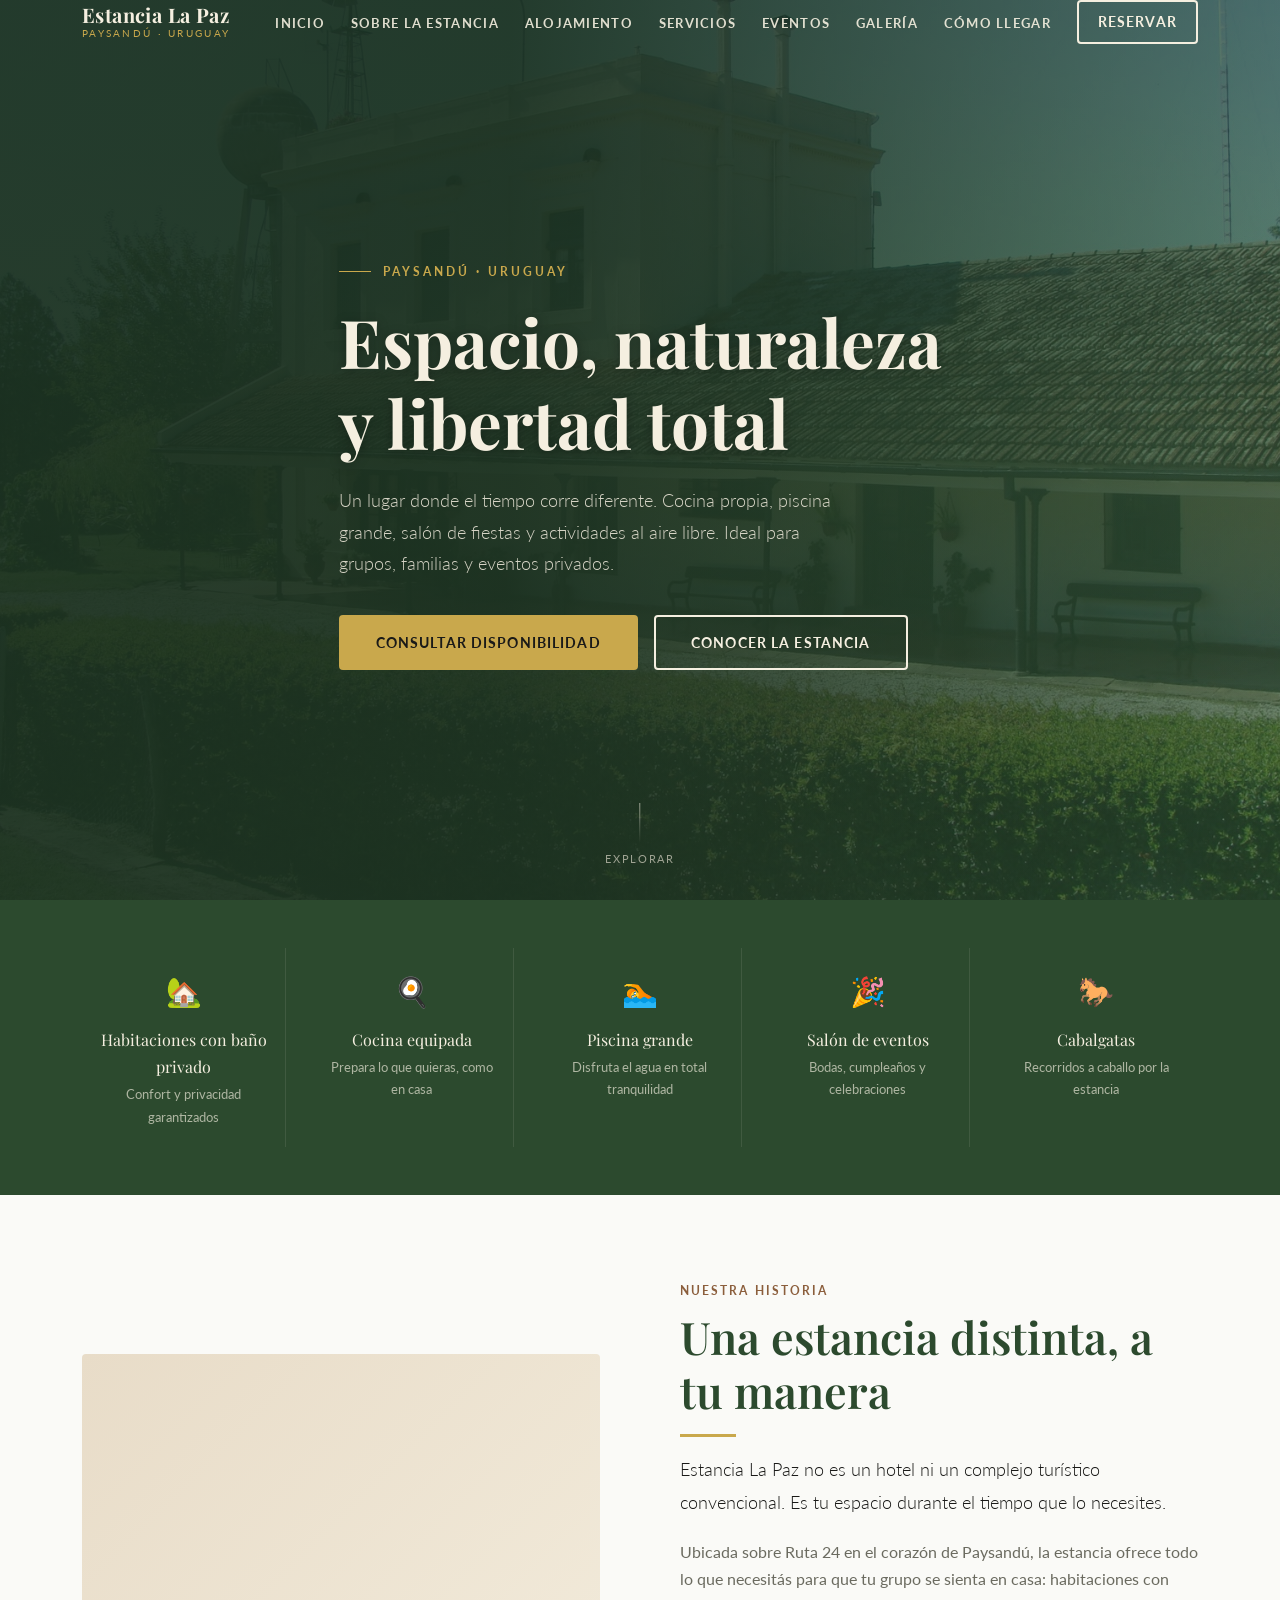
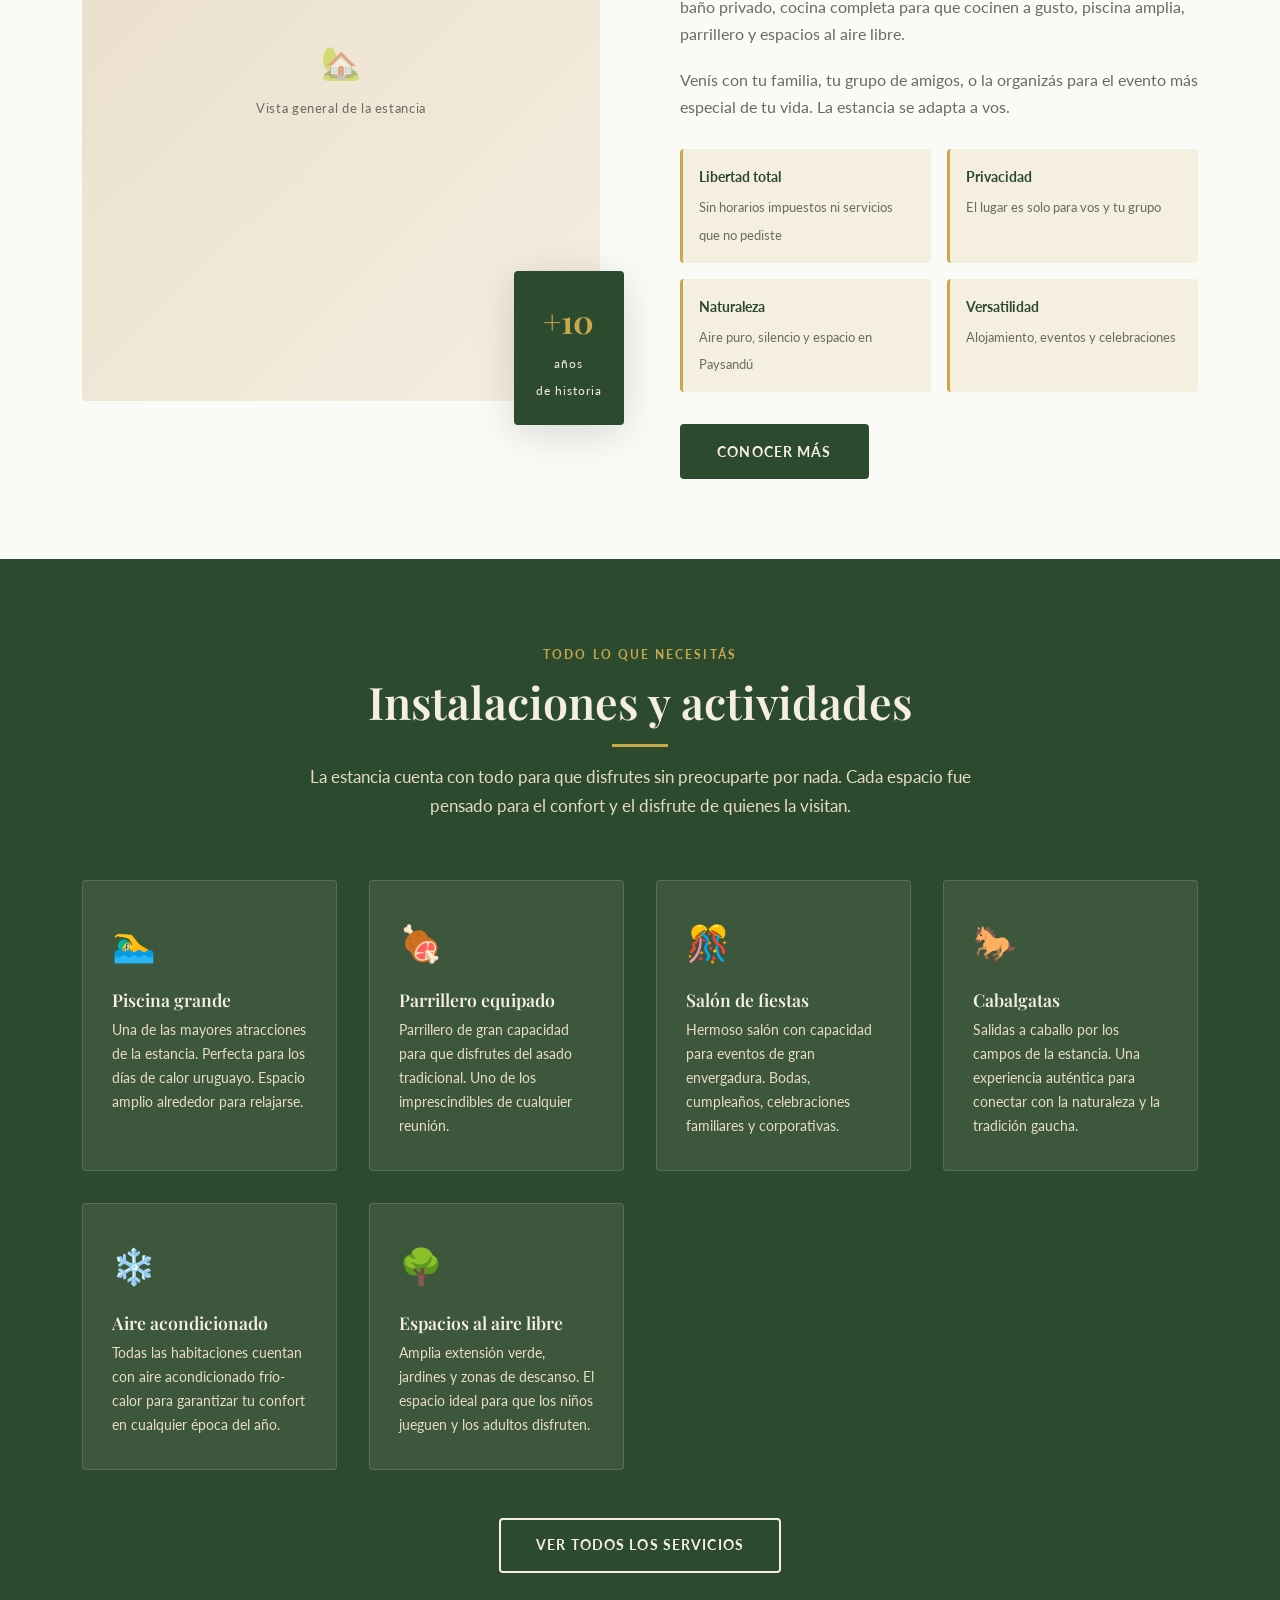
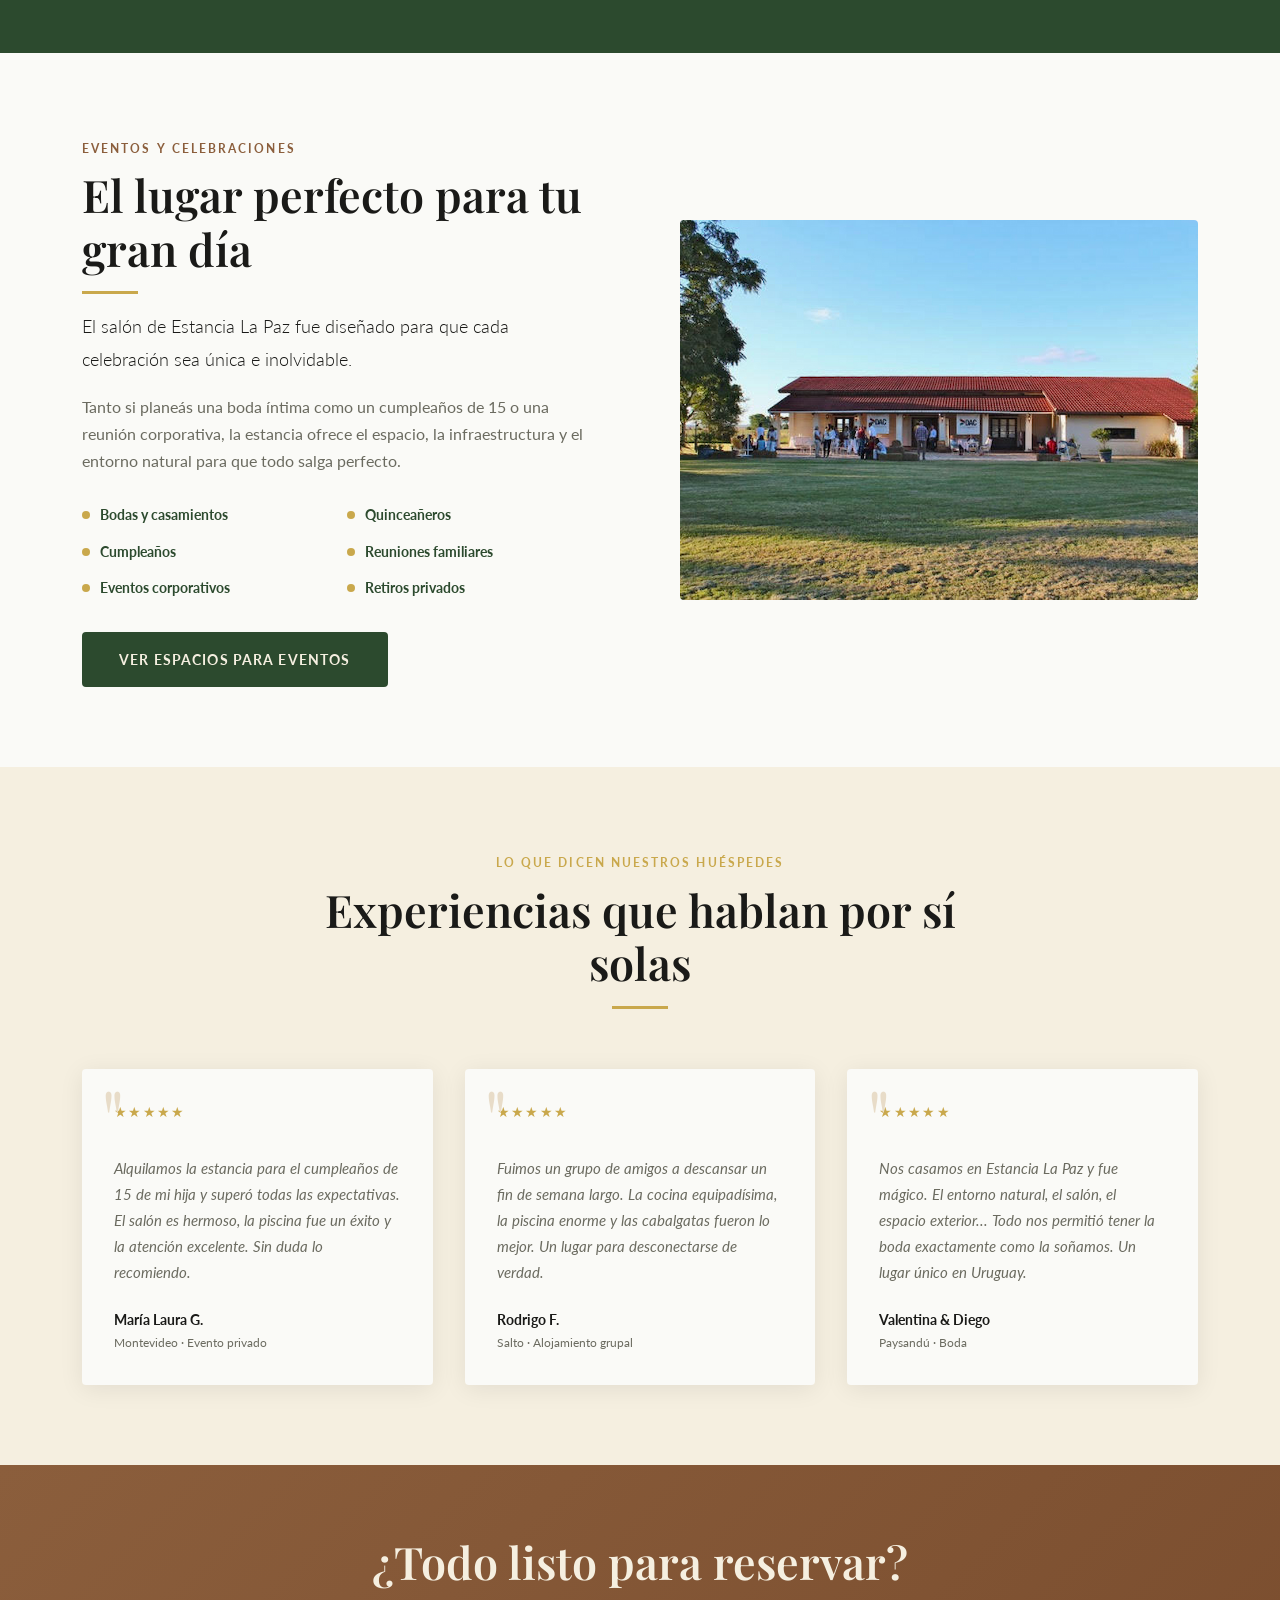
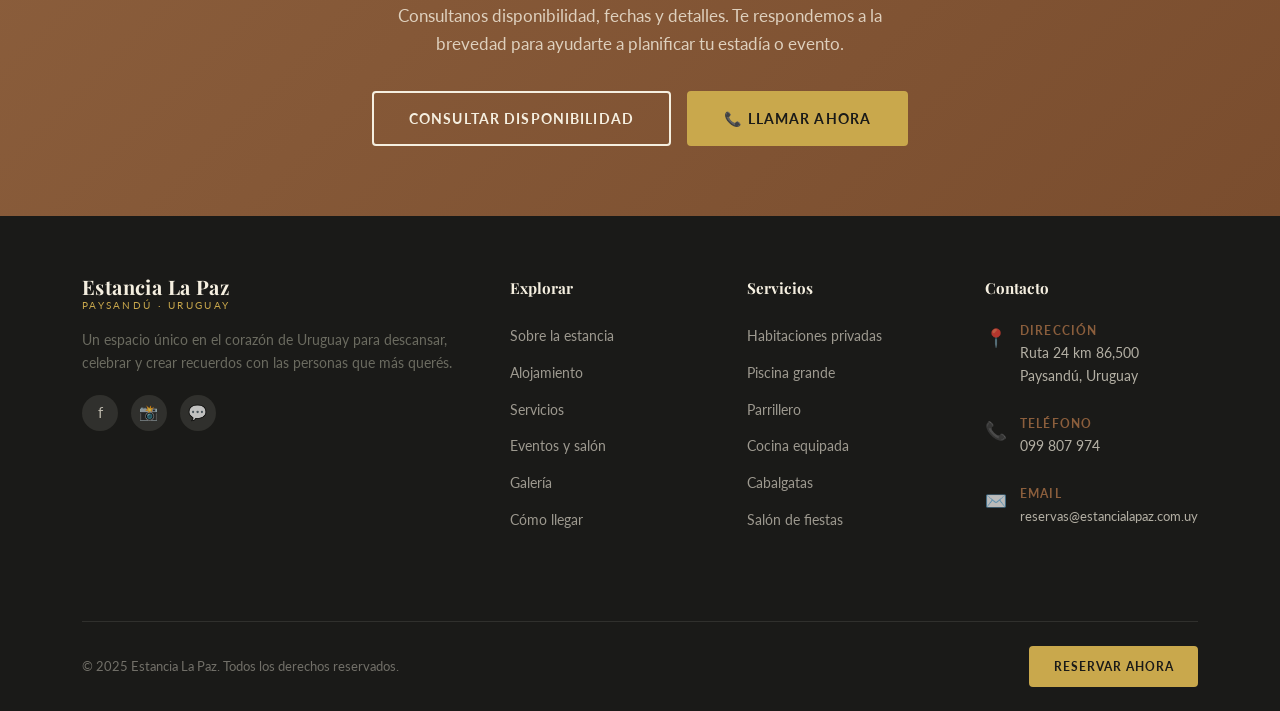
<file: index.html>
<!DOCTYPE html>
<html lang="es">
<head>
  <meta charset="UTF-8">
  <meta name="viewport" content="width=device-width, initial-scale=1.0">
  <meta name="description" content="Estancia La Paz – Alojamiento, eventos y actividades en Paysandú, Uruguay. Piscina, salón de fiestas, cabalgatas y espacios amplios en plena naturaleza.">
  <title>Estancia La Paz | Paysandú, Uruguay</title>
  <link rel="stylesheet" href="css/style.css">
</head>
<body>

<!-- ════════════════════════════════════════════════════════ -->
<!-- NAVBAR                                                   -->
<!-- ════════════════════════════════════════════════════════ -->
<nav id="navbar">
  <div class="container">
    <div class="nav-inner">
      <a href="index.html" class="nav-logo">
        Estancia La Paz
        <span>Paysandú · Uruguay</span>
      </a>
      <ul class="nav-links" role="list">
        <li><a href="index.html" class="nav-link" data-section="inicio">Inicio</a></li>
        <li><a href="sobre.html" class="nav-link">Sobre la Estancia</a></li>
        <li><a href="alojamiento.html" class="nav-link">Alojamiento</a></li>
        <li><a href="servicios.html" class="nav-link">Servicios</a></li>
        <li><a href="eventos.html" class="nav-link">Eventos</a></li>
        <li><a href="galeria.html" class="nav-link">Galería</a></li>
        <li><a href="ubicacion.html" class="nav-link">Cómo Llegar</a></li>
        <li><a href="reservas.html" class="btn btn--borde" style="padding:0.5rem 1.2rem;">Reservar</a></li>
      </ul>
      <button class="hamburger" aria-label="Abrir menú" aria-expanded="false">
        <span></span><span></span><span></span>
      </button>
    </div>
  </div>
</nav>

<!-- ════════════════════════════════════════════════════════ -->
<!-- HERO                                                     -->
<!-- ════════════════════════════════════════════════════════ -->
<section class="hero" id="inicio">
  <div class="hero-bg"></div>

  <!--
    ╔══════════════════════════════════════════════════════╗
    ║  FOTO HERO — REEMPLAZAR                              ║
    ║  Descomenta la siguiente línea y ajusta el src.      ║
    ║  Tamaño recomendado: 1920×1080px, paisaje amplio     ║
    ╚══════════════════════════════════════════════════════╝
    <img src="img/hero-principal.jpg" alt="Vista panorámica de Estancia La Paz" class="hero-img">
  -->

    <img src="img/hero-principal.jpg" alt="Vista panorámica de Estancia La Paz" class="hero-img">
  
  <div class="hero-img-placeholder"></div>
  <div class="hero-overlay"></div>

  <div class="container">
    <div class="hero-content fade-in">
      <div class="hero-eyebrow">Paysandú · Uruguay</div>
      <h1>Espacio, naturaleza<br>y libertad total</h1>
      <p class="lead">Un lugar donde el tiempo corre diferente. Cocina propia, piscina grande, salón de fiestas y actividades al aire libre. Ideal para grupos, familias y eventos privados.</p>
      <div class="hero-actions">
        <a href="reservas.html" class="btn btn--dorado">Consultar disponibilidad</a>
        <a href="sobre.html" class="btn btn--borde">Conocer la estancia</a>
      </div>
    </div>
  </div>

  <div class="hero-scroll" aria-hidden="true">
    <div class="hero-scroll-line"></div>
    <span>Explorar</span>
  </div>
</section>

<!-- ════════════════════════════════════════════════════════ -->
<!-- DESTACADOS                                               -->
<!-- ════════════════════════════════════════════════════════ -->
<div class="destacados">
  <div class="container">
    <div class="destacados-grid">
      <div class="destacado-item fade-in">
        <div class="destacado-icon">🏡</div>
        <div class="destacado-titulo">Habitaciones con baño privado</div>
        <div class="destacado-desc">Confort y privacidad garantizados</div>
      </div>
      <div class="destacado-item fade-in">
        <div class="destacado-icon">🍳</div>
        <div class="destacado-titulo">Cocina equipada</div>
        <div class="destacado-desc">Prepara lo que quieras, como en casa</div>
      </div>
      <div class="destacado-item fade-in">
        <div class="destacado-icon">🏊</div>
        <div class="destacado-titulo">Piscina grande</div>
        <div class="destacado-desc">Disfruta el agua en total tranquilidad</div>
      </div>
      <div class="destacado-item fade-in">
        <div class="destacado-icon">🎉</div>
        <div class="destacado-titulo">Salón de eventos</div>
        <div class="destacado-desc">Bodas, cumpleaños y celebraciones</div>
      </div>
      <div class="destacado-item fade-in">
        <div class="destacado-icon">🐎</div>
        <div class="destacado-titulo">Cabalgatas</div>
        <div class="destacado-desc">Recorridos a caballo por la estancia</div>
      </div>
    </div>
  </div>
</div>

<!-- ════════════════════════════════════════════════════════ -->
<!-- SOBRE LA ESTANCIA (PREVIEW)                              -->
<!-- ════════════════════════════════════════════════════════ -->
<section class="section">
  <div class="container">
    <div class="sobre-grid">
      <div class="sobre-img-wrap fade-in">
        <div class="sobre-img-frame">
          <!--
            ╔════════════════════════════════════════════════╗
            ║  FOTO — VISTA GENERAL / FACHADA                ║
            ║  Reemplazar por: img/sobre-estancia.jpg        ║
            ║  Tamaño recomendado: 800×1000px, orientación   ║
            ║  vertical (ratio 4:5)                          ║
            ╚════════════════════════════════════════════════╝
          -->
          <div class="img-placeholder">
            <span class="icon">🏡</span>
            <span>Vista general de la estancia</span>
          </div>
        </div>
        <div class="sobre-img-badge">
          <strong>+10</strong>
          <span>años<br>de historia</span>
        </div>
      </div>

      <div class="sobre-texto fade-in">
        <span class="etiqueta">Nuestra historia</span>
        <h2>Una estancia distinta, a tu manera</h2>
        <span class="separador separador--izq"></span>
        <p class="lead">Estancia La Paz no es un hotel ni un complejo turístico convencional. Es tu espacio durante el tiempo que lo necesites.</p>
        <p>Ubicada sobre Ruta 24 en el corazón de Paysandú, la estancia ofrece todo lo que necesitás para que tu grupo se sienta en casa: habitaciones con baño privado, cocina completa para que cocinen a gusto, piscina amplia, parrillero y espacios al aire libre.</p>
        <p>Venís con tu familia, tu grupo de amigos, o la organizás para el evento más especial de tu vida. La estancia se adapta a vos.</p>

        <div class="sobre-valores">
          <div class="valor-item">
            <strong>Libertad total</strong>
            <span>Sin horarios impuestos ni servicios que no pediste</span>
          </div>
          <div class="valor-item">
            <strong>Privacidad</strong>
            <span>El lugar es solo para vos y tu grupo</span>
          </div>
          <div class="valor-item">
            <strong>Naturaleza</strong>
            <span>Aire puro, silencio y espacio en Paysandú</span>
          </div>
          <div class="valor-item">
            <strong>Versatilidad</strong>
            <span>Alojamiento, eventos y celebraciones</span>
          </div>
        </div>

        <a href="sobre.html" class="btn btn--primario">Conocer más</a>
      </div>
    </div>
  </div>
</section>

<!-- ════════════════════════════════════════════════════════ -->
<!-- SERVICIOS DESTACADOS                                     -->
<!-- ════════════════════════════════════════════════════════ -->
<section class="section section--verde">
  <div class="container">
    <div class="seccion-intro fade-in">
      <span class="etiqueta">Todo lo que necesitás</span>
      <h2>Instalaciones y actividades</h2>
      <span class="separador"></span>
      <p>La estancia cuenta con todo para que disfrutes sin preocuparte por nada. Cada espacio fue pensado para el confort y el disfrute de quienes la visitan.</p>
    </div>
    <div class="servicios-grid stagger-children">
      <div class="servicio-card fade-in">
        <div class="servicio-icon">🏊‍♂️</div>
        <h3>Piscina grande</h3>
        <p>Una de las mayores atracciones de la estancia. Perfecta para los días de calor uruguayo. Espacio amplio alrededor para relajarse.</p>
      </div>
      <div class="servicio-card fade-in">
        <div class="servicio-icon">🍖</div>
        <h3>Parrillero equipado</h3>
        <p>Parrillero de gran capacidad para que disfrutes del asado tradicional. Uno de los imprescindibles de cualquier reunión.</p>
      </div>
      <div class="servicio-card fade-in">
        <div class="servicio-icon">🎊</div>
        <h3>Salón de fiestas</h3>
        <p>Hermoso salón con capacidad para eventos de gran envergadura. Bodas, cumpleaños, celebraciones familiares y corporativas.</p>
      </div>
      <div class="servicio-card fade-in">
        <div class="servicio-icon">🐎</div>
        <h3>Cabalgatas</h3>
        <p>Salidas a caballo por los campos de la estancia. Una experiencia auténtica para conectar con la naturaleza y la tradición gaucha.</p>
      </div>
      <div class="servicio-card fade-in">
        <div class="servicio-icon">❄️</div>
        <h3>Aire acondicionado</h3>
        <p>Todas las habitaciones cuentan con aire acondicionado frío-calor para garantizar tu confort en cualquier época del año.</p>
      </div>
      <div class="servicio-card fade-in">
        <div class="servicio-icon">🌳</div>
        <h3>Espacios al aire libre</h3>
        <p>Amplia extensión verde, jardines y zonas de descanso. El espacio ideal para que los niños jueguen y los adultos disfruten.</p>
      </div>
    </div>
    <div style="text-align:center; margin-top:3rem;">
      <a href="servicios.html" class="btn btn--borde">Ver todos los servicios</a>
    </div>
  </div>
</section>

<!-- ════════════════════════════════════════════════════════ -->
<!-- EVENTOS PREVIEW                                          -->
<!-- ════════════════════════════════════════════════════════ -->
<section class="section">
  <div class="container">
    <div class="eventos-split">
      <div class="fade-in">
        <span class="etiqueta">Eventos y celebraciones</span>
        <h2>El lugar perfecto para tu gran día</h2>
        <span class="separador separador--izq"></span>
        <p class="lead">El salón de Estancia La Paz fue diseñado para que cada celebración sea única e inolvidable.</p>
        <p>Tanto si planeás una boda íntima como un cumpleaños de 15 o una reunión corporativa, la estancia ofrece el espacio, la infraestructura y el entorno natural para que todo salga perfecto.</p>

        <div class="eventos-tipos">
          <div class="evento-tipo">Bodas y casamientos</div>
          <div class="evento-tipo">Quinceañeros</div>
          <div class="evento-tipo">Cumpleaños</div>
          <div class="evento-tipo">Reuniones familiares</div>
          <div class="evento-tipo">Eventos corporativos</div>
          <div class="evento-tipo">Retiros privados</div>
        </div>

        <a href="eventos.html" class="btn btn--primario">Ver espacios para eventos</a>
      </div>

      <div class="eventos-img-wrap fade-in">
        <div class="eventos-img-frame">
          <!--
            ╔════════════════════════════════════════════════╗
            ║  FOTO — SALÓN DE EVENTOS / FIESTAS             ║
            ║  Reemplazar por: img/salon-fiestas.jpg         ║
            ║  Tamaño recomendado: 900×660px                 ║
            ╚════════════════════════════════════════════════╝
          -->

          <img src="img/salon-fiestas.jpg">
          
          <div class="img-placeholder">
            <span class="icon">🎊</span>
            <span>Salón de fiestas</span>
          </div>
        </div>
      </div>
    </div>
  </div>
</section>

<!-- ════════════════════════════════════════════════════════ -->
<!-- TESTIMONIOS                                              -->
<!-- ════════════════════════════════════════════════════════ -->
<section class="section section--bg">
  <div class="container">
    <div class="seccion-intro fade-in">
      <span class="etiqueta">Lo que dicen nuestros huéspedes</span>
      <h2>Experiencias que hablan por sí solas</h2>
      <span class="separador"></span>
    </div>
    <div class="testimonios-grid stagger-children">
      <div class="testimonio-card fade-in">
        <div class="estrellas">★★★★★</div>
        <p class="testimonio-texto">Alquilamos la estancia para el cumpleaños de 15 de mi hija y superó todas las expectativas. El salón es hermoso, la piscina fue un éxito y la atención excelente. Sin duda lo recomiendo.</p>
        <div class="testimonio-autor">
          <strong>María Laura G.</strong>
          <span>Montevideo · Evento privado</span>
        </div>
      </div>
      <div class="testimonio-card fade-in">
        <div class="estrellas">★★★★★</div>
        <p class="testimonio-texto">Fuimos un grupo de amigos a descansar un fin de semana largo. La cocina equipadísima, la piscina enorme y las cabalgatas fueron lo mejor. Un lugar para desconectarse de verdad.</p>
        <div class="testimonio-autor">
          <strong>Rodrigo F.</strong>
          <span>Salto · Alojamiento grupal</span>
        </div>
      </div>
      <div class="testimonio-card fade-in">
        <div class="estrellas">★★★★★</div>
        <p class="testimonio-texto">Nos casamos en Estancia La Paz y fue mágico. El entorno natural, el salón, el espacio exterior... Todo nos permitió tener la boda exactamente como la soñamos. Un lugar único en Uruguay.</p>
        <div class="testimonio-autor">
          <strong>Valentina & Diego</strong>
          <span>Paysandú · Boda</span>
        </div>
      </div>
    </div>
  </div>
</section>

<!-- ════════════════════════════════════════════════════════ -->
<!-- CTA                                                      -->
<!-- ════════════════════════════════════════════════════════ -->
<section class="cta-banner">
  <div class="container">
    <h2 class="fade-in">¿Todo listo para reservar?</h2>
    <p class="fade-in">Consultanos disponibilidad, fechas y detalles. Te respondemos a la brevedad para ayudarte a planificar tu estadía o evento.</p>
    <div class="btn-group fade-in">
      <a href="reservas.html" class="btn btn--borde">Consultar disponibilidad</a>
      <a href="tel:+59899807974" class="btn btn--dorado">📞 Llamar ahora</a>
    </div>
  </div>
</section>

<!-- ════════════════════════════════════════════════════════ -->
<!-- FOOTER                                                   -->
<!-- ════════════════════════════════════════════════════════ -->
<footer>
  <div class="container">
    <div class="footer-grid">
      <div class="footer-brand">
        <a href="index.html" class="nav-logo" style="color:var(--crema); display:block; margin-bottom:1rem;">
          Estancia La Paz
          <span>Paysandú · Uruguay</span>
        </a>
        <p>Un espacio único en el corazón de Uruguay para descansar, celebrar y crear recuerdos con las personas que más querés.</p>
        <div class="footer-redes">
          <a href="#" class="red-link" title="Facebook" aria-label="Facebook">f</a>
          <a href="#" class="red-link" title="Instagram" aria-label="Instagram">📸</a>
          <a href="https://wa.me/59899807974" class="red-link" title="WhatsApp" aria-label="WhatsApp">💬</a>
        </div>
      </div>

      <div class="footer-col">
        <h5>Explorar</h5>
        <ul>
          <li><a href="sobre.html">Sobre la estancia</a></li>
          <li><a href="alojamiento.html">Alojamiento</a></li>
          <li><a href="servicios.html">Servicios</a></li>
          <li><a href="eventos.html">Eventos y salón</a></li>
          <li><a href="galeria.html">Galería</a></li>
          <li><a href="ubicacion.html">Cómo llegar</a></li>
        </ul>
      </div>

      <div class="footer-col">
        <h5>Servicios</h5>
        <ul>
          <li><a href="alojamiento.html">Habitaciones privadas</a></li>
          <li><a href="servicios.html">Piscina grande</a></li>
          <li><a href="servicios.html">Parrillero</a></li>
          <li><a href="servicios.html">Cocina equipada</a></li>
          <li><a href="servicios.html">Cabalgatas</a></li>
          <li><a href="eventos.html">Salón de fiestas</a></li>
        </ul>
      </div>

      <div class="footer-col">
        <h5>Contacto</h5>
        <div class="datos-contacto" style="gap:0.8rem;">
          <div class="dato-item">
            <span class="dato-icon">📍</span>
            <div>
              <strong>Dirección</strong>
              Ruta 24 km 86,500<br>Paysandú, Uruguay
            </div>
          </div>
          <div class="dato-item">
            <span class="dato-icon">📞</span>
            <div>
              <strong>Teléfono</strong>
              <a href="tel:+59899807974" style="color:rgba(245,239,224,0.7)">099 807 974</a>
            </div>
          </div>
          <div class="dato-item">
            <span class="dato-icon">✉️</span>
            <div>
              <strong>Email</strong>
              <a href="mailto:reservas@estancialapaz.com.uy" style="color:rgba(245,239,224,0.7); font-size:0.82rem;">reservas@estancialapaz.com.uy</a>
            </div>
          </div>
        </div>
      </div>
    </div>

    <div class="footer-bottom">
      <span>© 2025 Estancia La Paz. Todos los derechos reservados.</span>
      <a href="reservas.html" class="btn btn--dorado" style="padding:0.5rem 1.4rem; font-size:0.78rem;">Reservar ahora</a>
    </div>
  </div>
</footer>

<script src="js/main.js"></script>
</body>
</html>
</file>
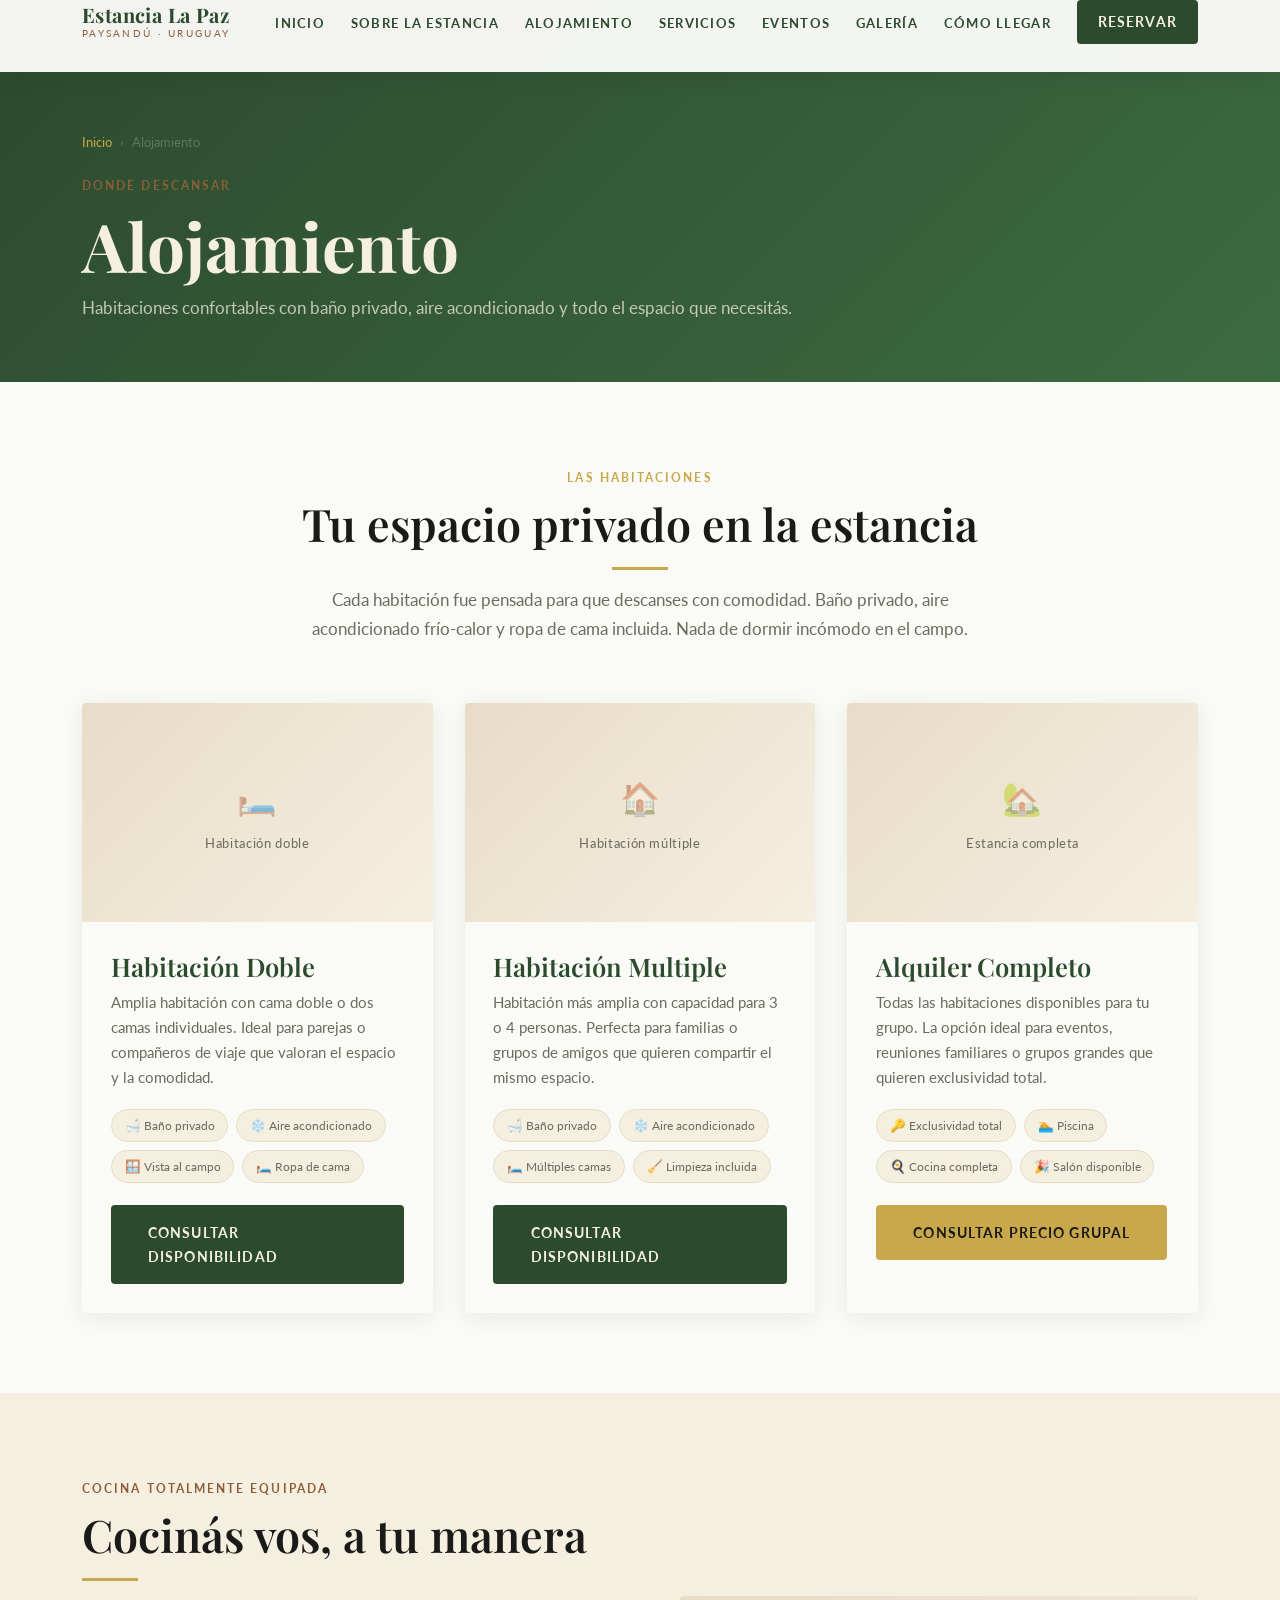
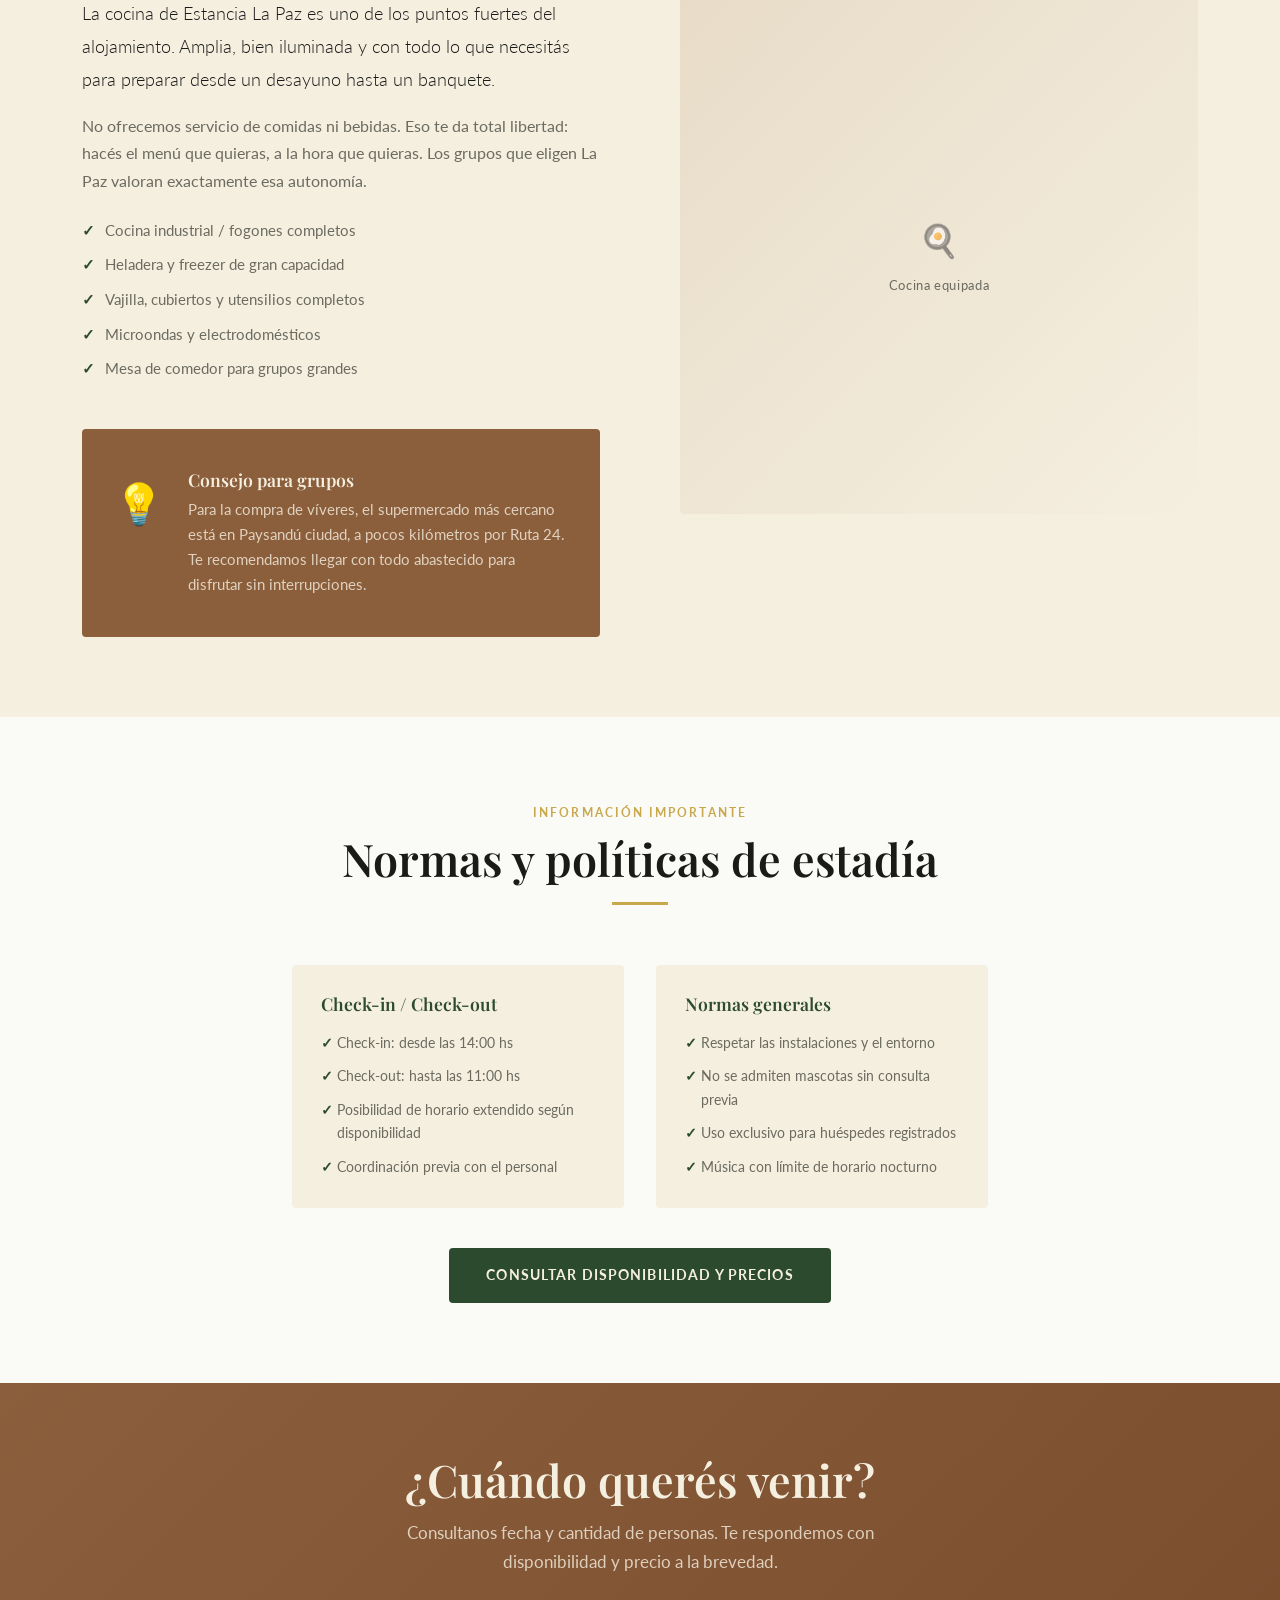
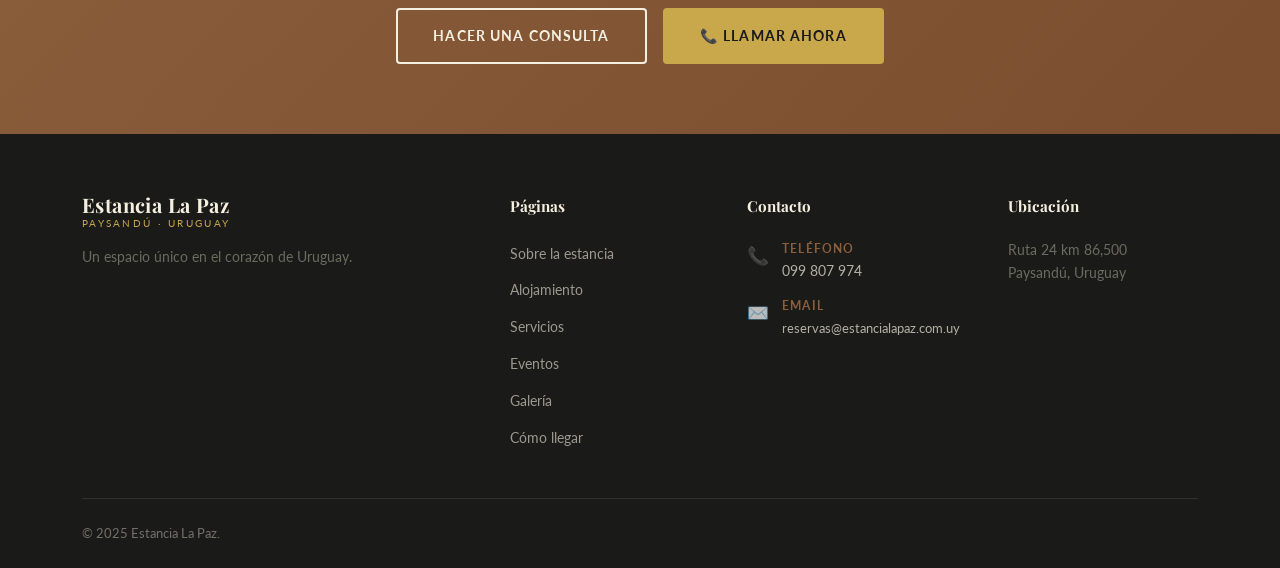
<file: alojamiento.html>
<!DOCTYPE html>
<html lang="es">
<head>
  <meta charset="UTF-8">
  <meta name="viewport" content="width=device-width, initial-scale=1.0">
  <meta name="description" content="Habitaciones con baño privado y aire acondicionado en Estancia La Paz, Paysandú. Cocina equipada y espacios amplios para grupos.">
  <title>Alojamiento | Estancia La Paz</title>
  <link rel="stylesheet" href="css/style.css">
</head>
<body>

<nav id="navbar" class="nav-light">
  <div class="container">
    <div class="nav-inner">
      <a href="index.html" class="nav-logo">Estancia La Paz<span>Paysandú · Uruguay</span></a>
      <ul class="nav-links" role="list">
        <li><a href="index.html" class="nav-link">Inicio</a></li>
        <li><a href="sobre.html" class="nav-link">Sobre la Estancia</a></li>
        <li><a href="alojamiento.html" class="nav-link">Alojamiento</a></li>
        <li><a href="servicios.html" class="nav-link">Servicios</a></li>
        <li><a href="eventos.html" class="nav-link">Eventos</a></li>
        <li><a href="galeria.html" class="nav-link">Galería</a></li>
        <li><a href="ubicacion.html" class="nav-link">Cómo Llegar</a></li>
        <li><a href="reservas.html" class="btn btn--primario" style="padding:0.5rem 1.2rem;">Reservar</a></li>
      </ul>
      <button class="hamburger" aria-label="Abrir menú" aria-expanded="false"><span></span><span></span><span></span></button>
    </div>
  </div>
</nav>

<div class="page-hero">
  <div class="container">
    <div class="breadcrumb"><a href="index.html">Inicio</a><span>›</span><span>Alojamiento</span></div>
    <span class="etiqueta">Donde descansar</span>
    <h1>Alojamiento</h1>
    <p>Habitaciones confortables con baño privado, aire acondicionado y todo el espacio que necesitás.</p>
  </div>
</div>

<!-- HABITACIONES -->
<section class="section">
  <div class="container">
    <div class="seccion-intro fade-in">
      <span class="etiqueta">Las habitaciones</span>
      <h2>Tu espacio privado en la estancia</h2>
      <span class="separador"></span>
      <p>Cada habitación fue pensada para que descanses con comodidad. Baño privado, aire acondicionado frío-calor y ropa de cama incluida. Nada de dormir incómodo en el campo.</p>
    </div>

    <div class="aloj-grid stagger-children">

      <div class="aloj-card fade-in">
        <div class="aloj-card-img">
          <!--
            ╔══════════════════════════════════════════════════╗
            ║  FOTO — HABITACIÓN DOBLE                         ║
            ║  Reemplazar por: img/hab-doble.jpg               ║
            ║  Tamaño: 800×500px                               ║
            ╚══════════════════════════════════════════════════╝
          -->
          <div class="img-placeholder"><span class="icon">🛏️</span><span>Habitación doble</span></div>
        </div>
        <div class="aloj-card-body">
          <h3>Habitación Doble</h3>
          <p>Amplia habitación con cama doble o dos camas individuales. Ideal para parejas o compañeros de viaje que valoran el espacio y la comodidad.</p>
          <div class="amenidades">
            <span class="amenidad">🛁 Baño privado</span>
            <span class="amenidad">❄️ Aire acondicionado</span>
            <span class="amenidad">🪟 Vista al campo</span>
            <span class="amenidad">🛏️ Ropa de cama</span>
          </div>
          <a href="reservas.html" class="btn btn--primario">Consultar disponibilidad</a>
        </div>
      </div>

      <div class="aloj-card fade-in">
        <div class="aloj-card-img">
          <!--
            ╔══════════════════════════════════════════════════╗
            ║  FOTO — HABITACIÓN MÚLTIPLE                      ║
            ║  Reemplazar por: img/hab-multiple.jpg            ║
            ║  Tamaño: 800×500px                               ║
            ╚══════════════════════════════════════════════════╝
          -->
          <div class="img-placeholder"><span class="icon">🏠</span><span>Habitación múltiple</span></div>
        </div>
        <div class="aloj-card-body">
          <h3>Habitación Multiple</h3>
          <p>Habitación más amplia con capacidad para 3 o 4 personas. Perfecta para familias o grupos de amigos que quieren compartir el mismo espacio.</p>
          <div class="amenidades">
            <span class="amenidad">🛁 Baño privado</span>
            <span class="amenidad">❄️ Aire acondicionado</span>
            <span class="amenidad">🛏️ Múltiples camas</span>
            <span class="amenidad">🧹 Limpieza incluida</span>
          </div>
          <a href="reservas.html" class="btn btn--primario">Consultar disponibilidad</a>
        </div>
      </div>

      <div class="aloj-card fade-in">
        <div class="aloj-card-img">
          <!--
            ╔══════════════════════════════════════════════════╗
            ║  FOTO — ALOJAMIENTO COMPLETO                     ║
            ║  Reemplazar por: img/hab-completo.jpg            ║
            ║  Tamaño: 800×500px                               ║
            ╚══════════════════════════════════════════════════╝
          -->
          <div class="img-placeholder"><span class="icon">🏡</span><span>Estancia completa</span></div>
        </div>
        <div class="aloj-card-body">
          <h3>Alquiler Completo</h3>
          <p>Todas las habitaciones disponibles para tu grupo. La opción ideal para eventos, reuniones familiares o grupos grandes que quieren exclusividad total.</p>
          <div class="amenidades">
            <span class="amenidad">🔑 Exclusividad total</span>
            <span class="amenidad">🏊 Piscina</span>
            <span class="amenidad">🍳 Cocina completa</span>
            <span class="amenidad">🎉 Salón disponible</span>
          </div>
          <a href="reservas.html" class="btn btn--dorado">Consultar precio grupal</a>
        </div>
      </div>

    </div>
  </div>
</section>

<!-- COCINA -->
<section class="section section--bg">
  <div class="container">
    <div class="sobre-grid">
      <div class="fade-in">
        <span class="etiqueta">Cocina totalmente equipada</span>
        <h2>Cocinás vos, a tu manera</h2>
        <span class="separador separador--izq"></span>
        <p class="lead">La cocina de Estancia La Paz es uno de los puntos fuertes del alojamiento. Amplia, bien iluminada y con todo lo que necesitás para preparar desde un desayuno hasta un banquete.</p>
        <p>No ofrecemos servicio de comidas ni bebidas. Eso te da total libertad: hacés el menú que quieras, a la hora que quieras. Los grupos que eligen La Paz valoran exactamente esa autonomía.</p>
        <ul style="margin:1.5rem 0; display:flex; flex-direction:column; gap:0.6rem;">
          <li style="display:flex; gap:0.6rem; align-items:center; font-size:0.92rem; color:var(--gris)"><span style="color:var(--verde); font-weight:700;">✓</span> Cocina industrial / fogones completos</li>
          <li style="display:flex; gap:0.6rem; align-items:center; font-size:0.92rem; color:var(--gris)"><span style="color:var(--verde); font-weight:700;">✓</span> Heladera y freezer de gran capacidad</li>
          <li style="display:flex; gap:0.6rem; align-items:center; font-size:0.92rem; color:var(--gris)"><span style="color:var(--verde); font-weight:700;">✓</span> Vajilla, cubiertos y utensilios completos</li>
          <li style="display:flex; gap:0.6rem; align-items:center; font-size:0.92rem; color:var(--gris)"><span style="color:var(--verde); font-weight:700;">✓</span> Microondas y electrodomésticos</li>
          <li style="display:flex; gap:0.6rem; align-items:center; font-size:0.92rem; color:var(--gris)"><span style="color:var(--verde); font-weight:700;">✓</span> Mesa de comedor para grupos grandes</li>
        </ul>
        <div class="cocina-banner">
          <div class="cocina-banner-icon">💡</div>
          <div>
            <h4>Consejo para grupos</h4>
            <p>Para la compra de víveres, el supermercado más cercano está en Paysandú ciudad, a pocos kilómetros por Ruta 24. Te recomendamos llegar con todo abastecido para disfrutar sin interrupciones.</p>
          </div>
        </div>
      </div>
      <div class="fade-in">
        <div class="sobre-img-frame" style="aspect-ratio:1/1; border-radius:4px; overflow:hidden;">
          <!--
            ╔════════════════════════════════════════════════╗
            ║  FOTO — COCINA EQUIPADA                        ║
            ║  Reemplazar por: img/cocina.jpg                ║
            ║  Tamaño: 700×700px                             ║
            ╚════════════════════════════════════════════════╝
          -->
          <div class="img-placeholder"><span class="icon">🍳</span><span>Cocina equipada</span></div>
        </div>
      </div>
    </div>
  </div>
</section>

<!-- NORMAS -->
<section class="section">
  <div class="container container--narrow">
    <div class="seccion-intro fade-in">
      <span class="etiqueta">Información importante</span>
      <h2>Normas y políticas de estadía</h2>
      <span class="separador"></span>
    </div>
    <div style="display:grid; grid-template-columns:1fr 1fr; gap:2rem;" class="fade-in">
      <div class="info-box">
        <h4>Check-in / Check-out</h4>
        <ul class="politica-lista">
          <li>Check-in: desde las 14:00 hs</li>
          <li>Check-out: hasta las 11:00 hs</li>
          <li>Posibilidad de horario extendido según disponibilidad</li>
          <li>Coordinación previa con el personal</li>
        </ul>
      </div>
      <div class="info-box">
        <h4>Normas generales</h4>
        <ul class="politica-lista">
          <li>Respetar las instalaciones y el entorno</li>
          <li>No se admiten mascotas sin consulta previa</li>
          <li>Uso exclusivo para huéspedes registrados</li>
          <li>Música con límite de horario nocturno</li>
        </ul>
      </div>
    </div>
    <div style="text-align:center; margin-top:2.5rem;" class="fade-in">
      <a href="reservas.html" class="btn btn--primario">Consultar disponibilidad y precios</a>
    </div>
  </div>
</section>

<section class="cta-banner">
  <div class="container">
    <h2 class="fade-in">¿Cuándo querés venir?</h2>
    <p class="fade-in">Consultanos fecha y cantidad de personas. Te respondemos con disponibilidad y precio a la brevedad.</p>
    <div class="btn-group fade-in">
      <a href="reservas.html" class="btn btn--borde">Hacer una consulta</a>
      <a href="tel:+59899807974" class="btn btn--dorado">📞 Llamar ahora</a>
    </div>
  </div>
</section>

<footer>
  <div class="container">
    <div class="footer-grid">
      <div class="footer-brand"><a href="index.html" class="nav-logo" style="color:var(--crema);display:block;margin-bottom:1rem;">Estancia La Paz<span>Paysandú · Uruguay</span></a><p>Un espacio único en el corazón de Uruguay.</p></div>
      <div class="footer-col"><h5>Páginas</h5><ul><li><a href="sobre.html">Sobre la estancia</a></li><li><a href="alojamiento.html">Alojamiento</a></li><li><a href="servicios.html">Servicios</a></li><li><a href="eventos.html">Eventos</a></li><li><a href="galeria.html">Galería</a></li><li><a href="ubicacion.html">Cómo llegar</a></li></ul></div>
      <div class="footer-col"><h5>Contacto</h5><div class="dato-item" style="margin-bottom:0.8rem;"><span class="dato-icon">📞</span><div><strong>Teléfono</strong><a href="tel:+59899807974" style="color:rgba(245,239,224,0.7)">099 807 974</a></div></div><div class="dato-item"><span class="dato-icon">✉️</span><div><strong>Email</strong><a href="mailto:reservas@estancialapaz.com.uy" style="color:rgba(245,239,224,0.7);font-size:0.82rem;">reservas@estancialapaz.com.uy</a></div></div></div>
      <div class="footer-col"><h5>Ubicación</h5><p style="font-size:0.85rem;">Ruta 24 km 86,500<br>Paysandú, Uruguay</p></div>
    </div>
    <div class="footer-bottom"><span>© 2025 Estancia La Paz.</span></div>
  </div>
</footer>

<script src="js/main.js"></script>
</body>
</html>
</file>
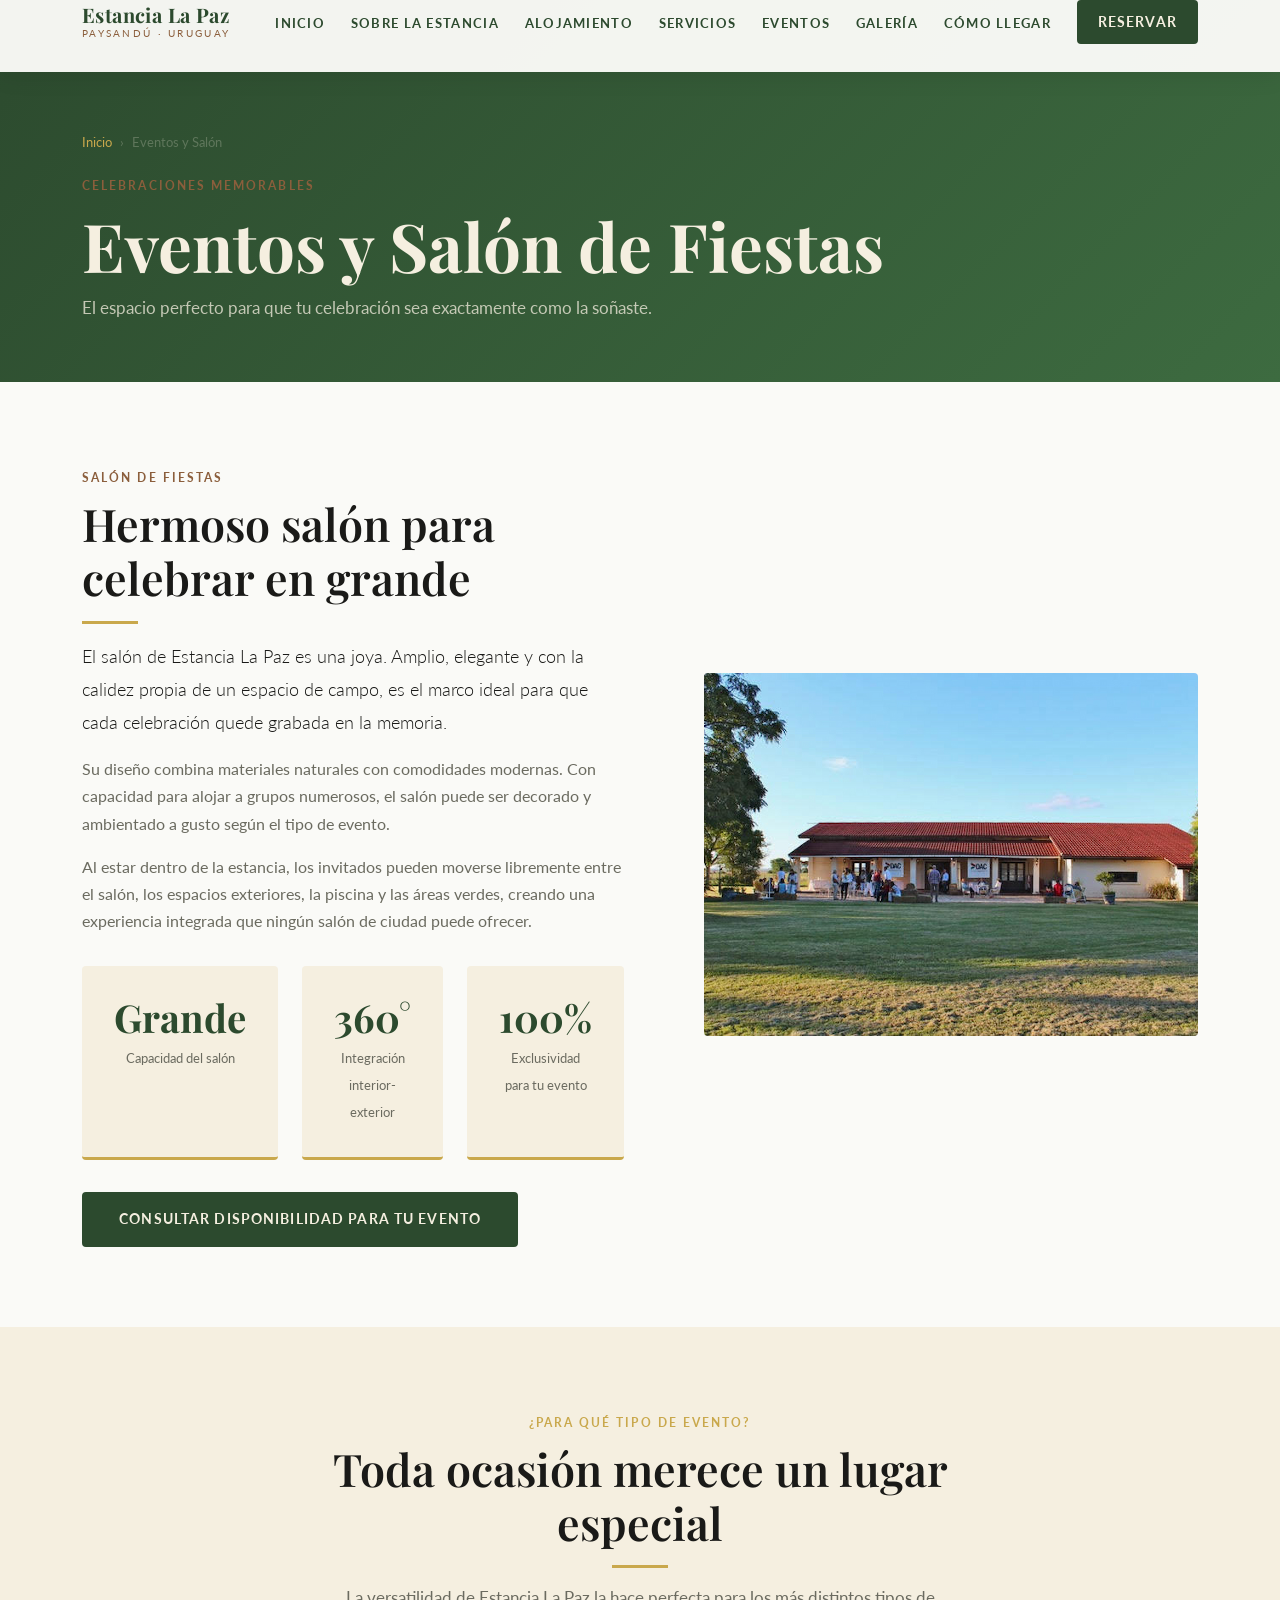
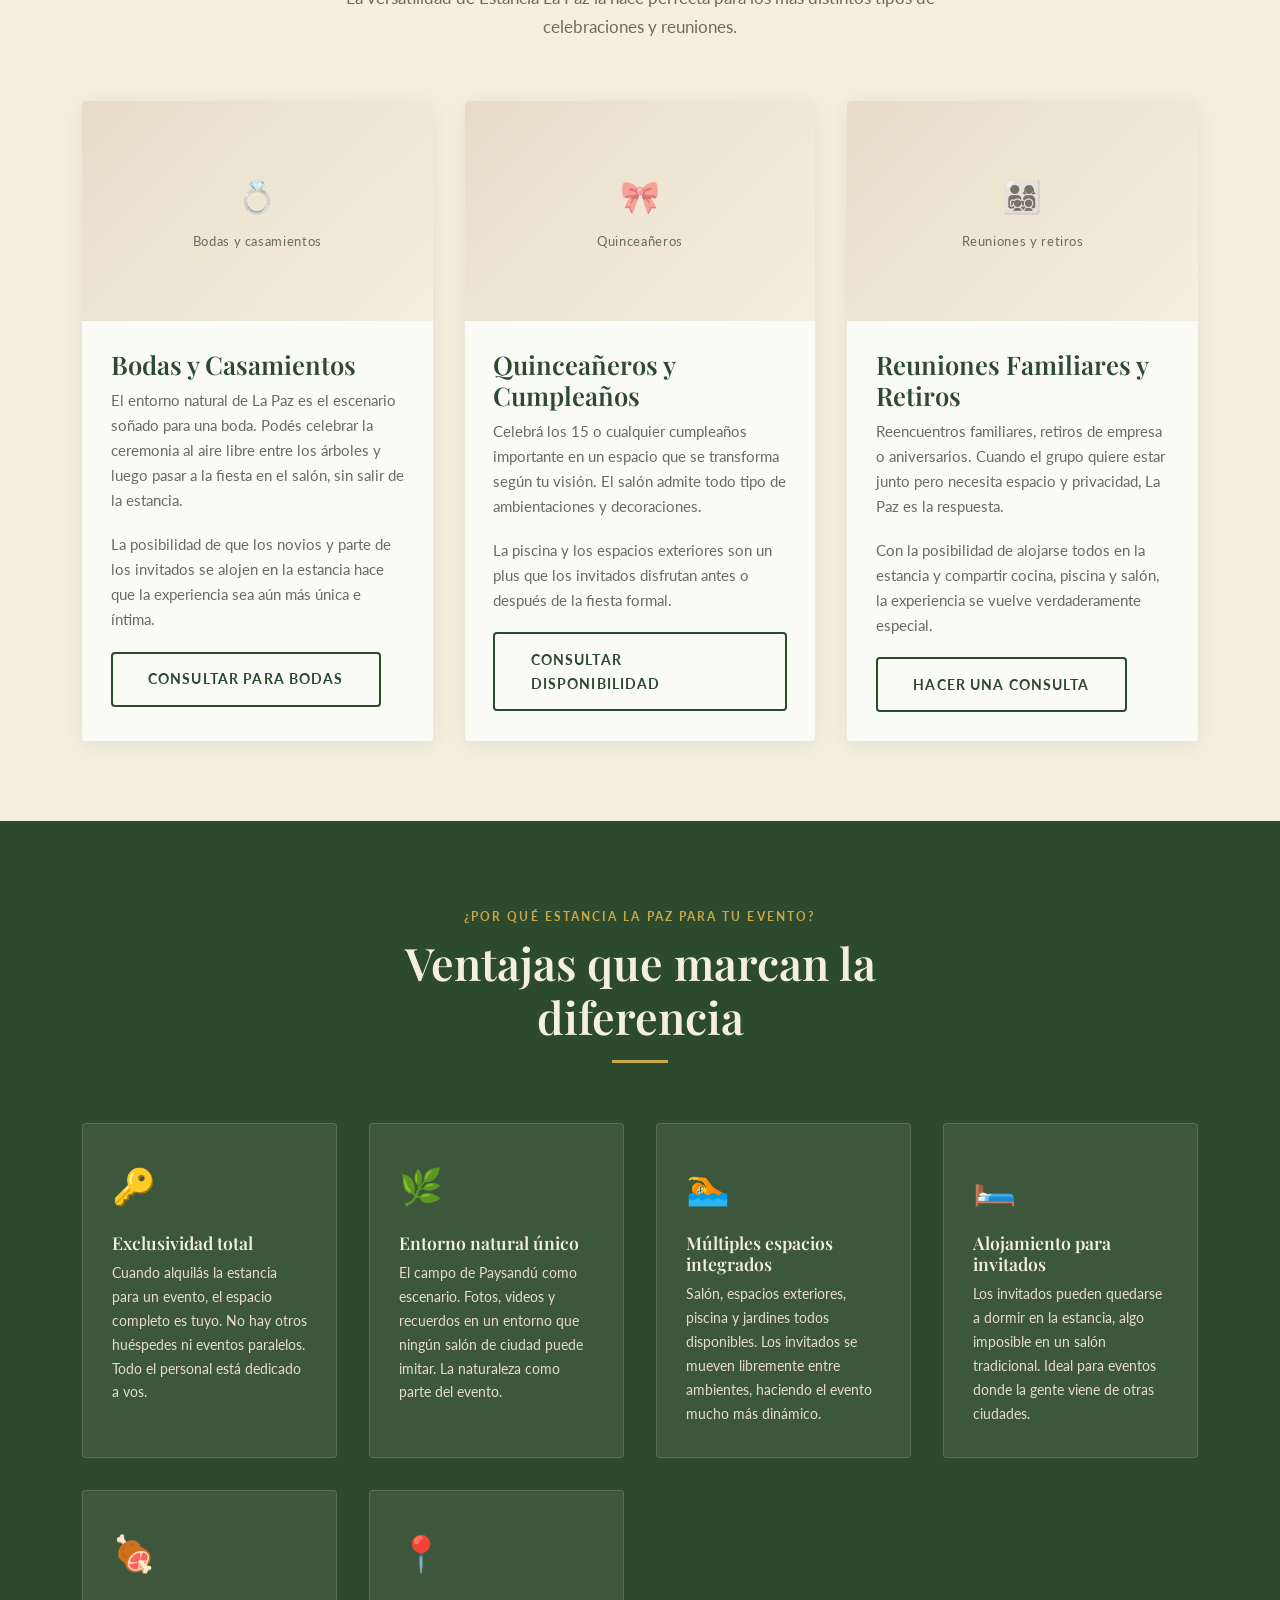
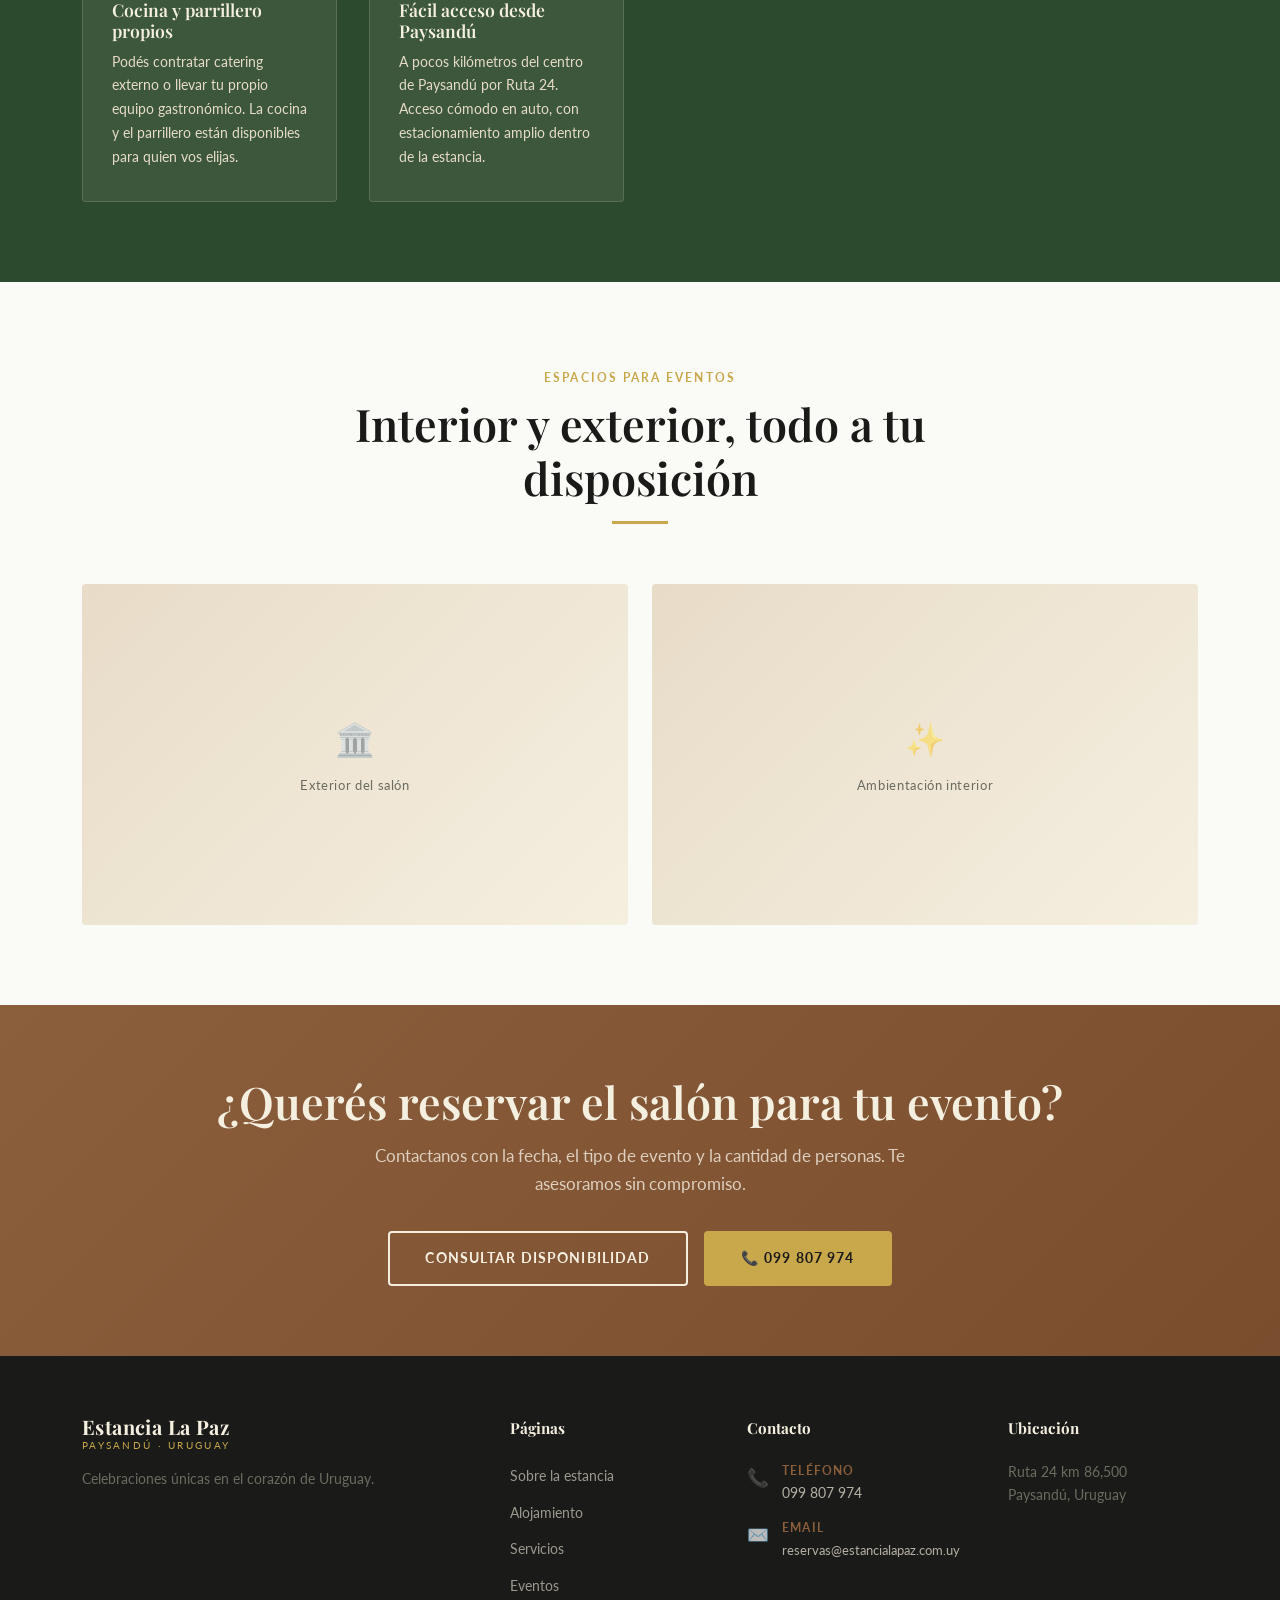
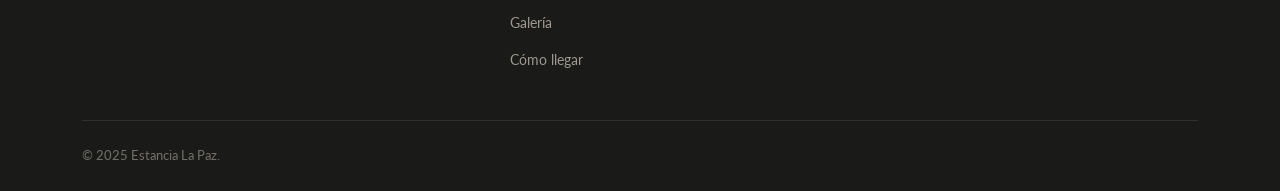
<file: eventos.html>
<!DOCTYPE html>
<html lang="es">
<head>
  <meta charset="UTF-8">
  <meta name="viewport" content="width=device-width, initial-scale=1.0">
  <meta name="description" content="Salón de fiestas y eventos en Estancia La Paz, Paysandú. Bodas, quinceañeros, cumpleaños y eventos privados en un entorno natural único.">
  <title>Eventos y Salón | Estancia La Paz</title>
  <link rel="stylesheet" href="css/style.css">
</head>
<body>

<nav id="navbar" class="nav-light">
  <div class="container">
    <div class="nav-inner">
      <a href="index.html" class="nav-logo">Estancia La Paz<span>Paysandú · Uruguay</span></a>
      <ul class="nav-links" role="list">
        <li><a href="index.html" class="nav-link">Inicio</a></li>
        <li><a href="sobre.html" class="nav-link">Sobre la Estancia</a></li>
        <li><a href="alojamiento.html" class="nav-link">Alojamiento</a></li>
        <li><a href="servicios.html" class="nav-link">Servicios</a></li>
        <li><a href="eventos.html" class="nav-link">Eventos</a></li>
        <li><a href="galeria.html" class="nav-link">Galería</a></li>
        <li><a href="ubicacion.html" class="nav-link">Cómo Llegar</a></li>
        <li><a href="reservas.html" class="btn btn--primario" style="padding:0.5rem 1.2rem;">Reservar</a></li>
      </ul>
      <button class="hamburger" aria-label="Abrir menú" aria-expanded="false"><span></span><span></span><span></span></button>
    </div>
  </div>
</nav>

<div class="page-hero">
  <div class="container">
    <div class="breadcrumb"><a href="index.html">Inicio</a><span>›</span><span>Eventos y Salón</span></div>
    <span class="etiqueta">Celebraciones memorables</span>
    <h1>Eventos y Salón de Fiestas</h1>
    <p>El espacio perfecto para que tu celebración sea exactamente como la soñaste.</p>
  </div>
</div>

<!-- SALÓN PRINCIPAL -->
<section class="section">
  <div class="container">
    <div class="eventos-split">
      <div class="fade-in">
        <span class="etiqueta">Salón de fiestas</span>
        <h2>Hermoso salón para celebrar en grande</h2>
        <span class="separador separador--izq"></span>
        <p class="lead">El salón de Estancia La Paz es una joya. Amplio, elegante y con la calidez propia de un espacio de campo, es el marco ideal para que cada celebración quede grabada en la memoria.</p>
        <p>Su diseño combina materiales naturales con comodidades modernas. Con capacidad para alojar a grupos numerosos, el salón puede ser decorado y ambientado a gusto según el tipo de evento.</p>
        <p>Al estar dentro de la estancia, los invitados pueden moverse libremente entre el salón, los espacios exteriores, la piscina y las áreas verdes, creando una experiencia integrada que ningún salón de ciudad puede ofrecer.</p>

        <div class="capacidad-grid" style="margin:2rem 0;">
          <div class="capacidad-stat">
            <strong>Grande</strong>
            <span>Capacidad del salón</span>
          </div>
          <div class="capacidad-stat">
            <strong>360°</strong>
            <span>Integración interior-exterior</span>
          </div>
          <div class="capacidad-stat">
            <strong>100%</strong>
            <span>Exclusividad para tu evento</span>
          </div>
        </div>
        <a href="reservas.html" class="btn btn--primario">Consultar disponibilidad para tu evento</a>
      </div>
      <div class="eventos-img-wrap fade-in">
        <div class="eventos-img-frame">
          <!--
            ╔════════════════════════════════════════════════╗
            ║  FOTO — SALÓN DE FIESTAS INTERIOR              ║
            ║  Reemplazar por: img/salon-interior.jpg        ║
            ║  Tamaño: 900×660px                             ║
            ╚════════════════════════════════════════════════╝
          -->

           <img src="img/salon-interior.jpg">
          
          <div class="img-placeholder"><span class="icon">🎊</span><span>Salón de fiestas interior</span></div>
        </div>
      </div>
    </div>
  </div>
</section>

<!-- TIPOS DE EVENTOS -->
<section class="section section--bg">
  <div class="container">
    <div class="seccion-intro fade-in">
      <span class="etiqueta">¿Para qué tipo de evento?</span>
      <h2>Toda ocasión merece un lugar especial</h2>
      <span class="separador"></span>
      <p>La versatilidad de Estancia La Paz la hace perfecta para los más distintos tipos de celebraciones y reuniones.</p>
    </div>

    <div class="aloj-grid stagger-children">
      <div class="aloj-card fade-in">
        <div class="aloj-card-img">
          <!--
            ╔════════════════════════════════════════════════╗
            ║  FOTO — BODA / CEREMONIA                       ║
            ║  Reemplazar por: img/eventos-boda.jpg          ║
            ╚════════════════════════════════════════════════╝
          -->
          <div class="img-placeholder"><span class="icon">💍</span><span>Bodas y casamientos</span></div>
        </div>
        <div class="aloj-card-body">
          <h3>Bodas y Casamientos</h3>
          <p>El entorno natural de La Paz es el escenario soñado para una boda. Podés celebrar la ceremonia al aire libre entre los árboles y luego pasar a la fiesta en el salón, sin salir de la estancia.</p>
          <p>La posibilidad de que los novios y parte de los invitados se alojen en la estancia hace que la experiencia sea aún más única e íntima.</p>
          <a href="reservas.html" class="btn btn--borde-oscuro">Consultar para bodas</a>
        </div>
      </div>

      <div class="aloj-card fade-in">
        <div class="aloj-card-img">
          <!--
            ╔════════════════════════════════════════════════╗
            ║  FOTO — QUINCEAÑERO / FIESTA DE 15             ║
            ║  Reemplazar por: img/eventos-15.jpg            ║
            ╚════════════════════════════════════════════════╝
          -->
          <div class="img-placeholder"><span class="icon">🎀</span><span>Quinceañeros</span></div>
        </div>
        <div class="aloj-card-body">
          <h3>Quinceañeros y Cumpleaños</h3>
          <p>Celebrá los 15 o cualquier cumpleaños importante en un espacio que se transforma según tu visión. El salón admite todo tipo de ambientaciones y decoraciones.</p>
          <p>La piscina y los espacios exteriores son un plus que los invitados disfrutan antes o después de la fiesta formal.</p>
          <a href="reservas.html" class="btn btn--borde-oscuro">Consultar disponibilidad</a>
        </div>
      </div>

      <div class="aloj-card fade-in">
        <div class="aloj-card-img">
          <!--
            ╔════════════════════════════════════════════════╗
            ║  FOTO — REUNIÓN FAMILIAR / CORPORATIVA         ║
            ║  Reemplazar por: img/eventos-reunion.jpg       ║
            ╚════════════════════════════════════════════════╝
          -->
          <div class="img-placeholder"><span class="icon">👨‍👩‍👧‍👦</span><span>Reuniones y retiros</span></div>
        </div>
        <div class="aloj-card-body">
          <h3>Reuniones Familiares y Retiros</h3>
          <p>Reencuentros familiares, retiros de empresa o aniversarios. Cuando el grupo quiere estar junto pero necesita espacio y privacidad, La Paz es la respuesta.</p>
          <p>Con la posibilidad de alojarse todos en la estancia y compartir cocina, piscina y salón, la experiencia se vuelve verdaderamente especial.</p>
          <a href="reservas.html" class="btn btn--borde-oscuro">Hacer una consulta</a>
        </div>
      </div>
    </div>
  </div>
</section>

<!-- BENEFICIOS PARA EVENTOS -->
<section class="section section--verde">
  <div class="container">
    <div class="seccion-intro fade-in">
      <span class="etiqueta">¿Por qué Estancia La Paz para tu evento?</span>
      <h2>Ventajas que marcan la diferencia</h2>
      <span class="separador"></span>
    </div>
    <div class="servicios-grid stagger-children">
      <div class="servicio-card fade-in">
        <div class="servicio-icon">🔑</div>
        <h3>Exclusividad total</h3>
        <p>Cuando alquilás la estancia para un evento, el espacio completo es tuyo. No hay otros huéspedes ni eventos paralelos. Todo el personal está dedicado a vos.</p>
      </div>
      <div class="servicio-card fade-in">
        <div class="servicio-icon">🌿</div>
        <h3>Entorno natural único</h3>
        <p>El campo de Paysandú como escenario. Fotos, videos y recuerdos en un entorno que ningún salón de ciudad puede imitar. La naturaleza como parte del evento.</p>
      </div>
      <div class="servicio-card fade-in">
        <div class="servicio-icon">🏊</div>
        <h3>Múltiples espacios integrados</h3>
        <p>Salón, espacios exteriores, piscina y jardines todos disponibles. Los invitados se mueven libremente entre ambientes, haciendo el evento mucho más dinámico.</p>
      </div>
      <div class="servicio-card fade-in">
        <div class="servicio-icon">🛏️</div>
        <h3>Alojamiento para invitados</h3>
        <p>Los invitados pueden quedarse a dormir en la estancia, algo imposible en un salón tradicional. Ideal para eventos donde la gente viene de otras ciudades.</p>
      </div>
      <div class="servicio-card fade-in">
        <div class="servicio-icon">🍖</div>
        <h3>Cocina y parrillero propios</h3>
        <p>Podés contratar catering externo o llevar tu propio equipo gastronómico. La cocina y el parrillero están disponibles para quien vos elijas.</p>
      </div>
      <div class="servicio-card fade-in">
        <div class="servicio-icon">📍</div>
        <h3>Fácil acceso desde Paysandú</h3>
        <p>A pocos kilómetros del centro de Paysandú por Ruta 24. Acceso cómodo en auto, con estacionamiento amplio dentro de la estancia.</p>
      </div>
    </div>
  </div>
</section>

<!-- FOTOS EXTERIOR EVENTO -->
<section class="section">
  <div class="container">
    <div class="seccion-intro fade-in">
      <span class="etiqueta">Espacios para eventos</span>
      <h2>Interior y exterior, todo a tu disposición</h2>
      <span class="separador"></span>
    </div>
    <div style="display:grid; grid-template-columns:1fr 1fr; gap:1.5rem;" class="fade-in">
      <div style="aspect-ratio:16/10; background:var(--crema-oscuro); border-radius:var(--radio); overflow:hidden;">
        <!--
          ╔════════════════════════════════════════════════╗
          ║  FOTO — EXTERIOR DEL SALÓN / FACHADA EVENTO   ║
          ║  Reemplazar por: img/salon-exterior.jpg        ║
          ╚════════════════════════════════════════════════╝
        -->
        <div class="img-placeholder"><span class="icon">🏛️</span><span>Exterior del salón</span></div>
      </div>
      <div style="aspect-ratio:16/10; background:var(--crema-oscuro); border-radius:var(--radio); overflow:hidden;">
        <!--
          ╔════════════════════════════════════════════════╗
          ║  FOTO — DECORACIÓN / AMBIENTACIÓN DEL SALÓN   ║
          ║  Reemplazar por: img/salon-decoracion.jpg      ║
          ╚════════════════════════════════════════════════╝
        -->
        <div class="img-placeholder"><span class="icon">✨</span><span>Ambientación interior</span></div>
      </div>
    </div>
  </div>
</section>

<!-- CTA EVENTOS -->
<section class="cta-banner">
  <div class="container">
    <h2 class="fade-in">¿Querés reservar el salón para tu evento?</h2>
    <p class="fade-in">Contactanos con la fecha, el tipo de evento y la cantidad de personas. Te asesoramos sin compromiso.</p>
    <div class="btn-group fade-in">
      <a href="reservas.html" class="btn btn--borde">Consultar disponibilidad</a>
      <a href="tel:+59899807974" class="btn btn--dorado">📞 099 807 974</a>
    </div>
  </div>
</section>

<footer>
  <div class="container">
    <div class="footer-grid">
      <div class="footer-brand"><a href="index.html" class="nav-logo" style="color:var(--crema);display:block;margin-bottom:1rem;">Estancia La Paz<span>Paysandú · Uruguay</span></a><p>Celebraciones únicas en el corazón de Uruguay.</p></div>
      <div class="footer-col"><h5>Páginas</h5><ul><li><a href="sobre.html">Sobre la estancia</a></li><li><a href="alojamiento.html">Alojamiento</a></li><li><a href="servicios.html">Servicios</a></li><li><a href="eventos.html">Eventos</a></li><li><a href="galeria.html">Galería</a></li><li><a href="ubicacion.html">Cómo llegar</a></li></ul></div>
      <div class="footer-col"><h5>Contacto</h5><div class="dato-item" style="margin-bottom:0.8rem;"><span class="dato-icon">📞</span><div><strong>Teléfono</strong><a href="tel:+59899807974" style="color:rgba(245,239,224,0.7)">099 807 974</a></div></div><div class="dato-item"><span class="dato-icon">✉️</span><div><strong>Email</strong><a href="mailto:reservas@estancialapaz.com.uy" style="color:rgba(245,239,224,0.7);font-size:0.82rem;">reservas@estancialapaz.com.uy</a></div></div></div>
      <div class="footer-col"><h5>Ubicación</h5><p style="font-size:0.85rem;">Ruta 24 km 86,500<br>Paysandú, Uruguay</p></div>
    </div>
    <div class="footer-bottom"><span>© 2025 Estancia La Paz.</span></div>
  </div>
</footer>

<script src="js/main.js"></script>
</body>
</html>
</file>
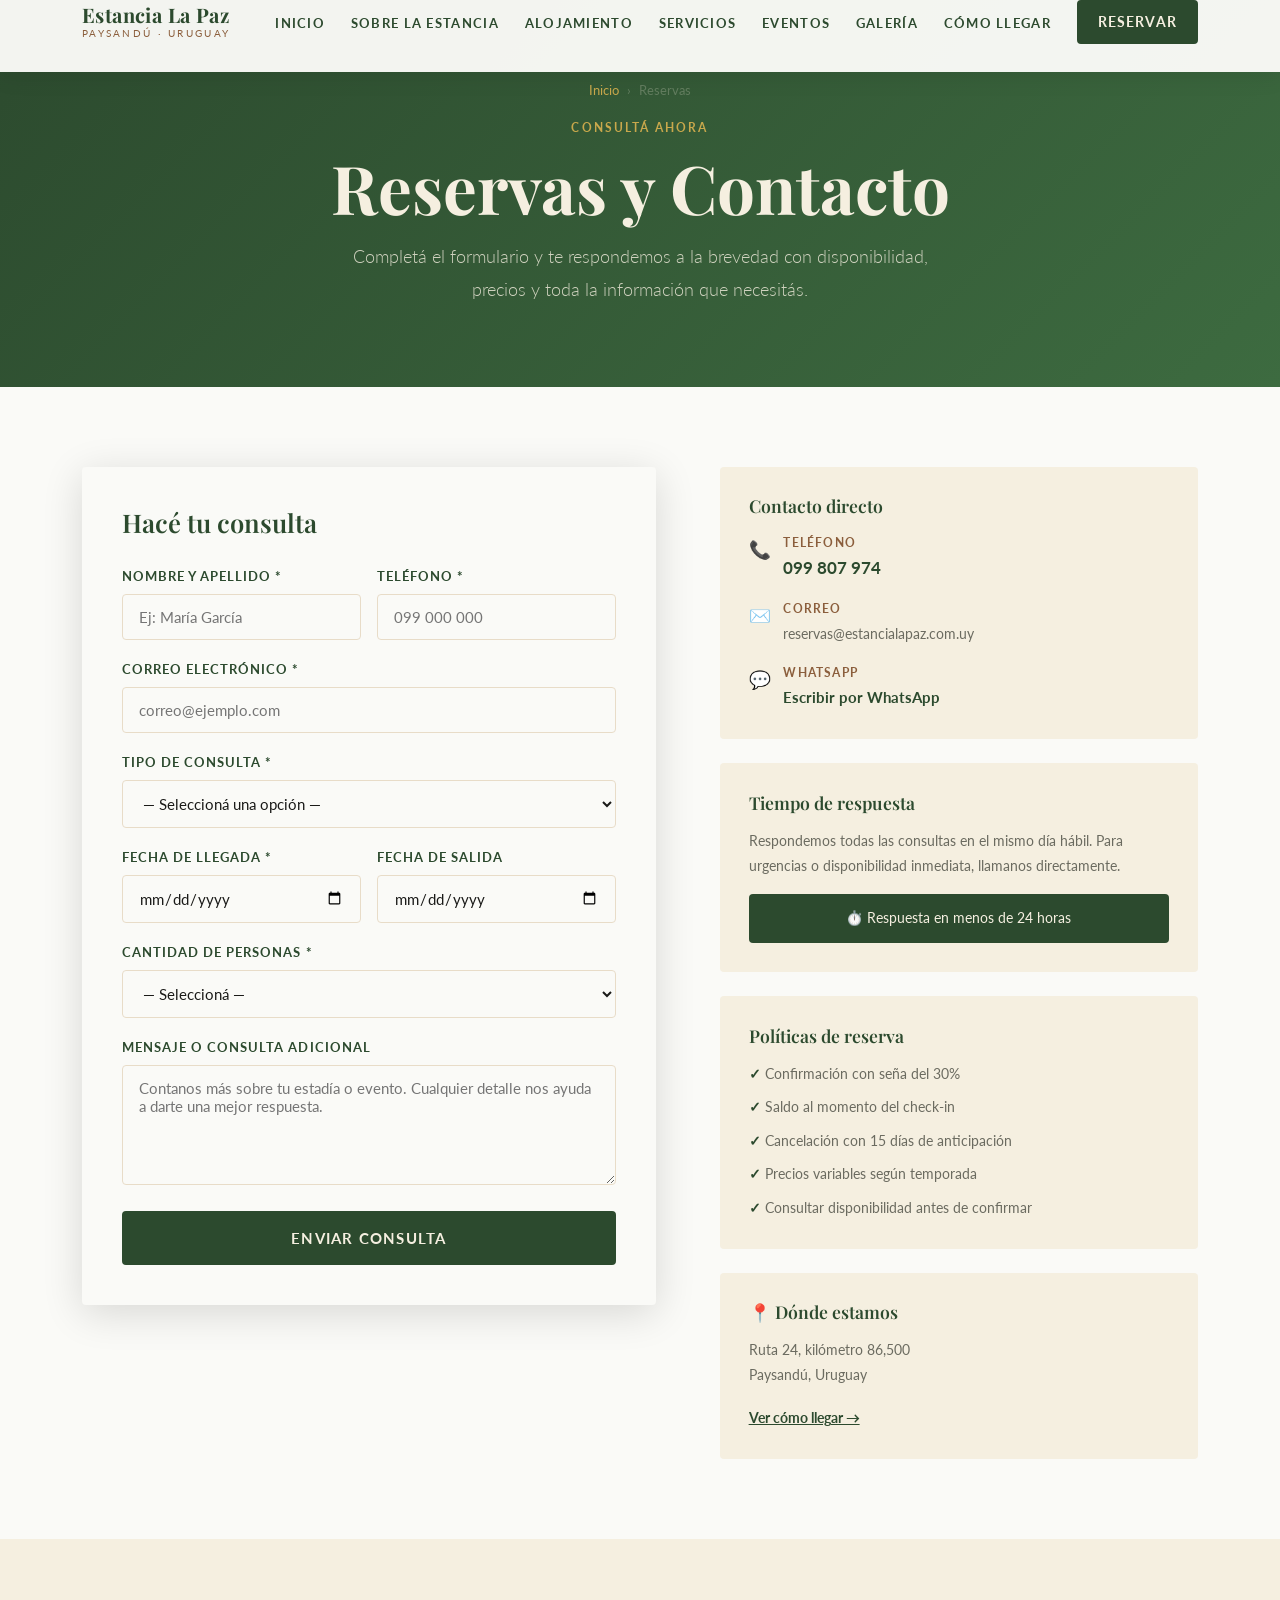
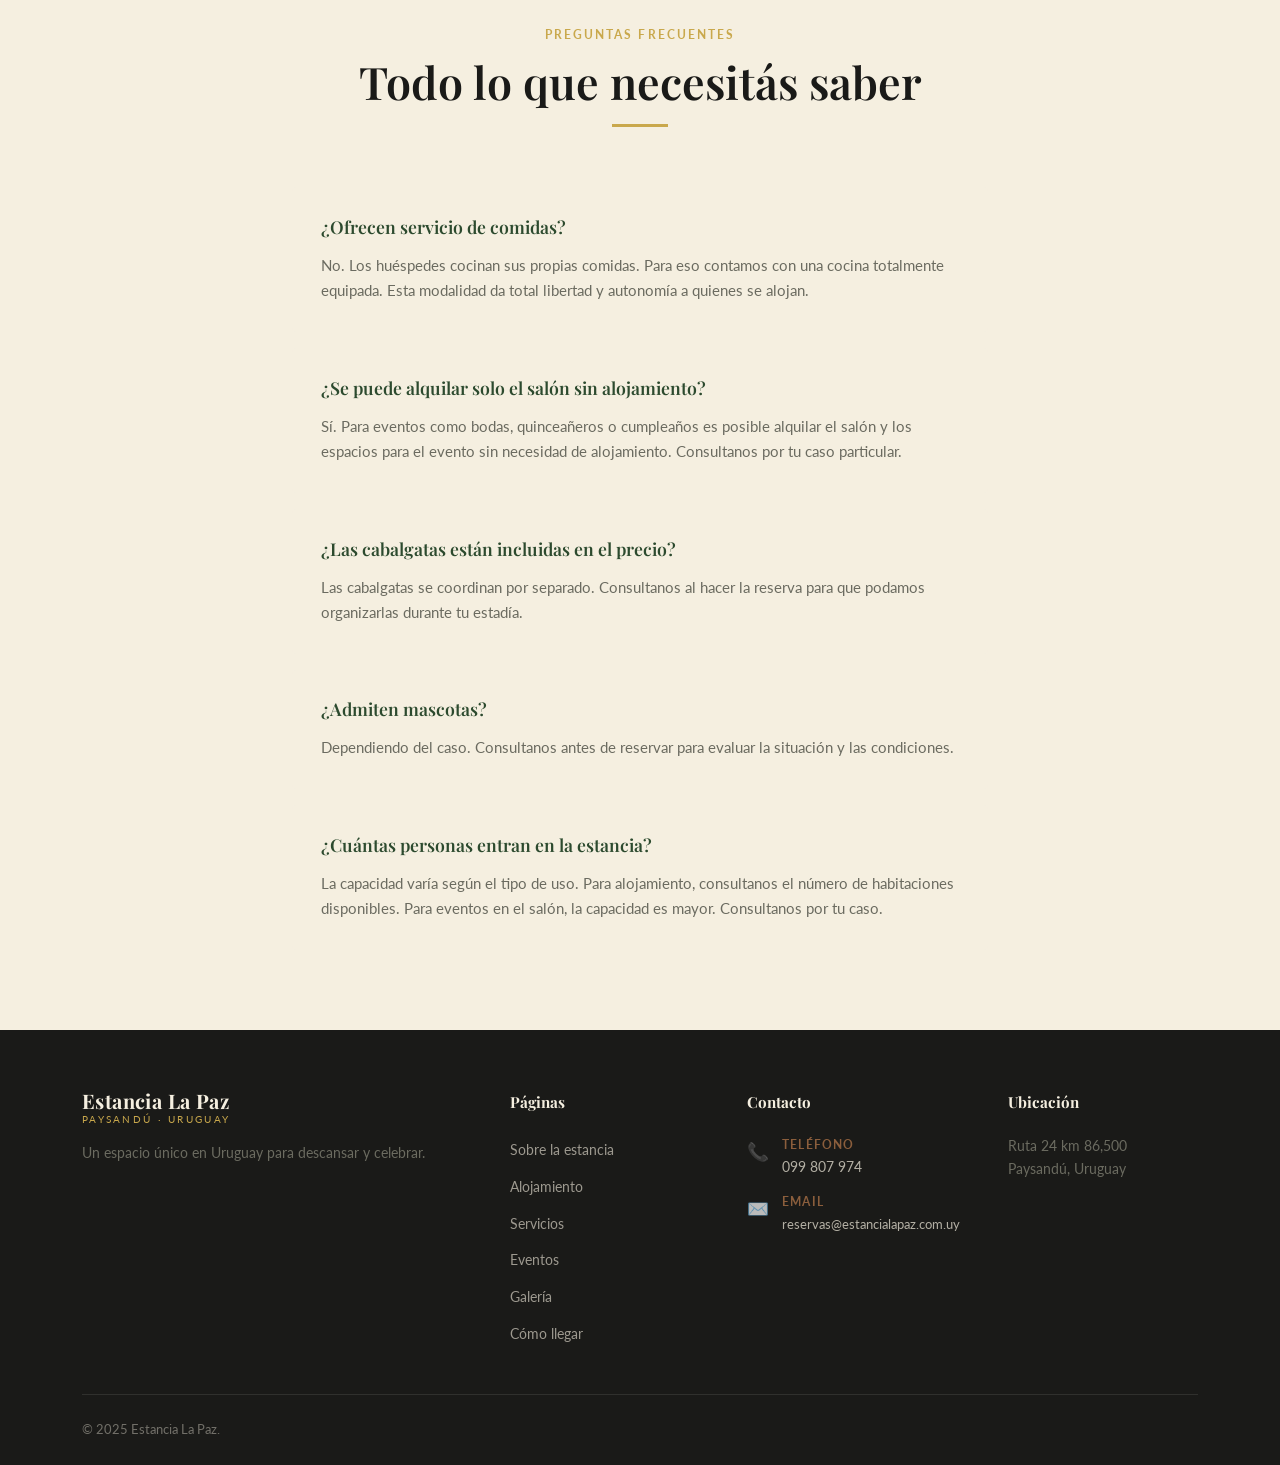
<file: reservas.html>
<!DOCTYPE html>
<html lang="es">
<head>
  <meta charset="UTF-8">
  <meta name="viewport" content="width=device-width, initial-scale=1.0">
  <meta name="description" content="Reservas y contacto en Estancia La Paz, Paysandú. Consultá disponibilidad para alojamiento, eventos y celebraciones.">
  <title>Reservas y Contacto | Estancia La Paz</title>
  <link rel="stylesheet" href="css/style.css">
</head>
<body>

<nav id="navbar" class="nav-light">
  <div class="container">
    <div class="nav-inner">
      <a href="index.html" class="nav-logo">Estancia La Paz<span>Paysandú · Uruguay</span></a>
      <ul class="nav-links" role="list">
        <li><a href="index.html" class="nav-link">Inicio</a></li>
        <li><a href="sobre.html" class="nav-link">Sobre la Estancia</a></li>
        <li><a href="alojamiento.html" class="nav-link">Alojamiento</a></li>
        <li><a href="servicios.html" class="nav-link">Servicios</a></li>
        <li><a href="eventos.html" class="nav-link">Eventos</a></li>
        <li><a href="galeria.html" class="nav-link">Galería</a></li>
        <li><a href="ubicacion.html" class="nav-link">Cómo Llegar</a></li>
        <li><a href="reservas.html" class="btn btn--primario" style="padding:0.5rem 1.2rem;">Reservar</a></li>
      </ul>
      <button class="hamburger" aria-label="Abrir menú" aria-expanded="false"><span></span><span></span><span></span></button>
    </div>
  </div>
</nav>

<!-- RESERVAS HERO -->
<div class="reservas-hero">
  <div class="container">
    <div class="breadcrumb" style="justify-content:center;"><a href="index.html" style="color:var(--dorado);">Inicio</a><span>›</span><span style="color:rgba(245,239,224,0.6)">Reservas</span></div>
    <span class="etiqueta" style="color:var(--dorado); margin-top:0.5rem; display:block;">Consultá ahora</span>
    <h1>Reservas y Contacto</h1>
    <p class="lead" style="max-width:580px; margin:0.8rem auto 0;">Completá el formulario y te respondemos a la brevedad con disponibilidad, precios y toda la información que necesitás.</p>
  </div>
</div>

<!-- FORMULARIO -->
<section class="section">
  <div class="container">
    <div class="reservas-grid">

      <!-- FORMULARIO -->
      <div class="fade-in">
        <div class="form-card">
          <h3>Hacé tu consulta</h3>

          <!-- FORMULARIO REAL -->
          <!--
            ══════════════════════════════════════════════════
            INSTRUCCIONES PARA ACTIVAR EL FORMULARIO
            ══════════════════════════════════════════════════
            El formulario actual simula el envío por JS.
            Para hacerlo funcional en producción, tenés estas opciones:

            OPCIÓN A — Formspree (sin backend, gratis):
            1. Registrate en https://formspree.io
            2. Creá un form y obtené tu endpoint.
            3. Reemplazá el action="#" por tu URL:
               <form action="https://formspree.io/f/TU_ID" method="POST">
            4. Eliminá el event.preventDefault() en main.js

            OPCIÓN B — EmailJS (sin backend):
            1. Registrate en https://emailjs.com
            2. Configurá tu servicio y plantilla.
            3. Integrá con JS usando su SDK.

            OPCIÓN C — Backend propio (PHP, Node.js, etc.):
            Cambiá action="#" por la URL de tu script.
            ══════════════════════════════════════════════════
          -->
          <div id="form-success" class="form-success">
            <div class="form-success-icon">✅</div>
            <h3>¡Consulta enviada con éxito!</h3>
            <p>Recibimos tu mensaje y te respondemos en las próximas horas con disponibilidad y detalles.</p>
            <p>Si necesitás una respuesta inmediata, llamanos al <a href="tel:+59899807974"><strong>099 807 974</strong></a>.</p>
          </div>

          <form id="form-reserva" novalidate>
            <div class="form-row">
              <div class="form-group">
                <label for="nombre">Nombre y apellido *</label>
                <input type="text" id="nombre" name="nombre" placeholder="Ej: María García" required>
              </div>
              <div class="form-group">
                <label for="telefono">Teléfono *</label>
                <input type="tel" id="telefono" name="telefono" placeholder="099 000 000" required>
              </div>
            </div>

            <div class="form-group">
              <label for="email">Correo electrónico *</label>
              <input type="email" id="email" name="email" placeholder="correo@ejemplo.com" required>
            </div>

            <div class="form-group">
              <label for="tipo">Tipo de consulta *</label>
              <select id="tipo" name="tipo" required>
                <option value="">— Seleccioná una opción —</option>
                <option value="alojamiento">Alojamiento (estadía)</option>
                <option value="boda">Evento: Boda / Casamiento</option>
                <option value="cumpleanos">Evento: Cumpleaños / Quinceañero</option>
                <option value="reunion">Evento: Reunión familiar</option>
                <option value="corporativo">Evento: Corporativo / Retiro</option>
                <option value="otro">Otro</option>
              </select>
            </div>

            <div class="form-row">
              <div class="form-group">
                <label for="fecha-llegada">Fecha de llegada *</label>
                <input type="date" id="fecha-llegada" name="fecha-llegada" required>
              </div>
              <div class="form-group">
                <label for="fecha-salida">Fecha de salida</label>
                <input type="date" id="fecha-salida" name="fecha-salida">
              </div>
            </div>

            <div class="form-group">
              <label for="personas">Cantidad de personas *</label>
              <select id="personas" name="personas" required>
                <option value="">— Seleccioná —</option>
                <option value="1-5">1 a 5 personas</option>
                <option value="6-15">6 a 15 personas</option>
                <option value="16-30">16 a 30 personas</option>
                <option value="31-50">31 a 50 personas</option>
                <option value="mas-50">Más de 50 personas</option>
              </select>
            </div>

            <div class="form-group">
              <label for="mensaje">Mensaje o consulta adicional</label>
              <textarea id="mensaje" name="mensaje" placeholder="Contanos más sobre tu estadía o evento. Cualquier detalle nos ayuda a darte una mejor respuesta."></textarea>
            </div>

            <button type="submit" class="btn btn--primario form-submit">Enviar consulta</button>
          </form>
        </div>
      </div>

      <!-- INFO LATERAL -->
      <div class="info-contacto-card fade-in">

        <div class="info-box">
          <h4>Contacto directo</h4>
          <div class="dato-item" style="margin-bottom:1rem;">
            <span class="dato-icon">📞</span>
            <div>
              <strong>Teléfono</strong>
              <a href="tel:+59899807974" style="font-size:1.05rem; font-weight:700; color:var(--verde);">099 807 974</a>
            </div>
          </div>
          <div class="dato-item" style="margin-bottom:1rem;">
            <span class="dato-icon">✉️</span>
            <div>
              <strong>Correo</strong>
              <a href="mailto:reservas@estancialapaz.com.uy" style="color:var(--gris); font-size:0.88rem;">reservas@estancialapaz.com.uy</a>
            </div>
          </div>
          <div class="dato-item">
            <span class="dato-icon">💬</span>
            <div>
              <strong>WhatsApp</strong>
              <a href="https://wa.me/59899807974?text=Hola,%20quiero%20consultar%20sobre%20la%20estancia" target="_blank" rel="noopener" style="color:var(--verde); font-weight:700;">Escribir por WhatsApp</a>
            </div>
          </div>
        </div>

        <div class="info-box">
          <h4>Tiempo de respuesta</h4>
          <p style="font-size:0.9rem;">Respondemos todas las consultas en el mismo día hábil. Para urgencias o disponibilidad inmediata, llamanos directamente.</p>
          <div style="background:var(--verde); color:var(--crema); padding:0.8rem 1rem; border-radius:var(--radio); font-size:0.85rem; margin-top:1rem; text-align:center;">
            ⏱️ Respuesta en menos de 24 horas
          </div>
        </div>

        <div class="info-box">
          <h4>Políticas de reserva</h4>
          <ul class="politica-lista">
            <li>Confirmación con seña del 30%</li>
            <li>Saldo al momento del check-in</li>
            <li>Cancelación con 15 días de anticipación</li>
            <li>Precios variables según temporada</li>
            <li>Consultar disponibilidad antes de confirmar</li>
          </ul>
        </div>

        <div class="info-box">
          <h4>📍 Dónde estamos</h4>
          <p style="font-size:0.9rem;">Ruta 24, kilómetro 86,500<br>Paysandú, Uruguay</p>
          <a href="ubicacion.html" style="font-size:0.85rem; color:var(--verde); font-weight:700; text-decoration:underline;">Ver cómo llegar →</a>
        </div>

      </div>
    </div>
  </div>
</section>

<!-- FAQ -->
<section class="section section--bg">
  <div class="container container--narrow">
    <div class="seccion-intro fade-in">
      <span class="etiqueta">Preguntas frecuentes</span>
      <h2>Todo lo que necesitás saber</h2>
      <span class="separador"></span>
    </div>

    <div style="display:flex; flex-direction:column; gap:1rem;" class="fade-in">
      <div class="info-box">
        <h4>¿Ofrecen servicio de comidas?</h4>
        <p style="font-size:0.92rem; margin:0.4rem 0 0;">No. Los huéspedes cocinan sus propias comidas. Para eso contamos con una cocina totalmente equipada. Esta modalidad da total libertad y autonomía a quienes se alojan.</p>
      </div>
      <div class="info-box">
        <h4>¿Se puede alquilar solo el salón sin alojamiento?</h4>
        <p style="font-size:0.92rem; margin:0.4rem 0 0;">Sí. Para eventos como bodas, quinceañeros o cumpleaños es posible alquilar el salón y los espacios para el evento sin necesidad de alojamiento. Consultanos por tu caso particular.</p>
      </div>
      <div class="info-box">
        <h4>¿Las cabalgatas están incluidas en el precio?</h4>
        <p style="font-size:0.92rem; margin:0.4rem 0 0;">Las cabalgatas se coordinan por separado. Consultanos al hacer la reserva para que podamos organizarlas durante tu estadía.</p>
      </div>
      <div class="info-box">
        <h4>¿Admiten mascotas?</h4>
        <p style="font-size:0.92rem; margin:0.4rem 0 0;">Dependiendo del caso. Consultanos antes de reservar para evaluar la situación y las condiciones.</p>
      </div>
      <div class="info-box">
        <h4>¿Cuántas personas entran en la estancia?</h4>
        <p style="font-size:0.92rem; margin:0.4rem 0 0;">La capacidad varía según el tipo de uso. Para alojamiento, consultanos el número de habitaciones disponibles. Para eventos en el salón, la capacidad es mayor. Consultanos por tu caso.</p>
      </div>
    </div>
  </div>
</section>

<footer>
  <div class="container">
    <div class="footer-grid">
      <div class="footer-brand"><a href="index.html" class="nav-logo" style="color:var(--crema);display:block;margin-bottom:1rem;">Estancia La Paz<span>Paysandú · Uruguay</span></a><p>Un espacio único en Uruguay para descansar y celebrar.</p></div>
      <div class="footer-col"><h5>Páginas</h5><ul><li><a href="sobre.html">Sobre la estancia</a></li><li><a href="alojamiento.html">Alojamiento</a></li><li><a href="servicios.html">Servicios</a></li><li><a href="eventos.html">Eventos</a></li><li><a href="galeria.html">Galería</a></li><li><a href="ubicacion.html">Cómo llegar</a></li></ul></div>
      <div class="footer-col"><h5>Contacto</h5><div class="dato-item" style="margin-bottom:0.8rem;"><span class="dato-icon">📞</span><div><strong>Teléfono</strong><a href="tel:+59899807974" style="color:rgba(245,239,224,0.7)">099 807 974</a></div></div><div class="dato-item"><span class="dato-icon">✉️</span><div><strong>Email</strong><a href="mailto:reservas@estancialapaz.com.uy" style="color:rgba(245,239,224,0.7);font-size:0.82rem;">reservas@estancialapaz.com.uy</a></div></div></div>
      <div class="footer-col"><h5>Ubicación</h5><p style="font-size:0.85rem;">Ruta 24 km 86,500<br>Paysandú, Uruguay</p></div>
    </div>
    <div class="footer-bottom"><span>© 2025 Estancia La Paz.</span></div>
  </div>
</footer>

<script src="js/main.js"></script>
</body>
</html>
</file>
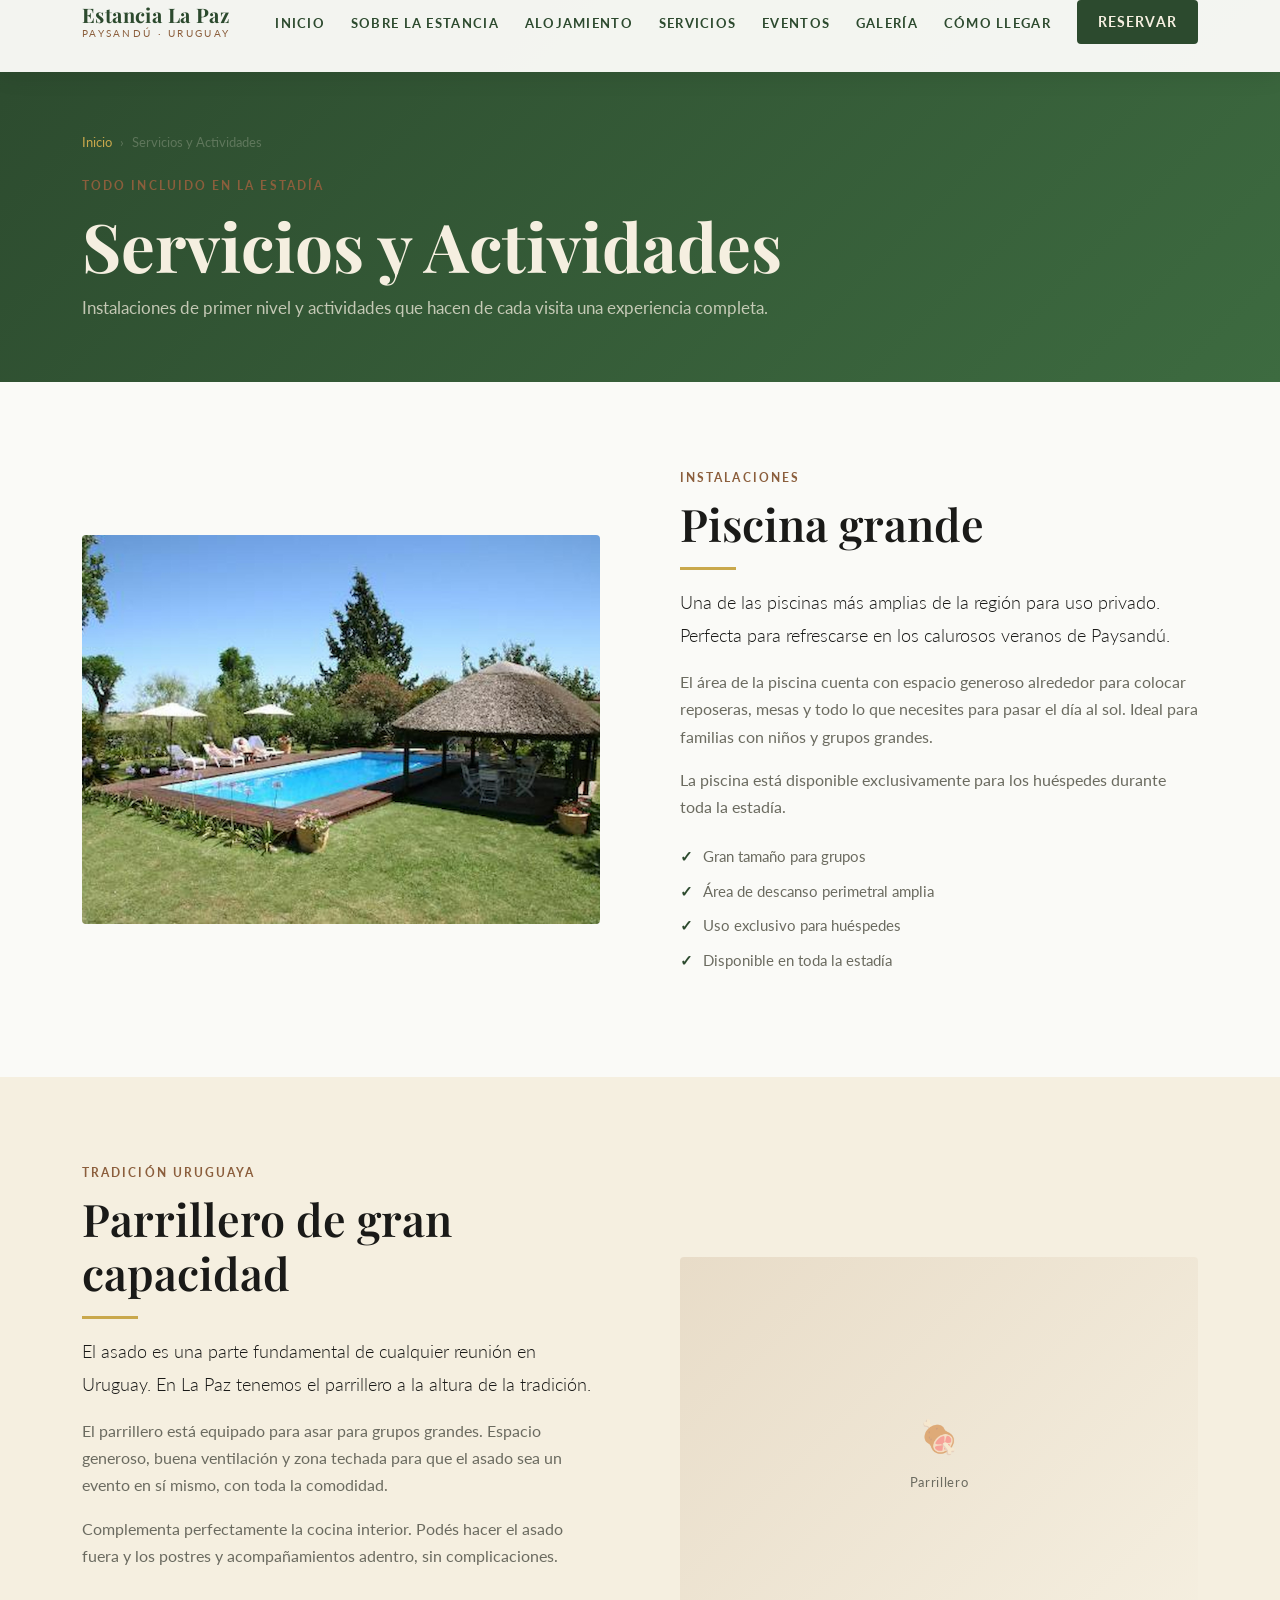
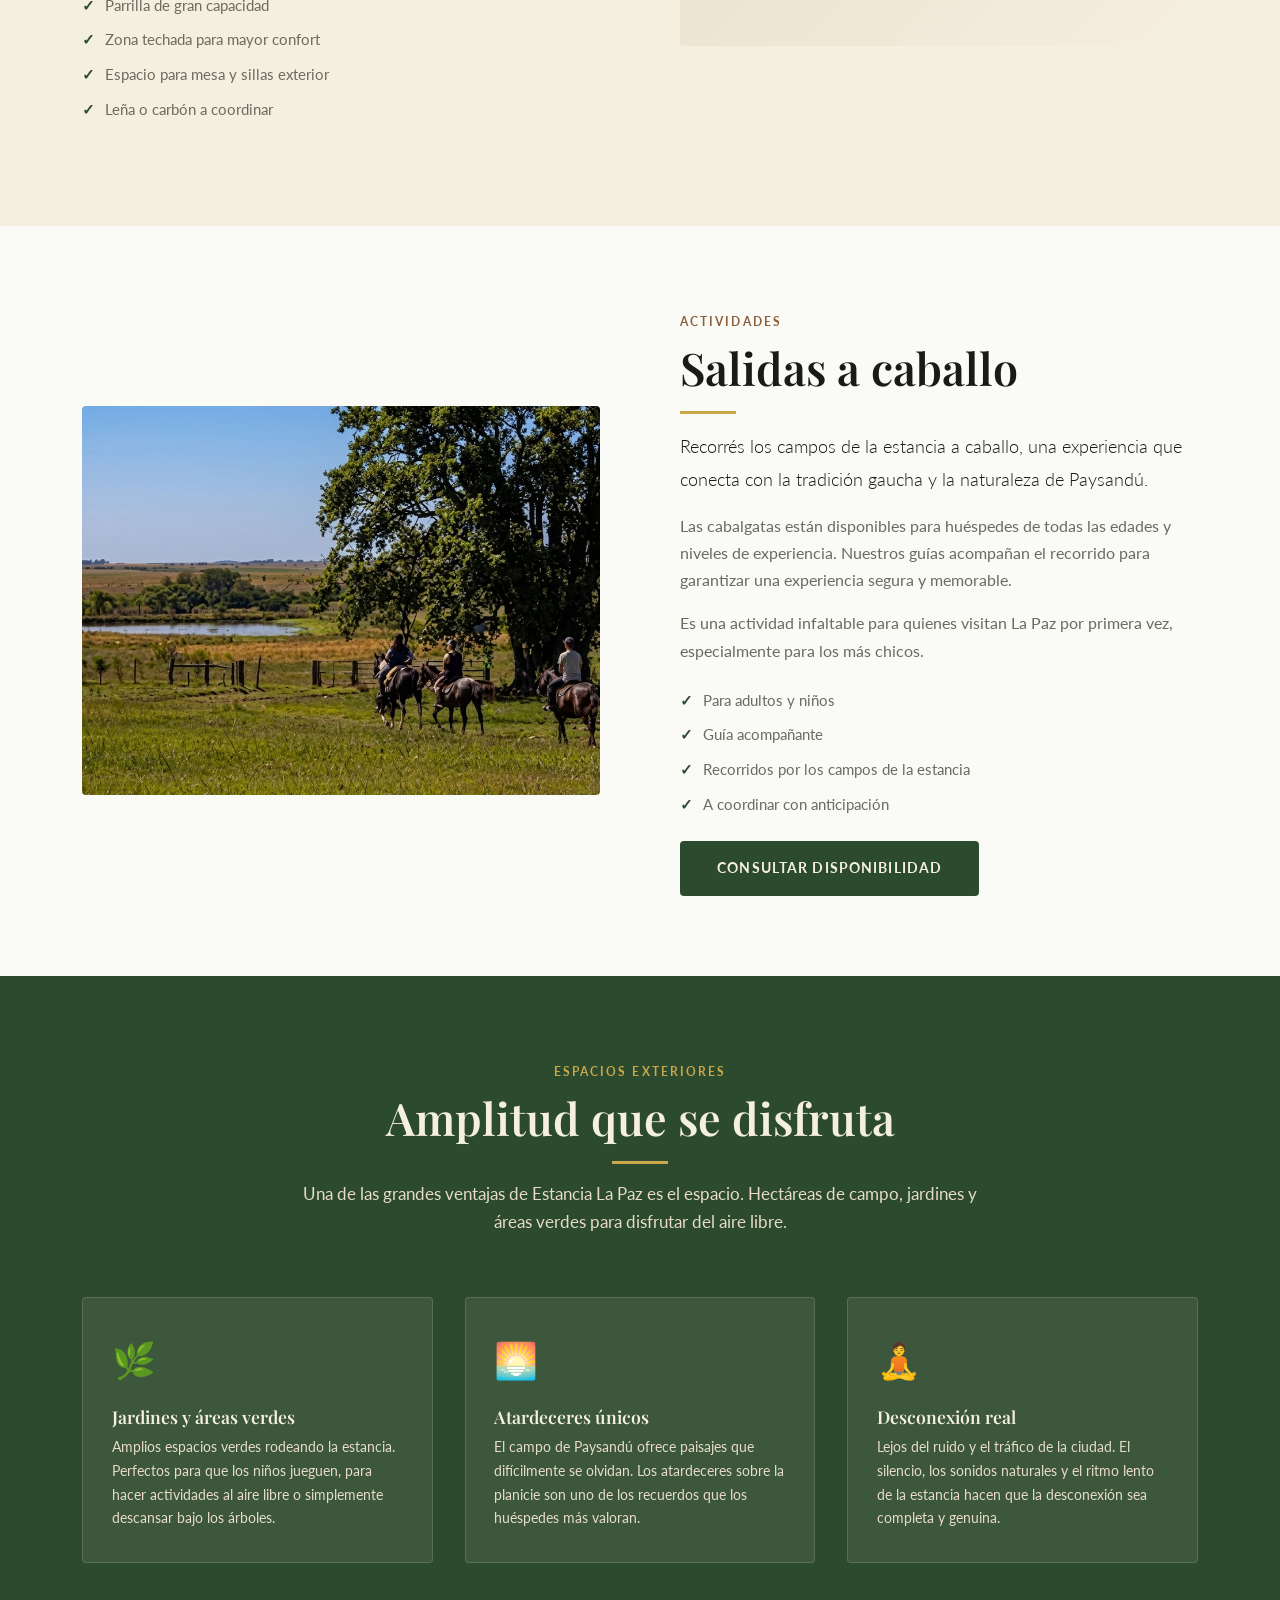
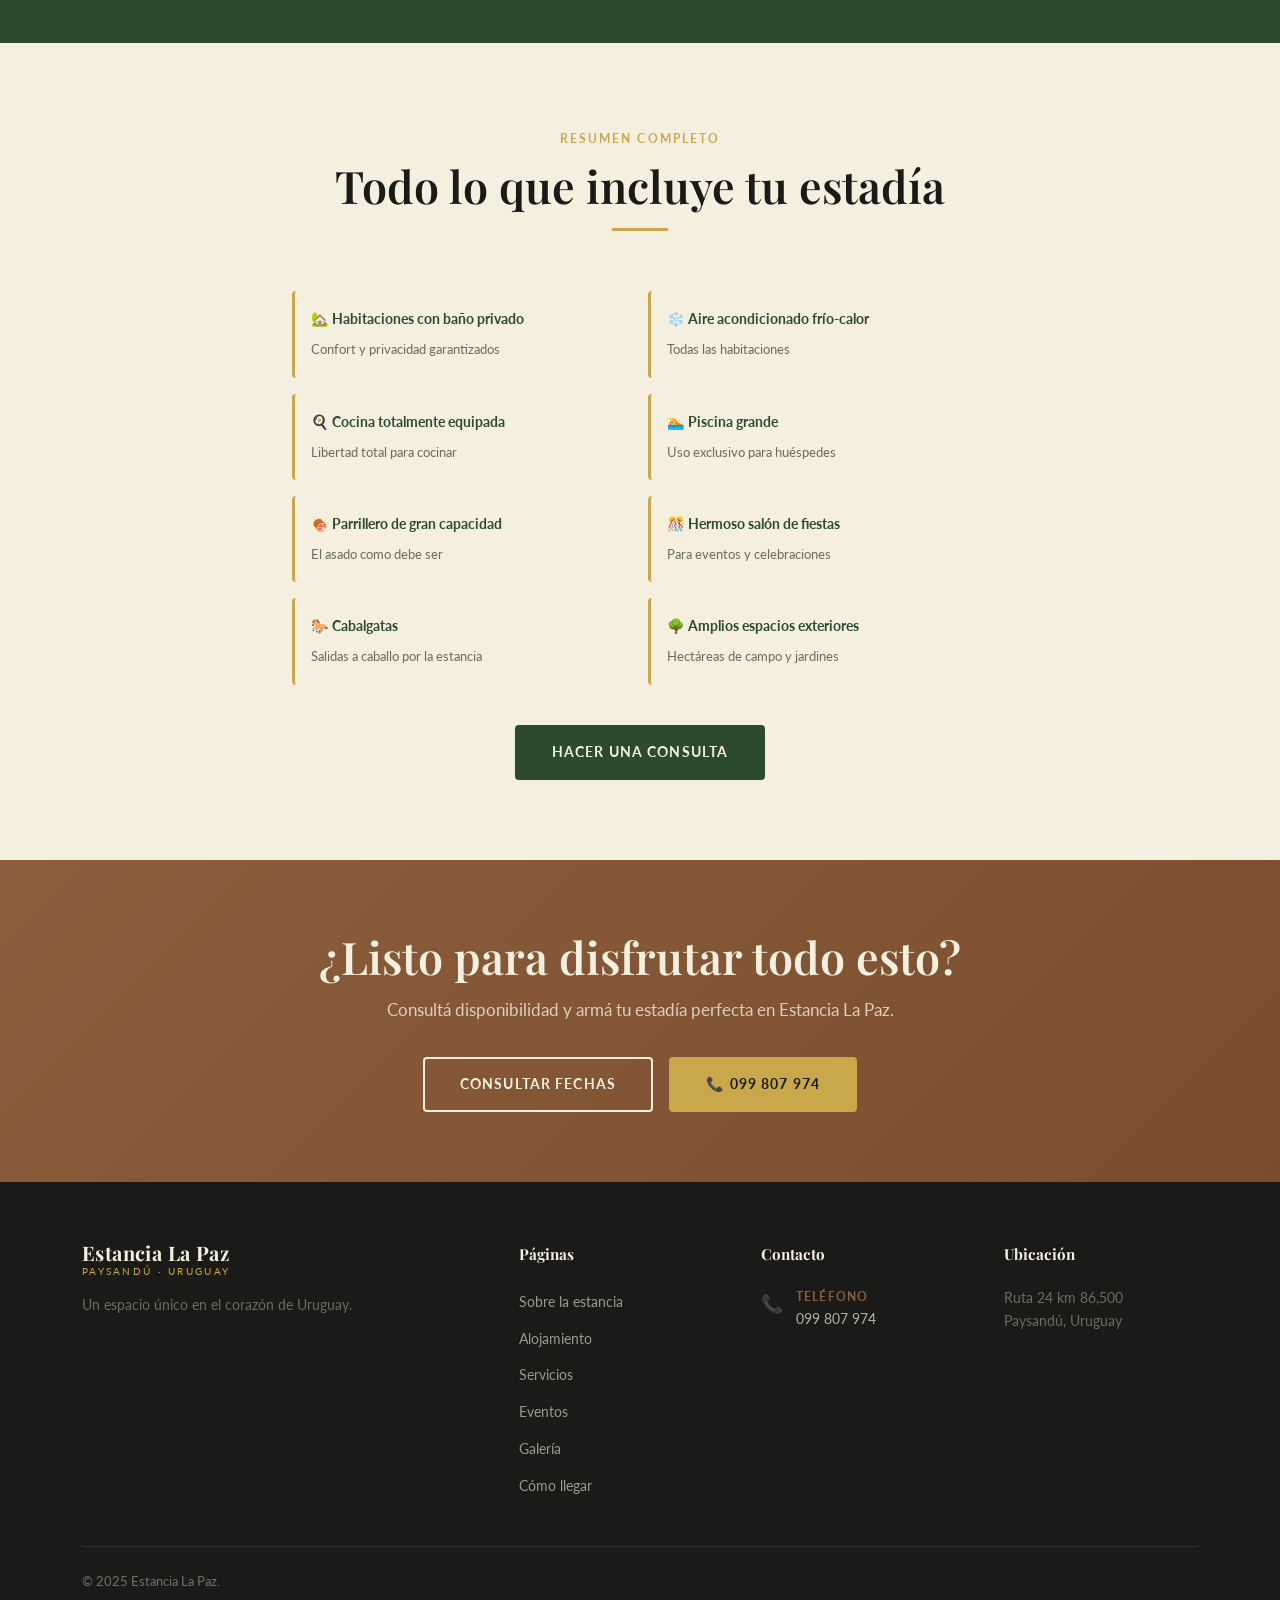
<file: servicios.html>
<!DOCTYPE html>
<html lang="es">
<head>
  <meta charset="UTF-8">
  <meta name="viewport" content="width=device-width, initial-scale=1.0">
  <meta name="description" content="Servicios y actividades en Estancia La Paz: piscina, parrillero, cabalgatas, espacios al aire libre en Paysandú, Uruguay.">
  <title>Servicios y Actividades | Estancia La Paz</title>
  <link rel="stylesheet" href="css/style.css">
</head>
<body>

<nav id="navbar" class="nav-light">
  <div class="container">
    <div class="nav-inner">
      <a href="index.html" class="nav-logo">Estancia La Paz<span>Paysandú · Uruguay</span></a>
      <ul class="nav-links" role="list">
        <li><a href="index.html" class="nav-link">Inicio</a></li>
        <li><a href="sobre.html" class="nav-link">Sobre la Estancia</a></li>
        <li><a href="alojamiento.html" class="nav-link">Alojamiento</a></li>
        <li><a href="servicios.html" class="nav-link">Servicios</a></li>
        <li><a href="eventos.html" class="nav-link">Eventos</a></li>
        <li><a href="galeria.html" class="nav-link">Galería</a></li>
        <li><a href="ubicacion.html" class="nav-link">Cómo Llegar</a></li>
        <li><a href="reservas.html" class="btn btn--primario" style="padding:0.5rem 1.2rem;">Reservar</a></li>
      </ul>
      <button class="hamburger" aria-label="Abrir menú" aria-expanded="false"><span></span><span></span><span></span></button>
    </div>
  </div>
</nav>

<div class="page-hero">
  <div class="container">
    <div class="breadcrumb"><a href="index.html">Inicio</a><span>›</span><span>Servicios y Actividades</span></div>
    <span class="etiqueta">Todo incluido en la estadía</span>
    <h1>Servicios y Actividades</h1>
    <p>Instalaciones de primer nivel y actividades que hacen de cada visita una experiencia completa.</p>
  </div>
</div>

<!-- PISCINA -->
<section class="section">
  <div class="container">
    <div class="sobre-grid">
      <div class="sobre-img-wrap fade-in">
        <div class="sobre-img-frame" style="aspect-ratio:4/3;">
          <!--
            ╔════════════════════════════════════════════════╗
            ║  FOTO — PISCINA                                ║
            ║  Reemplazar por: img/piscina.jpg               ║
            ║  Tamaño: 900×675px, mostrar la piscina amplia  ║
            ╚════════════════════════════════════════════════╝
          -->

          <img src="img/piscina.jpg">
          
          <div class="img-placeholder"><span class="icon">🏊</span><span>Piscina grande</span></div>
        </div>
      </div>
      <div class="fade-in">
        <span class="etiqueta">Instalaciones</span>
        <h2>Piscina grande</h2>
        <span class="separador separador--izq"></span>
        <p class="lead">Una de las piscinas más amplias de la región para uso privado. Perfecta para refrescarse en los calurosos veranos de Paysandú.</p>
        <p>El área de la piscina cuenta con espacio generoso alrededor para colocar reposeras, mesas y todo lo que necesites para pasar el día al sol. Ideal para familias con niños y grupos grandes.</p>
        <p>La piscina está disponible exclusivamente para los huéspedes durante toda la estadía.</p>
        <ul style="margin:1.5rem 0; display:flex; flex-direction:column; gap:0.6rem;">
          <li style="display:flex;gap:0.6rem;align-items:center;font-size:0.92rem;color:var(--gris)"><span style="color:var(--verde);font-weight:700;">✓</span> Gran tamaño para grupos</li>
          <li style="display:flex;gap:0.6rem;align-items:center;font-size:0.92rem;color:var(--gris)"><span style="color:var(--verde);font-weight:700;">✓</span> Área de descanso perimetral amplia</li>
          <li style="display:flex;gap:0.6rem;align-items:center;font-size:0.92rem;color:var(--gris)"><span style="color:var(--verde);font-weight:700;">✓</span> Uso exclusivo para huéspedes</li>
          <li style="display:flex;gap:0.6rem;align-items:center;font-size:0.92rem;color:var(--gris)"><span style="color:var(--verde);font-weight:700;">✓</span> Disponible en toda la estadía</li>
        </ul>
      </div>
    </div>
  </div>
</section>

<!-- PARRILLERO -->
<section class="section section--bg">
  <div class="container">
    <div class="sobre-grid">
      <div class="fade-in">
        <span class="etiqueta">Tradición uruguaya</span>
        <h2>Parrillero de gran capacidad</h2>
        <span class="separador separador--izq"></span>
        <p class="lead">El asado es una parte fundamental de cualquier reunión en Uruguay. En La Paz tenemos el parrillero a la altura de la tradición.</p>
        <p>El parrillero está equipado para asar para grupos grandes. Espacio generoso, buena ventilación y zona techada para que el asado sea un evento en sí mismo, con toda la comodidad.</p>
        <p>Complementa perfectamente la cocina interior. Podés hacer el asado fuera y los postres y acompañamientos adentro, sin complicaciones.</p>
        <ul style="margin:1.5rem 0; display:flex; flex-direction:column; gap:0.6rem;">
          <li style="display:flex;gap:0.6rem;align-items:center;font-size:0.92rem;color:var(--gris)"><span style="color:var(--verde);font-weight:700;">✓</span> Parrilla de gran capacidad</li>
          <li style="display:flex;gap:0.6rem;align-items:center;font-size:0.92rem;color:var(--gris)"><span style="color:var(--verde);font-weight:700;">✓</span> Zona techada para mayor confort</li>
          <li style="display:flex;gap:0.6rem;align-items:center;font-size:0.92rem;color:var(--gris)"><span style="color:var(--verde);font-weight:700;">✓</span> Espacio para mesa y sillas exterior</li>
          <li style="display:flex;gap:0.6rem;align-items:center;font-size:0.92rem;color:var(--gris)"><span style="color:var(--verde);font-weight:700;">✓</span> Leña o carbón a coordinar</li>
        </ul>
      </div>
      <div class="fade-in">
        <div class="sobre-img-frame" style="aspect-ratio:4/3;border-radius:4px;overflow:hidden;">
          <!--
            ╔════════════════════════════════════════════════╗
            ║  FOTO — PARRILLERO                             ║
            ║  Reemplazar por: img/parrillero.jpg            ║
            ║  Tamaño: 900×675px                             ║
            ╚════════════════════════════════════════════════╝
          -->
          <div class="img-placeholder"><span class="icon">🍖</span><span>Parrillero</span></div>
        </div>
      </div>
    </div>
  </div>
</section>

<!-- CABALGATAS -->
<section class="section">
  <div class="container">
    <div class="sobre-grid">
      <div class="sobre-img-wrap fade-in">
        <div class="sobre-img-frame" style="aspect-ratio:4/3;">
          <!--
            ╔════════════════════════════════════════════════╗
            ║  FOTO — CABALGATAS / CABALLOS                  ║
            ║  Reemplazar por: img/cabalgatas.jpg            ║
            ║  Tamaño: 900×675px                             ║
            ╚════════════════════════════════════════════════╝
          -->

          <img src="img/cabalgatas.jpg">
          
          <div class="img-placeholder"><span class="icon">🐎</span><span>Cabalgatas</span></div>
        </div>
      </div>
      <div class="fade-in">
        <span class="etiqueta">Actividades</span>
        <h2>Salidas a caballo</h2>
        <span class="separador separador--izq"></span>
        <p class="lead">Recorrés los campos de la estancia a caballo, una experiencia que conecta con la tradición gaucha y la naturaleza de Paysandú.</p>
        <p>Las cabalgatas están disponibles para huéspedes de todas las edades y niveles de experiencia. Nuestros guías acompañan el recorrido para garantizar una experiencia segura y memorable.</p>
        <p>Es una actividad infaltable para quienes visitan La Paz por primera vez, especialmente para los más chicos.</p>
        <ul style="margin:1.5rem 0; display:flex; flex-direction:column; gap:0.6rem;">
          <li style="display:flex;gap:0.6rem;align-items:center;font-size:0.92rem;color:var(--gris)"><span style="color:var(--verde);font-weight:700;">✓</span> Para adultos y niños</li>
          <li style="display:flex;gap:0.6rem;align-items:center;font-size:0.92rem;color:var(--gris)"><span style="color:var(--verde);font-weight:700;">✓</span> Guía acompañante</li>
          <li style="display:flex;gap:0.6rem;align-items:center;font-size:0.92rem;color:var(--gris)"><span style="color:var(--verde);font-weight:700;">✓</span> Recorridos por los campos de la estancia</li>
          <li style="display:flex;gap:0.6rem;align-items:center;font-size:0.92rem;color:var(--gris)"><span style="color:var(--verde);font-weight:700;">✓</span> A coordinar con anticipación</li>
        </ul>
        <a href="reservas.html" class="btn btn--primario">Consultar disponibilidad</a>
      </div>
    </div>
  </div>
</section>

<!-- ESPACIOS AL AIRE LIBRE -->
<section class="section section--verde">
  <div class="container">
    <div class="seccion-intro fade-in">
      <span class="etiqueta">Espacios exteriores</span>
      <h2>Amplitud que se disfruta</h2>
      <span class="separador"></span>
      <p>Una de las grandes ventajas de Estancia La Paz es el espacio. Hectáreas de campo, jardines y áreas verdes para disfrutar del aire libre.</p>
    </div>
    <div class="servicios-grid stagger-children">
      <div class="servicio-card fade-in">
        <div class="servicio-icon">🌿</div>
        <h3>Jardines y áreas verdes</h3>
        <p>Amplios espacios verdes rodeando la estancia. Perfectos para que los niños jueguen, para hacer actividades al aire libre o simplemente descansar bajo los árboles.</p>
      </div>
      <div class="servicio-card fade-in">
        <div class="servicio-icon">🌅</div>
        <h3>Atardeceres únicos</h3>
        <p>El campo de Paysandú ofrece paisajes que difícilmente se olvidan. Los atardeceres sobre la planicie son uno de los recuerdos que los huéspedes más valoran.</p>
      </div>
      <div class="servicio-card fade-in">
        <div class="servicio-icon">🧘</div>
        <h3>Desconexión real</h3>
        <p>Lejos del ruido y el tráfico de la ciudad. El silencio, los sonidos naturales y el ritmo lento de la estancia hacen que la desconexión sea completa y genuina.</p>
      </div>
    </div>
  </div>
</section>

<!-- RESUMEN SERVICIOS -->
<section class="section section--bg">
  <div class="container container--narrow">
    <div class="seccion-intro fade-in">
      <span class="etiqueta">Resumen completo</span>
      <h2>Todo lo que incluye tu estadía</h2>
      <span class="separador"></span>
    </div>
    <div style="display:grid; grid-template-columns:1fr 1fr; gap:1rem;" class="fade-in">
      <div class="valor-item">
        <strong>🏡 Habitaciones con baño privado</strong>
        <span>Confort y privacidad garantizados</span>
      </div>
      <div class="valor-item">
        <strong>❄️ Aire acondicionado frío-calor</strong>
        <span>Todas las habitaciones</span>
      </div>
      <div class="valor-item">
        <strong>🍳 Cocina totalmente equipada</strong>
        <span>Libertad total para cocinar</span>
      </div>
      <div class="valor-item">
        <strong>🏊 Piscina grande</strong>
        <span>Uso exclusivo para huéspedes</span>
      </div>
      <div class="valor-item">
        <strong>🍖 Parrillero de gran capacidad</strong>
        <span>El asado como debe ser</span>
      </div>
      <div class="valor-item">
        <strong>🎊 Hermoso salón de fiestas</strong>
        <span>Para eventos y celebraciones</span>
      </div>
      <div class="valor-item">
        <strong>🐎 Cabalgatas</strong>
        <span>Salidas a caballo por la estancia</span>
      </div>
      <div class="valor-item">
        <strong>🌳 Amplios espacios exteriores</strong>
        <span>Hectáreas de campo y jardines</span>
      </div>
    </div>
    <div style="text-align:center; margin-top:2.5rem;" class="fade-in">
      <a href="reservas.html" class="btn btn--primario">Hacer una consulta</a>
    </div>
  </div>
</section>

<section class="cta-banner">
  <div class="container">
    <h2 class="fade-in">¿Listo para disfrutar todo esto?</h2>
    <p class="fade-in">Consultá disponibilidad y armá tu estadía perfecta en Estancia La Paz.</p>
    <div class="btn-group fade-in">
      <a href="reservas.html" class="btn btn--borde">Consultar fechas</a>
      <a href="tel:+59899807974" class="btn btn--dorado">📞 099 807 974</a>
    </div>
  </div>
</section>

<footer>
  <div class="container">
    <div class="footer-grid">
      <div class="footer-brand"><a href="index.html" class="nav-logo" style="color:var(--crema);display:block;margin-bottom:1rem;">Estancia La Paz<span>Paysandú · Uruguay</span></a><p>Un espacio único en el corazón de Uruguay.</p></div>
      <div class="footer-col"><h5>Páginas</h5><ul><li><a href="sobre.html">Sobre la estancia</a></li><li><a href="alojamiento.html">Alojamiento</a></li><li><a href="servicios.html">Servicios</a></li><li><a href="eventos.html">Eventos</a></li><li><a href="galeria.html">Galería</a></li><li><a href="ubicacion.html">Cómo llegar</a></li></ul></div>
      <div class="footer-col"><h5>Contacto</h5><div class="dato-item" style="margin-bottom:0.8rem;"><span class="dato-icon">📞</span><div><strong>Teléfono</strong><a href="tel:+59899807974" style="color:rgba(245,239,224,0.7)">099 807 974</a></div></div></div>
      <div class="footer-col"><h5>Ubicación</h5><p style="font-size:0.85rem;">Ruta 24 km 86,500<br>Paysandú, Uruguay</p></div>
    </div>
    <div class="footer-bottom"><span>© 2025 Estancia La Paz.</span></div>
  </div>
</footer>

<script src="js/main.js"></script>
</body>
</html>
</file>
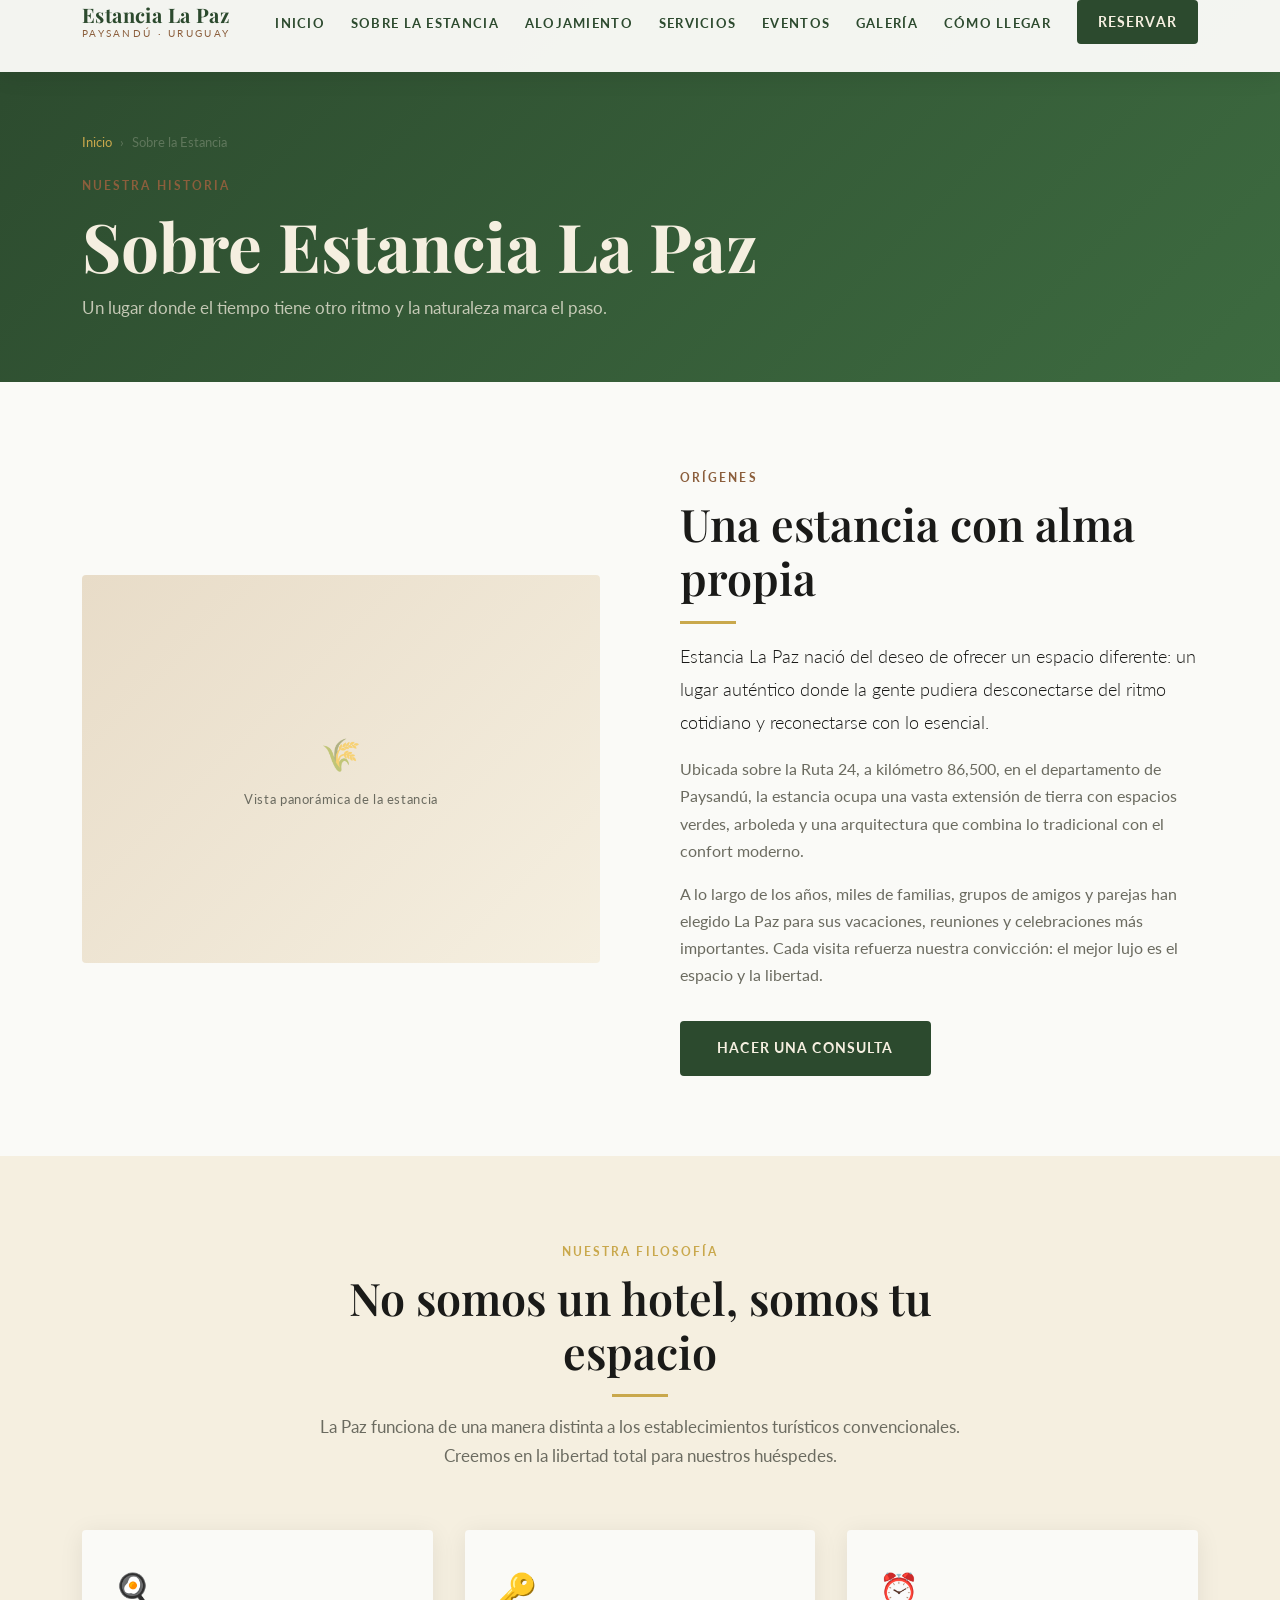
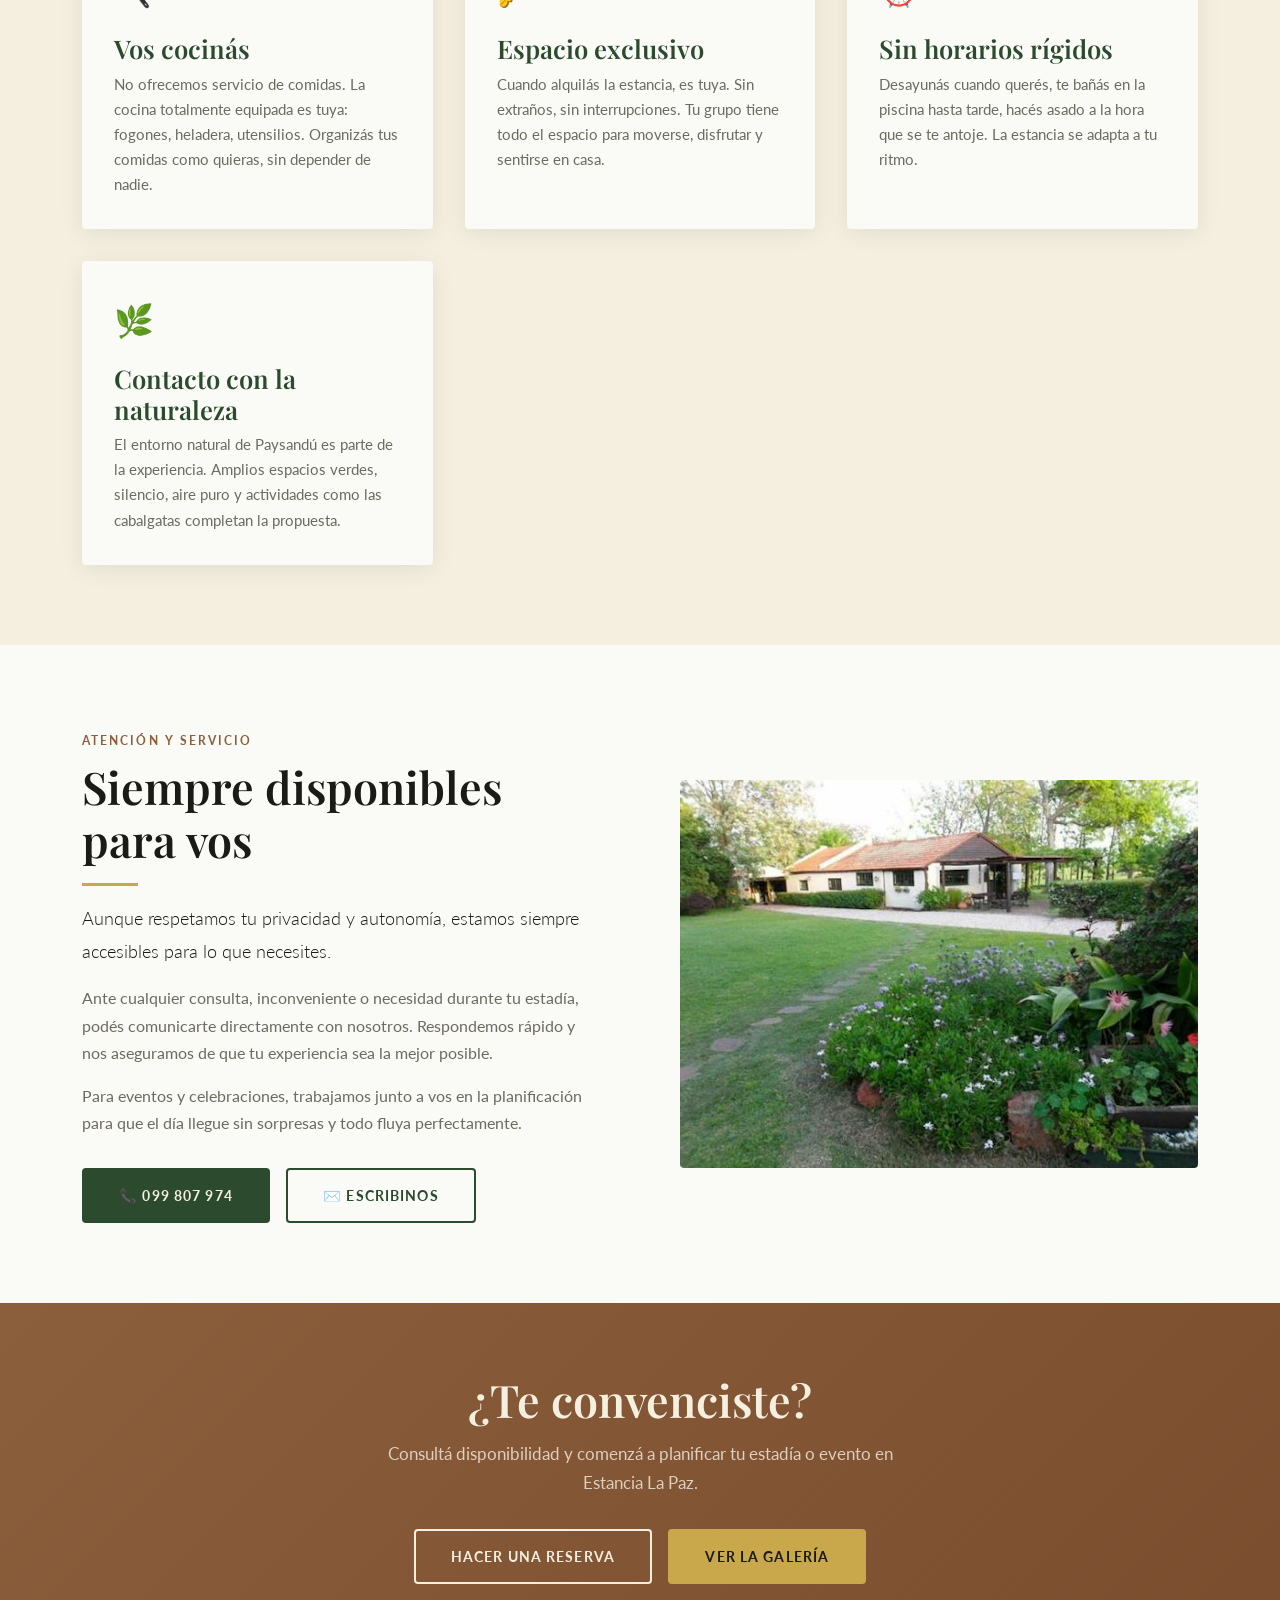
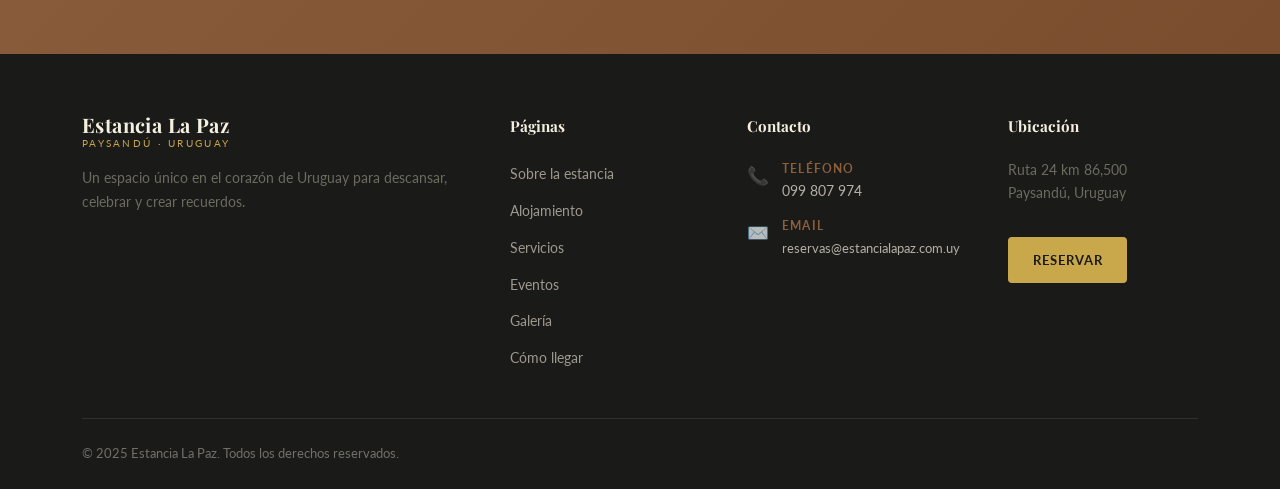
<file: sobre.html>
<!DOCTYPE html>
<html lang="es">
<head>
  <meta charset="UTF-8">
  <meta name="viewport" content="width=device-width, initial-scale=1.0">
  <meta name="description" content="Conocé la historia y filosofía de Estancia La Paz, ubicada en Paysandú, Uruguay. Un lugar diferente para alojarte y celebrar.">
  <title>Sobre la Estancia | Estancia La Paz</title>
  <link rel="stylesheet" href="css/style.css">
</head>
<body>

<nav id="navbar" class="nav-light">
  <div class="container">
    <div class="nav-inner">
      <a href="index.html" class="nav-logo">
        Estancia La Paz
        <span>Paysandú · Uruguay</span>
      </a>
      <ul class="nav-links" role="list">
        <li><a href="index.html" class="nav-link">Inicio</a></li>
        <li><a href="sobre.html" class="nav-link">Sobre la Estancia</a></li>
        <li><a href="alojamiento.html" class="nav-link">Alojamiento</a></li>
        <li><a href="servicios.html" class="nav-link">Servicios</a></li>
        <li><a href="eventos.html" class="nav-link">Eventos</a></li>
        <li><a href="galeria.html" class="nav-link">Galería</a></li>
        <li><a href="ubicacion.html" class="nav-link">Cómo Llegar</a></li>
        <li><a href="reservas.html" class="btn btn--primario" style="padding:0.5rem 1.2rem;">Reservar</a></li>
      </ul>
      <button class="hamburger" aria-label="Abrir menú" aria-expanded="false">
        <span></span><span></span><span></span>
      </button>
    </div>
  </div>
</nav>

<!-- PAGE HERO -->
<div class="page-hero">
  <div class="container">
    <div class="breadcrumb">
      <a href="index.html">Inicio</a>
      <span>›</span>
      <span>Sobre la Estancia</span>
    </div>
    <span class="etiqueta">Nuestra historia</span>
    <h1>Sobre Estancia La Paz</h1>
    <p>Un lugar donde el tiempo tiene otro ritmo y la naturaleza marca el paso.</p>
  </div>
</div>

<!-- HISTORIA -->
<section class="section">
  <div class="container">
    <div class="sobre-grid">
      <div class="sobre-img-wrap fade-in">
        <div class="sobre-img-frame" style="aspect-ratio:4/3;">
          <!--
            ╔════════════════════════════════════════════════╗
            ║  FOTO — VISTA AÉREA O PANORÁMICA               ║
            ║  Reemplazar por: img/sobre-historia.jpg        ║
            ║  Tamaño recomendado: 900×675px                 ║
            ╚════════════════════════════════════════════════╝
          -->
          <div class="img-placeholder">
            <span class="icon">🌾</span>
            <span>Vista panorámica de la estancia</span>
          </div>
        </div>
      </div>
      <div class="fade-in">
        <span class="etiqueta">Orígenes</span>
        <h2>Una estancia con alma propia</h2>
        <span class="separador separador--izq"></span>
        <p class="lead">Estancia La Paz nació del deseo de ofrecer un espacio diferente: un lugar auténtico donde la gente pudiera desconectarse del ritmo cotidiano y reconectarse con lo esencial.</p>
        <p>Ubicada sobre la Ruta 24, a kilómetro 86,500, en el departamento de Paysandú, la estancia ocupa una vasta extensión de tierra con espacios verdes, arboleda y una arquitectura que combina lo tradicional con el confort moderno.</p>
        <p>A lo largo de los años, miles de familias, grupos de amigos y parejas han elegido La Paz para sus vacaciones, reuniones y celebraciones más importantes. Cada visita refuerza nuestra convicción: el mejor lujo es el espacio y la libertad.</p>
        <a href="reservas.html" class="btn btn--primario" style="margin-top:1rem;">Hacer una consulta</a>
      </div>
    </div>
  </div>
</section>

<!-- FILOSOFÍA -->
<section class="section section--bg">
  <div class="container">
    <div class="seccion-intro fade-in">
      <span class="etiqueta">Nuestra filosofía</span>
      <h2>No somos un hotel, somos tu espacio</h2>
      <span class="separador"></span>
      <p>La Paz funciona de una manera distinta a los establecimientos turísticos convencionales. Creemos en la libertad total para nuestros huéspedes.</p>
    </div>

    <div style="display:grid; grid-template-columns: repeat(auto-fit, minmax(260px,1fr)); gap:2rem; margin-top:1rem;">
      <div class="aloj-card fade-in" style="padding:0;">
        <div style="padding:2rem;">
          <div style="font-size:2rem; margin-bottom:1rem;">🍳</div>
          <h3 style="color:var(--verde); margin-bottom:0.5rem;">Vos cocinás</h3>
          <p style="font-size:0.92rem;">No ofrecemos servicio de comidas. La cocina totalmente equipada es tuya: fogones, heladera, utensilios. Organizás tus comidas como quieras, sin depender de nadie.</p>
        </div>
      </div>
      <div class="aloj-card fade-in" style="padding:0;">
        <div style="padding:2rem;">
          <div style="font-size:2rem; margin-bottom:1rem;">🔑</div>
          <h3 style="color:var(--verde); margin-bottom:0.5rem;">Espacio exclusivo</h3>
          <p style="font-size:0.92rem;">Cuando alquilás la estancia, es tuya. Sin extraños, sin interrupciones. Tu grupo tiene todo el espacio para moverse, disfrutar y sentirse en casa.</p>
        </div>
      </div>
      <div class="aloj-card fade-in" style="padding:0;">
        <div style="padding:2rem;">
          <div style="font-size:2rem; margin-bottom:1rem;">⏰</div>
          <h3 style="color:var(--verde); margin-bottom:0.5rem;">Sin horarios rígidos</h3>
          <p style="font-size:0.92rem;">Desayunás cuando querés, te bañás en la piscina hasta tarde, hacés asado a la hora que se te antoje. La estancia se adapta a tu ritmo.</p>
        </div>
      </div>
      <div class="aloj-card fade-in" style="padding:0;">
        <div style="padding:2rem;">
          <div style="font-size:2rem; margin-bottom:1rem;">🌿</div>
          <h3 style="color:var(--verde); margin-bottom:0.5rem;">Contacto con la naturaleza</h3>
          <p style="font-size:0.92rem;">El entorno natural de Paysandú es parte de la experiencia. Amplios espacios verdes, silencio, aire puro y actividades como las cabalgatas completan la propuesta.</p>
        </div>
      </div>
    </div>
  </div>
</section>

<!-- EQUIPO / ATENCIÓN -->
<section class="section">
  <div class="container">
    <div class="sobre-grid">
      <div class="fade-in">
        <span class="etiqueta">Atención y servicio</span>
        <h2>Siempre disponibles para vos</h2>
        <span class="separador separador--izq"></span>
        <p class="lead">Aunque respetamos tu privacidad y autonomía, estamos siempre accesibles para lo que necesites.</p>
        <p>Ante cualquier consulta, inconveniente o necesidad durante tu estadía, podés comunicarte directamente con nosotros. Respondemos rápido y nos aseguramos de que tu experiencia sea la mejor posible.</p>
        <p>Para eventos y celebraciones, trabajamos junto a vos en la planificación para que el día llegue sin sorpresas y todo fluya perfectamente.</p>
        <div style="margin-top:2rem; display:flex; gap:1rem; flex-wrap:wrap;">
          <a href="tel:+59899807974" class="btn btn--primario">📞 099 807 974</a>
          <a href="mailto:reservas@estancialapaz.com.uy" class="btn btn--borde-oscuro">✉️ Escribinos</a>
        </div>
      </div>
      <div class="fade-in">
        <div class="sobre-img-frame" style="aspect-ratio:4/3; border-radius:4px; overflow:hidden;">
          <!--
            ╔════════════════════════════════════════════════╗
            ║  FOTO — ESPACIOS EXTERIORES / JARDINES         ║
            ║  Reemplazar por: img/sobre-exteriores.jpg      ║
            ║  Tamaño recomendado: 900×675px                 ║
            ╚════════════════════════════════════════════════╝
          -->

          <img src="img/sobre-exteriores.jpg">
          
          <div class="img-placeholder">
            <span class="icon">🌳</span>
            <span>Espacios exteriores</span>
          </div>
        </div>
      </div>
    </div>
  </div>
</section>

<!-- CTA -->
<section class="cta-banner">
  <div class="container">
    <h2 class="fade-in">¿Te convenciste?</h2>
    <p class="fade-in">Consultá disponibilidad y comenzá a planificar tu estadía o evento en Estancia La Paz.</p>
    <div class="btn-group fade-in">
      <a href="reservas.html" class="btn btn--borde">Hacer una reserva</a>
      <a href="galeria.html" class="btn btn--dorado">Ver la galería</a>
    </div>
  </div>
</section>

<footer>
  <div class="container">
    <div class="footer-grid">
      <div class="footer-brand">
        <a href="index.html" class="nav-logo" style="color:var(--crema); display:block; margin-bottom:1rem;">Estancia La Paz<span>Paysandú · Uruguay</span></a>
        <p>Un espacio único en el corazón de Uruguay para descansar, celebrar y crear recuerdos.</p>
      </div>
      <div class="footer-col"><h5>Páginas</h5><ul>
        <li><a href="sobre.html">Sobre la estancia</a></li>
        <li><a href="alojamiento.html">Alojamiento</a></li>
        <li><a href="servicios.html">Servicios</a></li>
        <li><a href="eventos.html">Eventos</a></li>
        <li><a href="galeria.html">Galería</a></li>
        <li><a href="ubicacion.html">Cómo llegar</a></li>
      </ul></div>
      <div class="footer-col"><h5>Contacto</h5>
        <div class="dato-item" style="margin-bottom:0.8rem;"><span class="dato-icon">📞</span><div><strong>Teléfono</strong><a href="tel:+59899807974" style="color:rgba(245,239,224,0.7)">099 807 974</a></div></div>
        <div class="dato-item"><span class="dato-icon">✉️</span><div><strong>Email</strong><a href="mailto:reservas@estancialapaz.com.uy" style="color:rgba(245,239,224,0.7);font-size:0.82rem;">reservas@estancialapaz.com.uy</a></div></div>
      </div>
      <div class="footer-col"><h5>Ubicación</h5><p style="font-size:0.85rem;">Ruta 24 km 86,500<br>Paysandú, Uruguay</p><a href="reservas.html" class="btn btn--dorado" style="margin-top:1rem; padding:0.6rem 1.4rem; font-size:0.82rem; display:inline-block;">Reservar</a></div>
    </div>
    <div class="footer-bottom"><span>© 2025 Estancia La Paz. Todos los derechos reservados.</span></div>
  </div>
</footer>

<script src="js/main.js"></script>
</body>
</html>
</file>
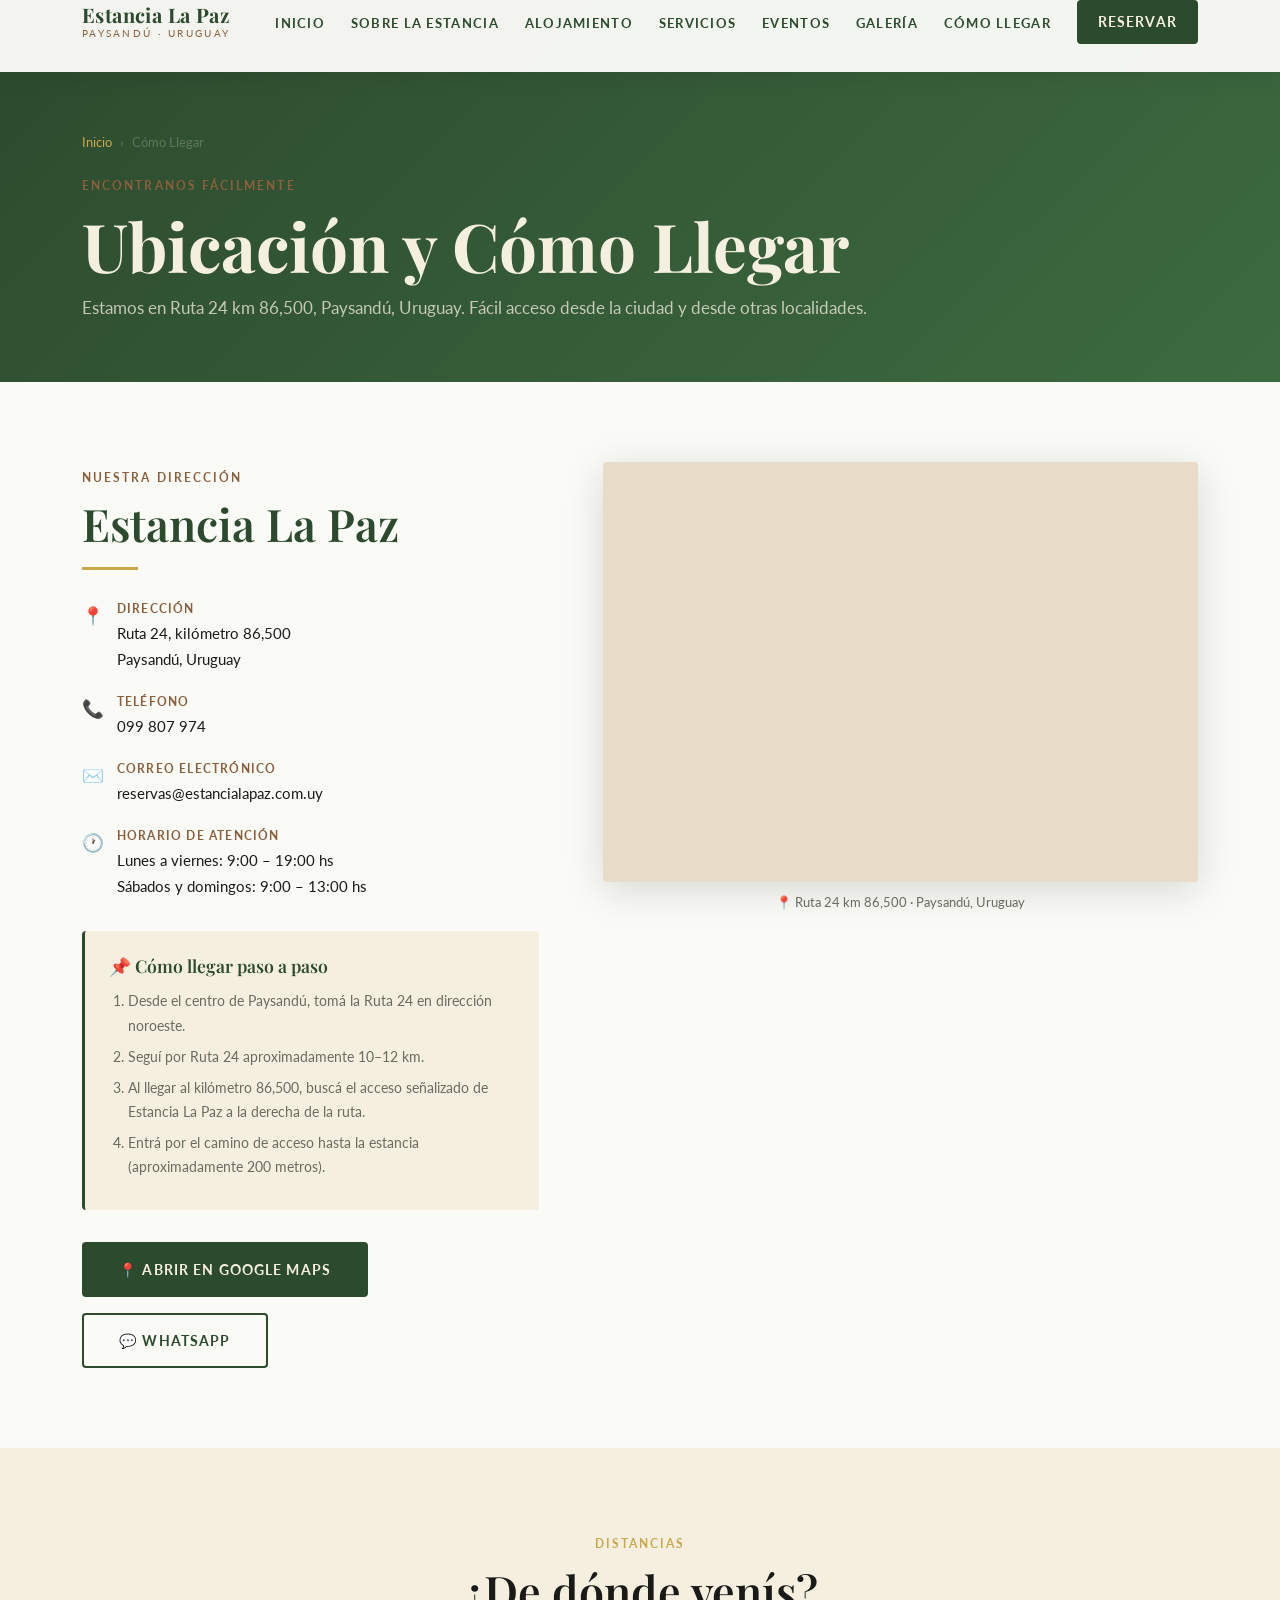
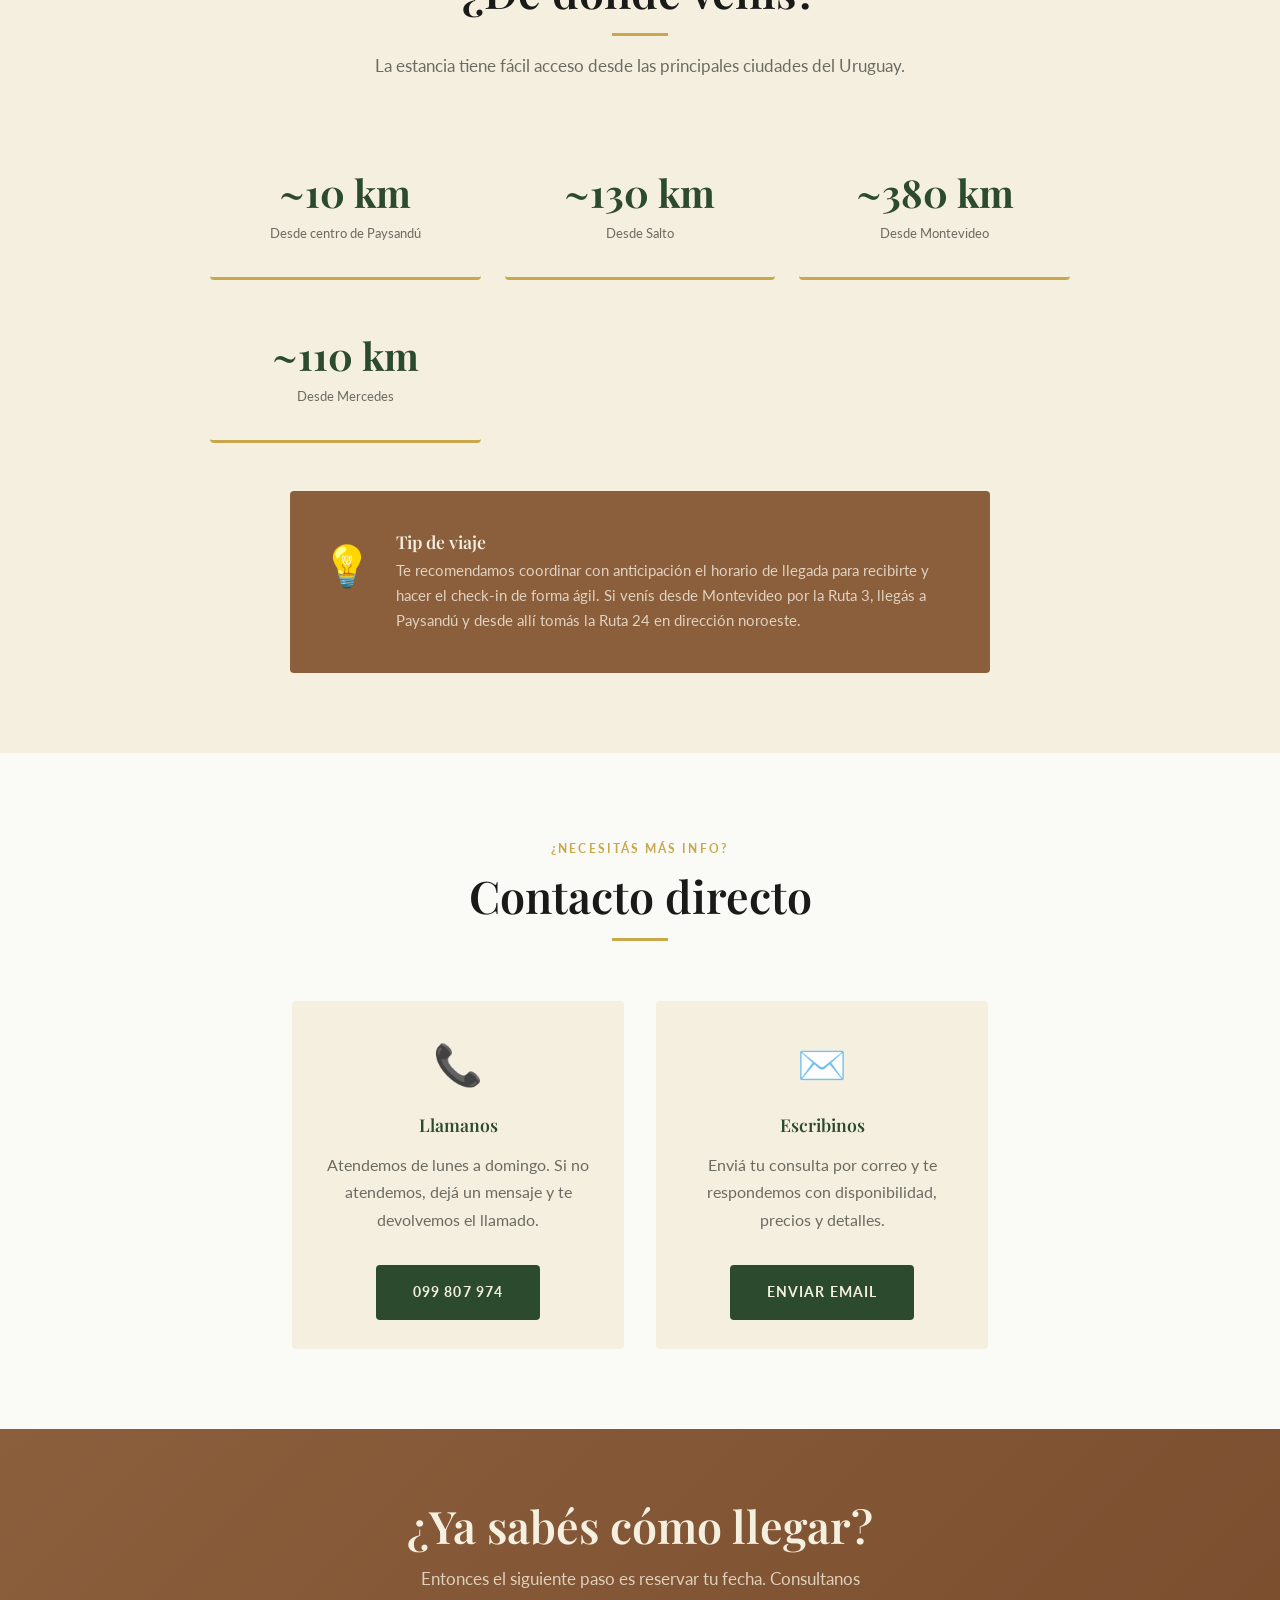
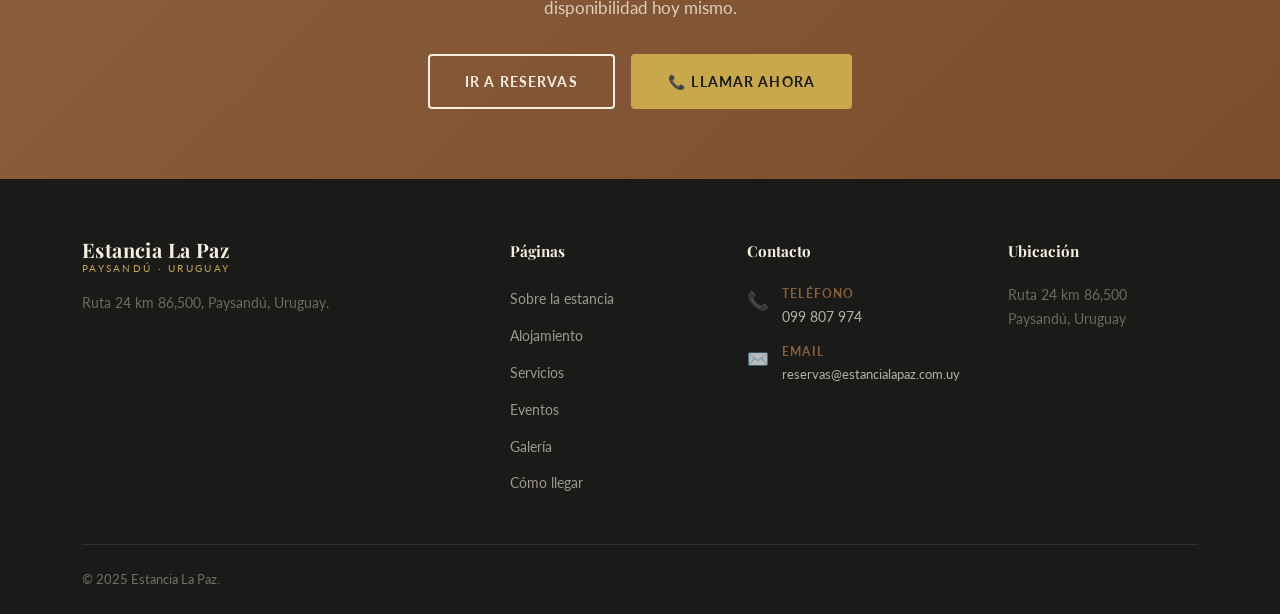
<file: ubicacion.html>
<!DOCTYPE html>
<html lang="es">
<head>
  <meta charset="UTF-8">
  <meta name="viewport" content="width=device-width, initial-scale=1.0">
  <meta name="description" content="Cómo llegar a Estancia La Paz. Ruta 24 km 86,500, Paysandú, Uruguay. Indicaciones y mapa de acceso.">
  <title>Cómo Llegar | Estancia La Paz</title>
  <link rel="stylesheet" href="css/style.css">
</head>
<body>

<nav id="navbar" class="nav-light">
  <div class="container">
    <div class="nav-inner">
      <a href="index.html" class="nav-logo">Estancia La Paz<span>Paysandú · Uruguay</span></a>
      <ul class="nav-links" role="list">
        <li><a href="index.html" class="nav-link">Inicio</a></li>
        <li><a href="sobre.html" class="nav-link">Sobre la Estancia</a></li>
        <li><a href="alojamiento.html" class="nav-link">Alojamiento</a></li>
        <li><a href="servicios.html" class="nav-link">Servicios</a></li>
        <li><a href="eventos.html" class="nav-link">Eventos</a></li>
        <li><a href="galeria.html" class="nav-link">Galería</a></li>
        <li><a href="ubicacion.html" class="nav-link">Cómo Llegar</a></li>
        <li><a href="reservas.html" class="btn btn--primario" style="padding:0.5rem 1.2rem;">Reservar</a></li>
      </ul>
      <button class="hamburger" aria-label="Abrir menú" aria-expanded="false"><span></span><span></span><span></span></button>
    </div>
  </div>
</nav>

<div class="page-hero">
  <div class="container">
    <div class="breadcrumb"><a href="index.html">Inicio</a><span>›</span><span>Cómo Llegar</span></div>
    <span class="etiqueta">Encontranos fácilmente</span>
    <h1>Ubicación y Cómo Llegar</h1>
    <p>Estamos en Ruta 24 km 86,500, Paysandú, Uruguay. Fácil acceso desde la ciudad y desde otras localidades.</p>
  </div>
</div>

<!-- MAPA Y DATOS -->
<section class="section">
  <div class="container">
    <div class="ubicacion-grid">

      <div class="ubicacion-info fade-in">
        <span class="etiqueta">Nuestra dirección</span>
        <h2>Estancia La Paz</h2>
        <span class="separador separador--izq"></span>

        <div class="datos-contacto">
          <div class="dato-item">
            <span class="dato-icon">📍</span>
            <div>
              <strong>Dirección</strong>
              Ruta 24, kilómetro 86,500<br>
              Paysandú, Uruguay
            </div>
          </div>
          <div class="dato-item">
            <span class="dato-icon">📞</span>
            <div>
              <strong>Teléfono</strong>
              <a href="tel:+59899807974">099 807 974</a>
            </div>
          </div>
          <div class="dato-item">
            <span class="dato-icon">✉️</span>
            <div>
              <strong>Correo electrónico</strong>
              <a href="mailto:reservas@estancialapaz.com.uy">reservas@estancialapaz.com.uy</a>
            </div>
          </div>
          <div class="dato-item">
            <span class="dato-icon">🕐</span>
            <div>
              <strong>Horario de atención</strong>
              Lunes a viernes: 9:00 – 19:00 hs<br>
              Sábados y domingos: 9:00 – 13:00 hs
            </div>
          </div>
        </div>

        <div class="como-llegar">
          <h4>📌 Cómo llegar paso a paso</h4>
          <ol>
            <li>Desde el centro de Paysandú, tomá la Ruta 24 en dirección noroeste.</li>
            <li>Seguí por Ruta 24 aproximadamente 10–12 km.</li>
            <li>Al llegar al kilómetro 86,500, buscá el acceso señalizado de Estancia La Paz a la derecha de la ruta.</li>
            <li>Entrá por el camino de acceso hasta la estancia (aproximadamente 200 metros).</li>
          </ol>
        </div>

        <div style="margin-top:2rem; display:flex; gap:1rem; flex-wrap:wrap;">
          <a href="https://maps.google.com/?q=Ruta+24+km+86500+Paysandu+Uruguay" target="_blank" rel="noopener" class="btn btn--primario">📍 Abrir en Google Maps</a>
          <a href="https://wa.me/59899807974?text=Hola,%20quiero%20consultar%20sobre%20la%20estancia" target="_blank" rel="noopener" class="btn btn--borde-oscuro">💬 WhatsApp</a>
        </div>
      </div>

      <div class="fade-in">
        <div class="mapa-wrap">
          <!--
            ══════════════════════════════════════════════════
            MAPA DE GOOGLE MAPS
            Para insertar el mapa real:
            1. Ir a Google Maps y buscar la dirección exacta.
            2. Hacer clic en "Compartir" > "Insertar un mapa".
            3. Copiar el código <iframe> que Google provee.
            4. Reemplazar el iframe de abajo con ese código.
            ══════════════════════════════════════════════════
          -->
          <iframe
            src="https://www.google.com/maps/embed?pb=!1m18!1m12!1m3!1d50000!2d-58.06!3d-32.32!2m3!1f0!2f0!3f0!3m2!1i1024!2i768!4f13.1!3m3!1m2!1s0x0%3A0x0!2zMzLCsDE5JzEyLjAiUyA1OMKwMDMnMzYuMCJX!5e0!3m2!1ses!2suy!4v1234567890"
            width="100%"
            height="100%"
            style="border:0;"
            allowfullscreen=""
            loading="lazy"
            referrerpolicy="no-referrer-when-downgrade"
            title="Mapa de Estancia La Paz, Ruta 24 km 86,500, Paysandú">
          </iframe>
        </div>
        <p style="font-size:0.8rem; color:var(--gris); margin-top:0.6rem; text-align:center;">
          📍 Ruta 24 km 86,500 · Paysandú, Uruguay
        </p>
      </div>

    </div>
  </div>
</section>

<!-- DESDE DISTINTOS PUNTOS -->
<section class="section section--bg">
  <div class="container">
    <div class="seccion-intro fade-in">
      <span class="etiqueta">Distancias</span>
      <h2>¿De dónde venís?</h2>
      <span class="separador"></span>
      <p>La estancia tiene fácil acceso desde las principales ciudades del Uruguay.</p>
    </div>

    <div style="display:grid; grid-template-columns:repeat(auto-fit, minmax(200px,1fr)); gap:1.5rem; max-width:860px; margin:0 auto;" class="fade-in">
      <div class="capacidad-stat">
        <strong>~10 km</strong>
        <span>Desde centro de Paysandú</span>
      </div>
      <div class="capacidad-stat">
        <strong>~130 km</strong>
        <span>Desde Salto</span>
      </div>
      <div class="capacidad-stat">
        <strong>~380 km</strong>
        <span>Desde Montevideo</span>
      </div>
      <div class="capacidad-stat">
        <strong>~110 km</strong>
        <span>Desde Mercedes</span>
      </div>
    </div>

    <div class="cocina-banner" style="max-width:700px; margin:3rem auto 0;">
      <div class="cocina-banner-icon">💡</div>
      <div>
        <h4>Tip de viaje</h4>
        <p>Te recomendamos coordinar con anticipación el horario de llegada para recibirte y hacer el check-in de forma ágil. Si venís desde Montevideo por la Ruta 3, llegás a Paysandú y desde allí tomás la Ruta 24 en dirección noroeste.</p>
      </div>
    </div>
  </div>
</section>

<!-- CONTACTO RÁPIDO -->
<section class="section">
  <div class="container container--narrow">
    <div class="seccion-intro fade-in">
      <span class="etiqueta">¿Necesitás más info?</span>
      <h2>Contacto directo</h2>
      <span class="separador"></span>
    </div>
    <div style="display:grid; grid-template-columns:1fr 1fr; gap:2rem;" class="fade-in">
      <div class="info-box" style="text-align:center;">
        <div style="font-size:2.5rem; margin-bottom:1rem;">📞</div>
        <h4>Llamanos</h4>
        <p>Atendemos de lunes a domingo. Si no atendemos, dejá un mensaje y te devolvemos el llamado.</p>
        <a href="tel:+59899807974" class="btn btn--primario" style="margin-top:1rem; display:inline-block;">099 807 974</a>
      </div>
      <div class="info-box" style="text-align:center;">
        <div style="font-size:2.5rem; margin-bottom:1rem;">✉️</div>
        <h4>Escribinos</h4>
        <p>Enviá tu consulta por correo y te respondemos con disponibilidad, precios y detalles.</p>
        <a href="mailto:reservas@estancialapaz.com.uy" class="btn btn--primario" style="margin-top:1rem; display:inline-block;">Enviar email</a>
      </div>
    </div>
  </div>
</section>

<section class="cta-banner">
  <div class="container">
    <h2 class="fade-in">¿Ya sabés cómo llegar?</h2>
    <p class="fade-in">Entonces el siguiente paso es reservar tu fecha. Consultanos disponibilidad hoy mismo.</p>
    <div class="btn-group fade-in">
      <a href="reservas.html" class="btn btn--borde">Ir a reservas</a>
      <a href="tel:+59899807974" class="btn btn--dorado">📞 Llamar ahora</a>
    </div>
  </div>
</section>

<footer>
  <div class="container">
    <div class="footer-grid">
      <div class="footer-brand"><a href="index.html" class="nav-logo" style="color:var(--crema);display:block;margin-bottom:1rem;">Estancia La Paz<span>Paysandú · Uruguay</span></a><p>Ruta 24 km 86,500, Paysandú, Uruguay.</p></div>
      <div class="footer-col"><h5>Páginas</h5><ul><li><a href="sobre.html">Sobre la estancia</a></li><li><a href="alojamiento.html">Alojamiento</a></li><li><a href="servicios.html">Servicios</a></li><li><a href="eventos.html">Eventos</a></li><li><a href="galeria.html">Galería</a></li><li><a href="ubicacion.html">Cómo llegar</a></li></ul></div>
      <div class="footer-col"><h5>Contacto</h5><div class="dato-item" style="margin-bottom:0.8rem;"><span class="dato-icon">📞</span><div><strong>Teléfono</strong><a href="tel:+59899807974" style="color:rgba(245,239,224,0.7)">099 807 974</a></div></div><div class="dato-item"><span class="dato-icon">✉️</span><div><strong>Email</strong><a href="mailto:reservas@estancialapaz.com.uy" style="color:rgba(245,239,224,0.7);font-size:0.82rem;">reservas@estancialapaz.com.uy</a></div></div></div>
      <div class="footer-col"><h5>Ubicación</h5><p style="font-size:0.85rem;">Ruta 24 km 86,500<br>Paysandú, Uruguay</p></div>
    </div>
    <div class="footer-bottom"><span>© 2025 Estancia La Paz.</span></div>
  </div>
</footer>

<script src="js/main.js"></script>
</body>
</html>
</file>
<file: css/style.css>
/* ============================================================
   ESTANCIA LA PAZ — Stylesheet
   Paleta: Tierra, verde profundo, crema, dorado suave
   Tipografía: Playfair Display + Lato
   ============================================================ */

@import url('https://fonts.googleapis.com/css2?family=Playfair+Display:ital,wght@0,400;0,600;0,700;1,400;1,600&family=Lato:wght@300;400;700&display=swap');

/* ── RESET & BASE ─────────────────────────────────────────── */
*, *::before, *::after { box-sizing: border-box; margin: 0; padding: 0; }

:root {
  --verde:      #2C4A2E;
  --verde-med:  #3D6B40;
  --verde-claro:#5A8F5E;
  --tierra:     #8B5E3C;
  --tierra-claro:#C4936A;
  --crema:      #F5EFE0;
  --crema-oscuro:#E8DCC8;
  --blanco:     #FAFAF7;
  --negro:      #1A1A18;
  --gris:       #6B6B60;
  --dorado:     #C9A84C;

  --fuente-titulo: 'Playfair Display', Georgia, serif;
  --fuente-cuerpo: 'Lato', 'Helvetica Neue', sans-serif;

  --sombra-suave: 0 4px 24px rgba(0,0,0,0.08);
  --sombra-media: 0 8px 40px rgba(0,0,0,0.14);
  --radio: 4px;

  --nav-h: 72px;
  --transicion: 0.3s ease;
}

html { scroll-behavior: smooth; font-size: 16px; }

body {
  font-family: var(--fuente-cuerpo);
  color: var(--negro);
  background: var(--blanco);
  line-height: 1.7;
  overflow-x: hidden;
}

img { max-width: 100%; height: auto; display: block; }

a { color: inherit; text-decoration: none; }

ul { list-style: none; }

/* ── TIPOGRAFÍA ───────────────────────────────────────────── */
h1, h2, h3, h4 { font-family: var(--fuente-titulo); line-height: 1.2; }

h1 { font-size: clamp(2.4rem, 6vw, 4.2rem); font-weight: 700; }
h2 { font-size: clamp(1.8rem, 4vw, 2.8rem); font-weight: 600; }
h3 { font-size: clamp(1.2rem, 2.5vw, 1.6rem); font-weight: 600; }
h4 { font-size: 1.1rem; font-weight: 600; }

p { font-size: 1rem; color: var(--gris); margin-bottom: 1rem; }
p:last-child { margin-bottom: 0; }

.lead {
  font-size: 1.15rem;
  font-weight: 300;
  color: var(--negro);
  line-height: 1.8;
}

/* ── UTILIDADES ───────────────────────────────────────────── */
.container { max-width: 1180px; margin: 0 auto; padding: 0 2rem; }
.container--narrow { max-width: 760px; margin: 0 auto; padding: 0 2rem; }

.section { padding: 80px 0; }
.section--bg { background: var(--crema); }
.section--verde { background: var(--verde); color: var(--crema); }
.section--verde p { color: var(--crema-oscuro); }

.seccion-intro { text-align: center; max-width: 680px; margin: 0 auto 60px; }
.seccion-intro h2 { margin-bottom: 1rem; }
.seccion-intro p { font-size: 1.05rem; }

.separador {
  display: block;
  width: 56px;
  height: 3px;
  background: var(--dorado);
  margin: 1rem auto;
}
.separador--izq { margin: 1rem 0; }

.etiqueta {
  display: inline-block;
  font-family: var(--fuente-cuerpo);
  font-size: 0.72rem;
  font-weight: 700;
  letter-spacing: 0.18em;
  text-transform: uppercase;
  color: var(--tierra);
  margin-bottom: 0.6rem;
}
.seccion-intro .etiqueta { color: var(--dorado); }
.section--verde .etiqueta { color: var(--dorado); }

/* ── BOTONES ──────────────────────────────────────────────── */
.btn {
  display: inline-block;
  padding: 0.85rem 2.2rem;
  border-radius: var(--radio);
  font-family: var(--fuente-cuerpo);
  font-size: 0.88rem;
  font-weight: 700;
  letter-spacing: 0.08em;
  text-transform: uppercase;
  cursor: pointer;
  border: 2px solid transparent;
  transition: background var(--transicion), color var(--transicion), border-color var(--transicion), transform var(--transicion);
}
.btn:hover { transform: translateY(-2px); }

.btn--primario {
  background: var(--verde);
  color: var(--crema);
  border-color: var(--verde);
}
.btn--primario:hover { background: var(--verde-med); border-color: var(--verde-med); }

.btn--dorado {
  background: var(--dorado);
  color: var(--negro);
  border-color: var(--dorado);
}
.btn--dorado:hover { background: #b8933e; border-color: #b8933e; }

.btn--borde {
  background: transparent;
  color: var(--crema);
  border-color: var(--crema);
}
.btn--borde:hover { background: var(--crema); color: var(--verde); }

.btn--borde-oscuro {
  background: transparent;
  color: var(--verde);
  border-color: var(--verde);
}
.btn--borde-oscuro:hover { background: var(--verde); color: var(--crema); }

/* ── NAVBAR ───────────────────────────────────────────────── */
#navbar {
  position: fixed;
  top: 0; left: 0; right: 0;
  height: var(--nav-h);
  z-index: 1000;
  transition: background var(--transicion), box-shadow var(--transicion);
}
#navbar.scrolled {
  background: rgba(44, 74, 46, 0.97);
  box-shadow: 0 2px 20px rgba(0,0,0,0.18);
  backdrop-filter: blur(8px);
}
#navbar.nav-light {
  background: rgba(250,250,247,0.97);
  box-shadow: var(--sombra-suave);
}
#navbar.nav-light .nav-logo,
#navbar.nav-light .nav-link { color: var(--verde); }
#navbar.nav-light .nav-logo span { color: var(--tierra); }
#navbar.nav-light .hamburger span { background: var(--verde); }
#navbar.nav-light .btn--borde { color: var(--verde); border-color: var(--verde); }
#navbar.nav-light .btn--borde:hover { background: var(--verde); color: var(--crema); }

.nav-inner {
  display: flex;
  align-items: center;
  justify-content: space-between;
  height: 100%;
}

.nav-logo {
  font-family: var(--fuente-titulo);
  font-size: 1.25rem;
  font-weight: 700;
  color: var(--crema);
  line-height: 1.1;
  letter-spacing: 0.02em;
}
.nav-logo span { color: var(--dorado); display: block; font-size: 0.65rem; font-weight: 400; letter-spacing: 0.22em; text-transform: uppercase; font-family: var(--fuente-cuerpo); margin-top: 2px; }

.nav-links {
  display: flex;
  align-items: center;
  gap: 1.6rem;
}

.nav-link {
  font-size: 0.82rem;
  font-weight: 700;
  letter-spacing: 0.1em;
  text-transform: uppercase;
  color: rgba(245,239,224,0.9);
  transition: color var(--transicion);
  position: relative;
  padding-bottom: 3px;
}
.nav-link::after {
  content: '';
  position: absolute;
  bottom: 0; left: 0;
  width: 0; height: 2px;
  background: var(--dorado);
  transition: width var(--transicion);
}
.nav-link:hover { color: var(--crema); }
.nav-link:hover::after { width: 100%; }

.hamburger {
  display: none;
  flex-direction: column;
  gap: 5px;
  cursor: pointer;
  padding: 6px;
  background: none;
  border: none;
}
.hamburger span {
  display: block;
  width: 24px;
  height: 2px;
  background: var(--crema);
  transition: var(--transicion);
}

/* ── HERO ─────────────────────────────────────────────────── */
.hero {
  position: relative;
  min-height: 100vh;
  display: flex;
  align-items: center;
  overflow: hidden;
}

.hero-bg {
  position: absolute;
  inset: 0;
  background: linear-gradient(135deg, #1a3020 0%, #2C4A2E 50%, #3D6B40 100%);
  z-index: 0;
}

/* Placeholder decorativo para el hero */
.hero-img-placeholder {
  position: absolute;
  inset: 0;
  background:
    radial-gradient(ellipse at 70% 50%, rgba(90,143,94,0.25) 0%, transparent 60%),
    radial-gradient(ellipse at 30% 80%, rgba(201,168,76,0.1) 0%, transparent 50%);
  z-index: 1;
}

/* Cuando se inserta imagen real */
.hero-img {
  position: absolute;
  inset: 0;
  object-fit: cover;
  width: 100%;
  height: 100%;
  z-index: 1;
  opacity: 0.45;
}

.hero-overlay {
  position: absolute;
  inset: 0;
  background: linear-gradient(to right, rgba(26,48,32,0.88) 40%, rgba(26,48,32,0.3) 100%);
  z-index: 2;
}

.hero-content {
  position: relative;
  z-index: 3;
  color: var(--crema);
  max-width: 640px;
  padding: calc(var(--nav-h) + 40px) 0 80px;
}

.hero-eyebrow {
  font-family: var(--fuente-cuerpo);
  font-size: 0.75rem;
  font-weight: 700;
  letter-spacing: 0.25em;
  text-transform: uppercase;
  color: var(--dorado);
  margin-bottom: 1.2rem;
  display: flex;
  align-items: center;
  gap: 0.8rem;
}
.hero-eyebrow::before {
  content: '';
  display: inline-block;
  width: 32px;
  height: 1px;
  background: var(--dorado);
}

.hero h1 {
  color: var(--crema);
  margin-bottom: 1.4rem;
  text-shadow: 0 2px 12px rgba(0,0,0,0.3);
}

.hero p.lead {
  color: rgba(245,239,224,0.85);
  margin-bottom: 2.2rem;
  font-size: 1.1rem;
  max-width: 520px;
}

.hero-actions { display: flex; gap: 1rem; flex-wrap: wrap; }

.hero-scroll {
  position: absolute;
  bottom: 2rem;
  left: 50%;
  transform: translateX(-50%);
  z-index: 3;
  display: flex;
  flex-direction: column;
  align-items: center;
  gap: 0.4rem;
  color: rgba(245,239,224,0.6);
  font-size: 0.7rem;
  letter-spacing: 0.15em;
  text-transform: uppercase;
}
.hero-scroll-line {
  width: 1px;
  height: 40px;
  background: linear-gradient(to bottom, rgba(245,239,224,0.6), transparent);
  animation: scrollLine 2s ease-in-out infinite;
}
@keyframes scrollLine {
  0%,100% { opacity: 0.6; transform: scaleY(1); }
  50% { opacity: 1; transform: scaleY(1.1); }
}

/* ── DESTACADOS (ÍCONOS) ──────────────────────────────────── */
.destacados {
  background: var(--verde);
  padding: 48px 0;
}
.destacados-grid {
  display: grid;
  grid-template-columns: repeat(auto-fit, minmax(180px, 1fr));
  gap: 1.5rem;
  text-align: center;
}
.destacado-item {
  color: var(--crema);
  padding: 1.2rem 1rem;
  border-right: 1px solid rgba(245,239,224,0.1);
}
.destacado-item:last-child { border-right: none; }
.destacado-icon { font-size: 1.8rem; margin-bottom: 0.6rem; }
.destacado-titulo {
  font-family: var(--fuente-titulo);
  font-size: 1rem;
  margin-bottom: 0.2rem;
  color: var(--crema);
}
.destacado-desc { font-size: 0.82rem; color: rgba(245,239,224,0.65); }

/* ── SOBRE ────────────────────────────────────────────────── */
.sobre-grid {
  display: grid;
  grid-template-columns: 1fr 1fr;
  gap: 5rem;
  align-items: center;
}
.sobre-img-wrap {
  position: relative;
}
.sobre-img-frame {
  width: 100%;
  aspect-ratio: 4/5;
  background: var(--crema-oscuro);
  border-radius: var(--radio);
  overflow: hidden;
  position: relative;
}
.sobre-img-frame img { width: 100%; height: 100%; object-fit: cover; }
.sobre-img-badge {
  position: absolute;
  bottom: -1.5rem;
  right: -1.5rem;
  background: var(--verde);
  color: var(--crema);
  padding: 1.4rem;
  border-radius: var(--radio);
  text-align: center;
  box-shadow: var(--sombra-media);
}
.sobre-img-badge strong {
  display: block;
  font-family: var(--fuente-titulo);
  font-size: 2rem;
  font-weight: 700;
  color: var(--dorado);
}
.sobre-img-badge span { font-size: 0.75rem; letter-spacing: 0.08em; }

.sobre-texto h2 { margin-bottom: 1rem; color: var(--verde); }
.sobre-texto p { margin-bottom: 1.2rem; }

.sobre-valores {
  display: grid;
  grid-template-columns: 1fr 1fr;
  gap: 1rem;
  margin: 1.8rem 0 2rem;
}
.valor-item {
  background: var(--crema);
  padding: 1rem;
  border-radius: var(--radio);
  border-left: 3px solid var(--dorado);
}
.valor-item strong { display: block; font-size: 0.88rem; color: var(--verde); margin-bottom: 0.2rem; }
.valor-item span { font-size: 0.8rem; color: var(--gris); }

/* ── ALOJAMIENTO ──────────────────────────────────────────── */
.aloj-grid {
  display: grid;
  grid-template-columns: repeat(auto-fit, minmax(300px, 1fr));
  gap: 2rem;
}
.aloj-card {
  background: var(--blanco);
  border-radius: var(--radio);
  overflow: hidden;
  box-shadow: var(--sombra-suave);
  transition: box-shadow var(--transicion), transform var(--transicion);
}
.aloj-card:hover { box-shadow: var(--sombra-media); transform: translateY(-4px); }

.aloj-card-img {
  width: 100%;
  aspect-ratio: 16/10;
  background: var(--crema-oscuro);
  overflow: hidden;
  position: relative;
}
.aloj-card-img img { width: 100%; height: 100%; object-fit: cover; transition: transform 0.5s ease; }
.aloj-card:hover .aloj-card-img img { transform: scale(1.04); }

.img-placeholder {
  width: 100%;
  height: 100%;
  display: flex;
  flex-direction: column;
  align-items: center;
  justify-content: center;
  background: linear-gradient(135deg, var(--crema-oscuro) 0%, var(--crema) 100%);
  color: var(--gris);
  font-size: 0.8rem;
  letter-spacing: 0.05em;
  gap: 0.5rem;
}
.img-placeholder .icon { font-size: 2rem; opacity: 0.5; }

.aloj-card-body { padding: 1.8rem; }
.aloj-card-body h3 { color: var(--verde); margin-bottom: 0.5rem; }
.aloj-card-body p { font-size: 0.92rem; margin-bottom: 1.2rem; }

.amenidades {
  display: flex;
  flex-wrap: wrap;
  gap: 0.5rem;
  margin-bottom: 1.4rem;
}
.amenidad {
  background: var(--crema);
  border: 1px solid var(--crema-oscuro);
  padding: 0.3rem 0.8rem;
  border-radius: 99px;
  font-size: 0.78rem;
  color: var(--gris);
}

/* ── SERVICIOS ────────────────────────────────────────────── */
.servicios-grid {
  display: grid;
  grid-template-columns: repeat(auto-fit, minmax(240px, 1fr));
  gap: 2rem;
}
.servicio-card {
  background: rgba(245,239,224,0.08);
  border: 1px solid rgba(245,239,224,0.15);
  border-radius: var(--radio);
  padding: 2rem 1.8rem;
  transition: background var(--transicion), border-color var(--transicion);
}
.servicio-card:hover {
  background: rgba(245,239,224,0.12);
  border-color: rgba(201,168,76,0.4);
}
.servicio-icon { font-size: 2.2rem; margin-bottom: 1rem; }
.servicio-card h3 { color: var(--crema); margin-bottom: 0.5rem; font-size: 1.1rem; }
.servicio-card p { font-size: 0.88rem; }

/* ── COCINA INFO ──────────────────────────────────────────── */
.cocina-banner {
  background: var(--tierra);
  color: var(--crema);
  padding: 2.5rem 2rem;
  border-radius: var(--radio);
  margin-top: 3rem;
  display: flex;
  align-items: flex-start;
  gap: 1.5rem;
}
.cocina-banner-icon { font-size: 2.5rem; flex-shrink: 0; }
.cocina-banner h4 { color: var(--crema); margin-bottom: 0.4rem; font-size: 1.1rem; }
.cocina-banner p { font-size: 0.92rem; color: rgba(245,239,224,0.8); margin: 0; }

/* ── EVENTOS ──────────────────────────────────────────────── */
.eventos-split {
  display: grid;
  grid-template-columns: 1fr 1fr;
  gap: 5rem;
  align-items: center;
}
.eventos-img-wrap {
  position: relative;
}
.eventos-img-frame {
  width: 100%;
  aspect-ratio: 3/2.2;
  background: var(--crema-oscuro);
  border-radius: var(--radio);
  overflow: hidden;
}
.eventos-img-frame img { width: 100%; height: 100%; object-fit: cover; }

.eventos-tipos {
  display: grid;
  grid-template-columns: 1fr 1fr;
  gap: 0.8rem;
  margin: 1.8rem 0 2rem;
}
.evento-tipo {
  display: flex;
  align-items: center;
  gap: 0.6rem;
  font-size: 0.88rem;
  color: var(--verde);
  font-weight: 700;
}
.evento-tipo::before {
  content: '';
  width: 8px;
  height: 8px;
  background: var(--dorado);
  border-radius: 50%;
  flex-shrink: 0;
}

/* ── CAPACIDAD ────────────────────────────────────────────── */
.capacidad-grid {
  display: grid;
  grid-template-columns: repeat(3, 1fr);
  gap: 1.5rem;
  margin: 2.5rem 0;
}
.capacidad-stat {
  text-align: center;
  padding: 2rem;
  background: var(--crema);
  border-radius: var(--radio);
  border-bottom: 3px solid var(--dorado);
}
.capacidad-stat strong {
  display: block;
  font-family: var(--fuente-titulo);
  font-size: 2.4rem;
  color: var(--verde);
  line-height: 1;
  margin-bottom: 0.4rem;
}
.capacidad-stat span { font-size: 0.82rem; color: var(--gris); }

/* ── GALERÍA ──────────────────────────────────────────────── */
.galeria-masonry {
  columns: 3;
  column-gap: 1.2rem;
}
.galeria-item {
  break-inside: avoid;
  margin-bottom: 1.2rem;
  border-radius: var(--radio);
  overflow: hidden;
  cursor: pointer;
  position: relative;
}
.galeria-item img {
  width: 100%;
  display: block;
  transition: transform 0.5s ease;
}
.galeria-item:hover img { transform: scale(1.04); }
.galeria-item-overlay {
  position: absolute;
  inset: 0;
  background: rgba(44,74,46,0.5);
  opacity: 0;
  transition: opacity var(--transicion);
  display: flex;
  align-items: center;
  justify-content: center;
  color: white;
  font-size: 1.8rem;
}
.galeria-item:hover .galeria-item-overlay { opacity: 1; }

.galeria-ph { background: var(--crema-oscuro); }
.galeria-ph-1 { height: 260px; }
.galeria-ph-2 { height: 180px; }
.galeria-ph-3 { height: 220px; }

/* Lightbox */
.lightbox {
  position: fixed;
  inset: 0;
  background: rgba(0,0,0,0.92);
  z-index: 2000;
  display: none;
  align-items: center;
  justify-content: center;
}
.lightbox.active { display: flex; }
.lightbox-img { max-width: 90vw; max-height: 88vh; border-radius: var(--radio); }
.lightbox-close {
  position: absolute;
  top: 1.5rem; right: 1.5rem;
  font-size: 2rem;
  color: white;
  cursor: pointer;
  background: none;
  border: none;
  line-height: 1;
}

/* ── UBICACIÓN ────────────────────────────────────────────── */
.ubicacion-grid {
  display: grid;
  grid-template-columns: 1fr 1.3fr;
  gap: 4rem;
  align-items: start;
}
.mapa-wrap {
  border-radius: var(--radio);
  overflow: hidden;
  box-shadow: var(--sombra-media);
  height: 420px;
  background: var(--crema-oscuro);
}
.mapa-wrap iframe { width: 100%; height: 100%; border: 0; }

.ubicacion-info h2 { color: var(--verde); margin-bottom: 0.5rem; }
.ubicacion-info .separador--izq { margin-bottom: 1.8rem; }

.datos-contacto { display: flex; flex-direction: column; gap: 1.2rem; margin-bottom: 2rem; }
.dato-item {
  display: flex;
  align-items: flex-start;
  gap: 0.8rem;
  font-size: 0.95rem;
}
.dato-item .dato-icon { font-size: 1.1rem; flex-shrink: 0; margin-top: 2px; }
.dato-item strong { display: block; font-size: 0.75rem; letter-spacing: 0.1em; text-transform: uppercase; color: var(--tierra); margin-bottom: 0.1rem; }

.como-llegar {
  background: var(--crema);
  padding: 1.5rem;
  border-radius: var(--radio);
  margin-top: 1.5rem;
  border-left: 3px solid var(--verde);
}
.como-llegar h4 { color: var(--verde); margin-bottom: 0.8rem; }
.como-llegar ol { padding-left: 1.2rem; }
.como-llegar ol li { font-size: 0.9rem; color: var(--gris); margin-bottom: 0.4rem; }

/* ── RESERVAS ─────────────────────────────────────────────── */
.reservas-hero {
  background: linear-gradient(135deg, var(--verde) 0%, var(--verde-med) 100%);
  padding: 80px 0;
  color: var(--crema);
  text-align: center;
}
.reservas-hero h1 { color: var(--crema); margin-bottom: 0.8rem; }
.reservas-hero p.lead { color: rgba(245,239,224,0.8); max-width: 560px; margin: 0 auto; }

.reservas-grid {
  display: grid;
  grid-template-columns: 1.2fr 1fr;
  gap: 4rem;
  align-items: start;
}

.form-card {
  background: var(--blanco);
  border-radius: var(--radio);
  padding: 2.5rem;
  box-shadow: var(--sombra-media);
}
.form-card h3 { color: var(--verde); margin-bottom: 1.8rem; }

.form-group { margin-bottom: 1.2rem; }
.form-group label {
  display: block;
  font-size: 0.8rem;
  font-weight: 700;
  letter-spacing: 0.08em;
  text-transform: uppercase;
  color: var(--verde);
  margin-bottom: 0.4rem;
}
.form-group input,
.form-group select,
.form-group textarea {
  width: 100%;
  padding: 0.8rem 1rem;
  border: 1.5px solid var(--crema-oscuro);
  border-radius: var(--radio);
  font-family: var(--fuente-cuerpo);
  font-size: 0.95rem;
  color: var(--negro);
  background: var(--blanco);
  transition: border-color var(--transicion);
}
.form-group input:focus,
.form-group select:focus,
.form-group textarea:focus {
  outline: none;
  border-color: var(--verde);
}
.form-group textarea { resize: vertical; min-height: 120px; }

.form-row { display: grid; grid-template-columns: 1fr 1fr; gap: 1rem; }

.form-submit { width: 100%; padding: 1rem; font-size: 0.95rem; }

.info-contacto-card {
  display: flex;
  flex-direction: column;
  gap: 1.5rem;
}

.info-box {
  background: var(--crema);
  padding: 1.8rem;
  border-radius: var(--radio);
}
.info-box h4 { color: var(--verde); margin-bottom: 1rem; }

.info-box .dato-item { margin-bottom: 1rem; }
.info-box .dato-item:last-child { margin-bottom: 0; }

.politica-lista { display: flex; flex-direction: column; gap: 0.6rem; }
.politica-lista li {
  font-size: 0.88rem;
  color: var(--gris);
  padding-left: 1rem;
  position: relative;
}
.politica-lista li::before {
  content: '✓';
  position: absolute;
  left: 0;
  color: var(--verde);
  font-weight: 700;
}

.form-success {
  display: none;
  text-align: center;
  padding: 3rem 2rem;
}
.form-success-icon { font-size: 3rem; margin-bottom: 1rem; }
.form-success h3 { color: var(--verde); margin-bottom: 0.5rem; }

/* ── CTA BANNER ───────────────────────────────────────────── */
.cta-banner {
  background: linear-gradient(135deg, var(--tierra) 0%, #7a4d2e 100%);
  padding: 70px 0;
  text-align: center;
}
.cta-banner h2 { color: var(--crema); margin-bottom: 0.8rem; }
.cta-banner p { color: rgba(245,239,224,0.8); max-width: 540px; margin: 0 auto 2rem; font-size: 1.05rem; }
.cta-banner .btn-group { display: flex; gap: 1rem; justify-content: center; flex-wrap: wrap; }

/* ── TESTIMONIOS ──────────────────────────────────────────── */
.testimonios-grid {
  display: grid;
  grid-template-columns: repeat(auto-fit, minmax(280px, 1fr));
  gap: 2rem;
}
.testimonio-card {
  background: var(--blanco);
  padding: 2rem;
  border-radius: var(--radio);
  box-shadow: var(--sombra-suave);
  position: relative;
}
.testimonio-card::before {
  content: '"';
  font-family: var(--fuente-titulo);
  font-size: 5rem;
  line-height: 1;
  color: var(--crema-oscuro);
  position: absolute;
  top: 0.5rem;
  left: 1.2rem;
}
.testimonio-texto { font-style: italic; color: var(--gris); margin-bottom: 1.2rem; padding-top: 1.5rem; font-size: 0.95rem; }
.testimonio-autor strong { color: var(--negro); font-size: 0.9rem; }
.testimonio-autor span { display: block; font-size: 0.78rem; color: var(--gris); }
.estrellas { color: var(--dorado); letter-spacing: 0.1em; font-size: 0.85rem; margin-bottom: 0.5rem; }

/* ── FOOTER ───────────────────────────────────────────────── */
footer {
  background: var(--negro);
  color: rgba(245,239,224,0.7);
  padding: 60px 0 0;
}

.footer-grid {
  display: grid;
  grid-template-columns: 2fr 1fr 1fr 1fr;
  gap: 3rem;
  padding-bottom: 3rem;
  border-bottom: 1px solid rgba(245,239,224,0.1);
}

.footer-brand .nav-logo { color: var(--crema); margin-bottom: 1rem; }
.footer-brand p { font-size: 0.88rem; margin-bottom: 1.2rem; }
.footer-redes { display: flex; gap: 0.8rem; }
.red-link {
  width: 36px;
  height: 36px;
  background: rgba(245,239,224,0.1);
  border-radius: 50%;
  display: flex;
  align-items: center;
  justify-content: center;
  font-size: 0.95rem;
  transition: background var(--transicion);
}
.red-link:hover { background: var(--dorado); }

.footer-col h5 {
  font-family: var(--fuente-titulo);
  font-size: 0.95rem;
  color: var(--crema);
  margin-bottom: 1.2rem;
}
.footer-col ul { display: flex; flex-direction: column; gap: 0.6rem; }
.footer-col ul li a {
  font-size: 0.85rem;
  color: rgba(245,239,224,0.6);
  transition: color var(--transicion);
}
.footer-col ul li a:hover { color: var(--dorado); }

.footer-col .dato-item { font-size: 0.85rem; margin-bottom: 0.8rem; }
.footer-col .dato-item strong { font-size: 0.72rem; }

.footer-bottom {
  display: flex;
  align-items: center;
  justify-content: space-between;
  padding: 1.5rem 0;
  font-size: 0.8rem;
  color: rgba(245,239,224,0.4);
}

/* ── PÁGINA ACTIVA ────────────────────────────────────────── */
.page-hero {
  background: linear-gradient(135deg, var(--verde) 0%, var(--verde-med) 100%);
  padding: calc(var(--nav-h) + 60px) 0 60px;
  color: var(--crema);
}
.page-hero h1 { color: var(--crema); margin-bottom: 0.5rem; }
.page-hero p { color: rgba(245,239,224,0.75); font-size: 1.05rem; }
.breadcrumb {
  display: flex;
  gap: 0.5rem;
  font-size: 0.8rem;
  color: rgba(245,239,224,0.6);
  margin-bottom: 1rem;
}
.breadcrumb a { color: var(--dorado); }
.breadcrumb span { opacity: 0.4; }

/* ── ANIMACIONES ──────────────────────────────────────────── */
.fade-in {
  opacity: 0;
  transform: translateY(28px);
  transition: opacity 0.6s ease, transform 0.6s ease;
}
.fade-in.visible {
  opacity: 1;
  transform: translateY(0);
}

/* ── RESPONSIVE ───────────────────────────────────────────── */
@media (max-width: 1024px) {
  .footer-grid { grid-template-columns: 1fr 1fr; gap: 2rem; }
  .sobre-grid { gap: 3rem; }
  .eventos-split { gap: 3rem; }
}

@media (max-width: 768px) {
  :root { --nav-h: 64px; }
  .section { padding: 60px 0; }

  .nav-links { display: none; }
  .hamburger { display: flex; }

  .nav-links.open {
    display: flex;
    flex-direction: column;
    position: fixed;
    top: var(--nav-h);
    left: 0; right: 0;
    background: rgba(26,48,32,0.98);
    padding: 2rem;
    gap: 1.4rem;
    backdrop-filter: blur(10px);
  }

  .sobre-grid { grid-template-columns: 1fr; }
  .sobre-img-wrap { order: -1; }
  .sobre-img-badge { right: 0; bottom: -1rem; }
  .sobre-valores { grid-template-columns: 1fr; }

  .eventos-split { grid-template-columns: 1fr; }
  .capacidad-grid { grid-template-columns: 1fr 1fr; }

  .reservas-grid { grid-template-columns: 1fr; }

  .galeria-masonry { columns: 2; }

  .ubicacion-grid { grid-template-columns: 1fr; }
  .mapa-wrap { height: 300px; order: -1; }

  .footer-grid { grid-template-columns: 1fr; gap: 2rem; }
  .footer-bottom { flex-direction: column; gap: 0.5rem; text-align: center; }

  .hero-actions { flex-direction: column; align-items: flex-start; }
  .hero-actions .btn { width: 100%; max-width: 280px; text-align: center; }

  .form-row { grid-template-columns: 1fr; }
}

@media (max-width: 480px) {
  .galeria-masonry { columns: 1; }
  .capacidad-grid { grid-template-columns: 1fr; }
  .destacados-grid { grid-template-columns: 1fr 1fr; }
  .destacado-item { border-right: none; border-bottom: 1px solid rgba(245,239,224,0.1); }
}
</file>
